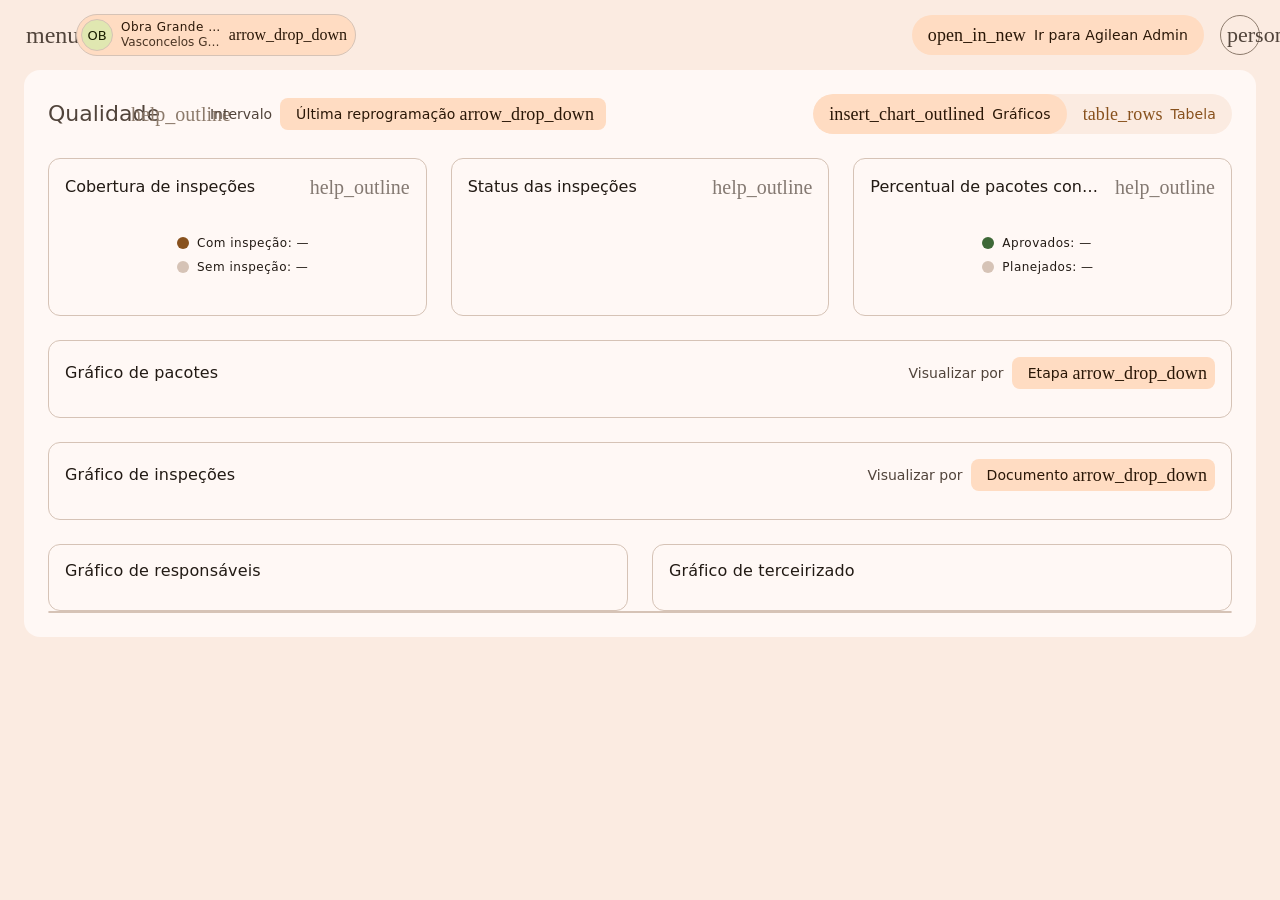
<file: index.html>
<!DOCTYPE html>
<html lang="pt-BR">
<head>
<meta charset="UTF-8">
<meta http-equiv="refresh" content="0; url=Prot%C3%B3tipo_final.html">
<title>Portal de Qualidade</title>
</head>
<body>
<p>Redirecionando para o <a href="Prot%C3%B3tipo_final.html">protótipo</a>...</p>
</body>
</html>
</file>
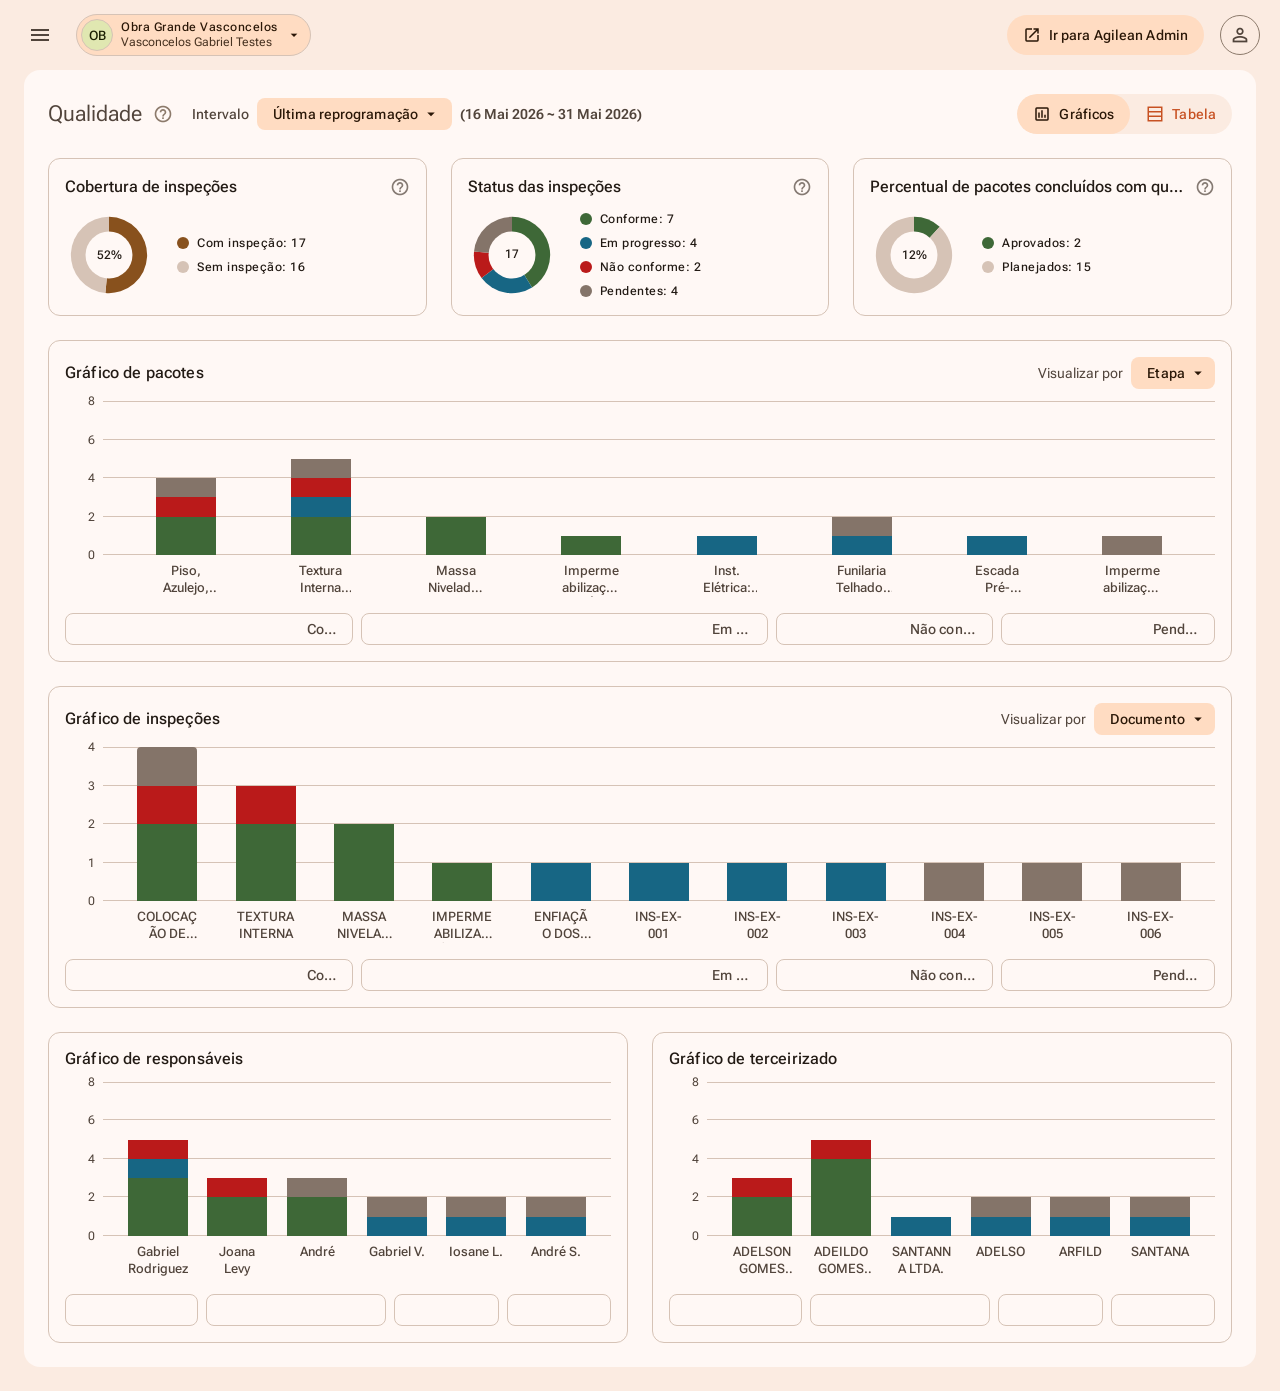
<file: Protótipo_final.html>
<!doctype html>
<html lang="pt-BR" class="product-cpo">
<head>
<meta charset="utf-8">
<meta name="viewport" content="width=device-width, initial-scale=1">
<title>Qualidade · Agilean</title>
<link rel="stylesheet" href="design-system/colors_and_type.css">
<link rel="stylesheet" href="https://fonts.googleapis.com/icon?family=Material+Icons">
<!-- MD3: tipografia padrão Material (Roboto Flex) -->
<link rel="preconnect" href="https://fonts.googleapis.com">
<link rel="preconnect" href="https://fonts.gstatic.com" crossorigin>
<link rel="stylesheet" href="https://fonts.googleapis.com/css2?family=Roboto+Flex:opsz,wght@8..144,400..700&display=swap">
<style>
  /* ============================================================
     Base
     ============================================================ */
  * { box-sizing: border-box; }

  /* =====================================================================
     MATERIAL DESIGN 3 — Camada de tokens (md.sys)
     Mapeada a partir do design system Agilean para preservar a identidade
     (indigo CPO = primary, laranja = tertiary, neutros quentes = surfaces).
     Tema: apenas claro. Tipografia: Roboto Flex.
     ===================================================================== */
  :root {
    /* ---- Fonte base do MD3 (sobrescreve DM Sans do design system) ---- */
    --font-sans: 'Roboto Flex', 'Roboto', system-ui, -apple-system, sans-serif;
    --md-ref-typeface-plain: 'Roboto Flex', 'Roboto', system-ui, sans-serif;
    --md-ref-typeface-brand: 'Roboto Flex', 'Roboto', system-ui, sans-serif;

    /* ---- Color · Primary (CPO indigo) ---- */
    --md-sys-color-primary: #4A57A0;            /* cpo-40 */
    --md-sys-color-on-primary: #FFFFFF;
    --md-sys-color-primary-container: #D1D5EC;  /* cpo-90 */
    --md-sys-color-on-primary-container: #1D2340; /* cpo-10 */
    --md-sys-color-primary-fixed: #D1D5EC;
    --md-sys-color-primary-fixed-dim: #A3ABD9;
    --md-sys-color-on-primary-fixed: #1D2340;
    --md-sys-color-on-primary-fixed-variant: #3B4680;

    /* ---- Color · Secondary (steel warm gray) ---- */
    --md-sys-color-secondary: #5c6062;          /* steel-50 */
    --md-sys-color-on-secondary: #FFFFFF;
    --md-sys-color-secondary-container: #e0e1e3; /* steel-90 */
    --md-sys-color-on-secondary-container: #27292b; /* steel-20 */

    /* ---- Color · Tertiary (brand orange — acento) ---- */
    --md-sys-color-tertiary: #FD7236;           /* brand-50 */
    --md-sys-color-on-tertiary: #FFFFFF;
    --md-sys-color-tertiary-container: #FEDBC6; /* brand-90 */
    --md-sys-color-on-tertiary-container: #5C2513; /* brand-10 */

    /* ---- Color · Error ---- */
    --md-sys-color-error: #dc2626;
    --md-sys-color-on-error: #FFFFFF;
    --md-sys-color-error-container: #fef2f2;
    --md-sys-color-on-error-container: #b91c1c;

    /* ---- Color · Surfaces (neutros quentes — a identidade da marca) ---- */
    --md-sys-color-background: #faf8f6;
    --md-sys-color-on-background: #3d2e22;
    --md-sys-color-surface: #faf8f6;            /* neutral-bg (cream) */
    --md-sys-color-on-surface: #3d2e22;         /* neutral-text (brown) */
    --md-sys-color-on-surface-variant: #5a4a3c; /* neutral-text-muted */
    --md-sys-color-surface-variant: #f0e9e2;
    --md-sys-color-surface-dim: #ece3da;
    --md-sys-color-surface-bright: #fefcfa;
    --md-sys-color-surface-container-lowest: #ffffff;
    --md-sys-color-surface-container-low: #fdfaf7;
    --md-sys-color-surface-container: #f5f0eb;  /* neutral-muted */
    --md-sys-color-surface-container-high: #efe7df;
    --md-sys-color-surface-container-highest: #e9dfd5;
    --md-sys-color-surface-tint: #4A57A0;       /* = primary, p/ overlays tonais */

    /* ---- Color · Outline / Inverse / Misc ---- */
    --md-sys-color-outline: #8c7a6b;            /* neutral-subtle — bordas de campos */
    --md-sys-color-outline-variant: #e8ddd3;    /* neutral-border — divisores */
    --md-sys-color-inverse-surface: #36302b;
    --md-sys-color-inverse-on-surface: #faf3ec;
    --md-sys-color-inverse-primary: #A3ABD9;    /* cpo-80 */
    --md-sys-color-shadow: #000000;
    --md-sys-color-scrim: rgba(45, 34, 26, 0.45);

    /* ---- Shape (corner radius) ---- */
    --md-sys-shape-corner-none: 0;
    --md-sys-shape-corner-extra-small: 4px;
    --md-sys-shape-corner-small: 8px;
    --md-sys-shape-corner-medium: 12px;
    --md-sys-shape-corner-large: 16px;
    --md-sys-shape-corner-large-increased: 20px;
    --md-sys-shape-corner-extra-large: 28px;
    --md-sys-shape-corner-full: 9999px;

    /* ---- Elevation (sombra tonal quente — não cinza genérico) ---- */
    --md-sys-elevation-0: none;
    --md-sys-elevation-1: 0 1px 2px rgba(61,46,34,0.10), 0 1px 3px 1px rgba(61,46,34,0.06);
    --md-sys-elevation-2: 0 1px 2px rgba(61,46,34,0.12), 0 2px 6px 2px rgba(61,46,34,0.08);
    --md-sys-elevation-3: 0 4px 8px 3px rgba(61,46,34,0.08), 0 1px 3px rgba(61,46,34,0.14);
    --md-sys-elevation-4: 0 6px 10px 4px rgba(61,46,34,0.08), 0 2px 3px rgba(61,46,34,0.14);
    --md-sys-elevation-5: 0 8px 12px 6px rgba(61,46,34,0.09), 0 4px 4px rgba(61,46,34,0.15);

    /* ---- State layer opacities ---- */
    --md-sys-state-hover-opacity: 0.08;
    --md-sys-state-focus-opacity: 0.10;
    --md-sys-state-pressed-opacity: 0.10;
    --md-sys-state-dragged-opacity: 0.16;

    /* ---- Motion (easing/duração) ---- */
    --md-sys-motion-easing-standard: cubic-bezier(0.2, 0, 0, 1);
    --md-sys-motion-easing-standard-decelerate: cubic-bezier(0, 0, 0, 1);
    --md-sys-motion-easing-standard-accelerate: cubic-bezier(0.3, 0, 1, 1);
    --md-sys-motion-easing-emphasized: cubic-bezier(0.2, 0, 0, 1);
    --md-sys-motion-easing-emphasized-decelerate: cubic-bezier(0.05, 0.7, 0.1, 1);
    --md-sys-motion-easing-emphasized-accelerate: cubic-bezier(0.3, 0, 0.8, 0.15);
    --md-sys-motion-duration-short: 200ms;
    --md-sys-motion-duration-medium: 300ms;
    --md-sys-motion-duration-long: 500ms;

    /* ---- Typescale (Roboto Flex) ---- */
    --md-sys-typescale-display-large-size: 57px;   --md-sys-typescale-display-large-line: 64px;   --md-sys-typescale-display-large-weight: 400; --md-sys-typescale-display-large-tracking: -0.25px;
    --md-sys-typescale-display-medium-size: 45px;  --md-sys-typescale-display-medium-line: 52px;  --md-sys-typescale-display-medium-weight: 400;
    --md-sys-typescale-display-small-size: 36px;   --md-sys-typescale-display-small-line: 44px;   --md-sys-typescale-display-small-weight: 400;
    --md-sys-typescale-headline-large-size: 32px;  --md-sys-typescale-headline-large-line: 40px;  --md-sys-typescale-headline-large-weight: 400;
    --md-sys-typescale-headline-medium-size: 28px; --md-sys-typescale-headline-medium-line: 36px; --md-sys-typescale-headline-medium-weight: 400;
    --md-sys-typescale-headline-small-size: 24px;  --md-sys-typescale-headline-small-line: 32px;  --md-sys-typescale-headline-small-weight: 400;
    --md-sys-typescale-title-large-size: 22px;     --md-sys-typescale-title-large-line: 28px;     --md-sys-typescale-title-large-weight: 500;
    --md-sys-typescale-title-medium-size: 16px;    --md-sys-typescale-title-medium-line: 24px;    --md-sys-typescale-title-medium-weight: 600; --md-sys-typescale-title-medium-tracking: 0.15px;
    --md-sys-typescale-title-small-size: 14px;     --md-sys-typescale-title-small-line: 20px;     --md-sys-typescale-title-small-weight: 600; --md-sys-typescale-title-small-tracking: 0.1px;
    --md-sys-typescale-body-large-size: 16px;      --md-sys-typescale-body-large-line: 24px;      --md-sys-typescale-body-large-weight: 400; --md-sys-typescale-body-large-tracking: 0.5px;
    --md-sys-typescale-body-medium-size: 14px;     --md-sys-typescale-body-medium-line: 20px;     --md-sys-typescale-body-medium-weight: 400; --md-sys-typescale-body-medium-tracking: 0.25px;
    --md-sys-typescale-body-small-size: 12px;      --md-sys-typescale-body-small-line: 16px;      --md-sys-typescale-body-small-weight: 400; --md-sys-typescale-body-small-tracking: 0.4px;
    --md-sys-typescale-label-large-size: 14px;     --md-sys-typescale-label-large-line: 20px;     --md-sys-typescale-label-large-weight: 500; --md-sys-typescale-label-large-tracking: 0.1px;
    --md-sys-typescale-label-medium-size: 12px;    --md-sys-typescale-label-medium-line: 16px;    --md-sys-typescale-label-medium-weight: 500; --md-sys-typescale-label-medium-tracking: 0.5px;
    --md-sys-typescale-label-small-size: 11px;     --md-sys-typescale-label-small-line: 16px;     --md-sys-typescale-label-small-weight: 500; --md-sys-typescale-label-small-tracking: 0.5px;
  }

  /* =====================================================================
     FIGMA — Paleta quente (node 68:3595 · file 1a2NH2WuhCOkheokztMsur)
     Sobrescreve os tokens MD3 da tela de Qualidade para refletir fielmente
     o design enviado (pêssego / marrom). Mantém os tokens originais acima
     como referência; este bloco vence por vir depois no cascade.
     ===================================================================== */
  :root {
    --md-sys-color-primary: #88511d;              /* Figma · primary (marrom-laranja) */
    --md-sys-color-on-primary: #ffffff;
    --md-sys-color-secondary-container: #ffdcc2;  /* pills / botões tonais */
    --md-sys-color-on-secondary-container: #2a1707;
    --md-sys-color-tertiary-container: #e0e7b1;   /* avatar do projeto */
    --md-sys-color-on-tertiary-container: #191e00;
    --md-sys-color-background: #fbebe1;           /* fundo da tela / top bar */
    --md-sys-color-on-background: #221a14;
    --md-sys-color-surface: #fff8f5;              /* painel branco / cards de gráfico */
    --md-sys-color-on-surface: #221a14;
    --md-sys-color-on-surface-variant: #51443b;
    --md-sys-color-surface-container: #fbebe1;    /* container do toggle Gráficos/Tabela */
    --md-sys-color-outline-variant: #d6c3b6;      /* bordas dos cards */
    --md-sys-color-inverse-surface: #382f28;
    --md-sys-color-inverse-on-surface: #feeee4;
  }

  body {
    margin: 0;
    background: var(--md-sys-color-background); /* Figma · #fbebe1 — sem moldura ao redor */
    font-family: var(--font-sans);
    color: var(--md-sys-color-on-surface);
    font-optical-sizing: auto;
    padding: 0;
  }
  button { font-family: inherit; }

  /* Moldura externa arredondada (visual da imagem) */
  .app-frame {
    background: var(--md-sys-color-background); /* Figma · #fbebe1 (pêssego) */
    border-radius: 0;
    box-shadow: none;
    overflow: visible; /* visible p/ não quebrar o position:sticky do .shell */
    min-height: 100vh;
  }

  /* Helpers de tipografia MD3 (uso pontual) */
  .md-display-small { font-size: var(--md-sys-typescale-display-small-size); line-height: var(--md-sys-typescale-display-small-line); font-weight: var(--md-sys-typescale-display-small-weight); }
  .md-headline-small { font-size: var(--md-sys-typescale-headline-small-size); line-height: var(--md-sys-typescale-headline-small-line); font-weight: var(--md-sys-typescale-headline-small-weight); }
  .md-title-large { font-size: var(--md-sys-typescale-title-large-size); line-height: var(--md-sys-typescale-title-large-line); font-weight: var(--md-sys-typescale-title-large-weight); }
  .md-title-medium { font-size: var(--md-sys-typescale-title-medium-size); line-height: var(--md-sys-typescale-title-medium-line); font-weight: var(--md-sys-typescale-title-medium-weight); }
  .md-label-large { font-size: var(--md-sys-typescale-label-large-size); line-height: var(--md-sys-typescale-label-large-line); font-weight: var(--md-sys-typescale-label-large-weight); letter-spacing: var(--md-sys-typescale-label-large-tracking); }

  .mi { font-family: 'Material Icons Outlined'; font-style: normal; line-height: 1; }

  /* ============================================================
     App shell (matches screenshots: hamburger + workspace + session + user)
     ============================================================ */
  /* MD3 top app bar */
  .shell {
    position: sticky; top: 0; z-index: 100;
    display: flex; align-items: center; gap: 16px;
    padding: 14px 20px; min-height: 64px;
    background: var(--md-sys-color-background); /* mesma cor pêssego do .app-frame */
  }
  /* MD3 standard icon button (40dp, full, state layer) */
  .icon-btn {
    width: 40px; height: 40px; border-radius: var(--md-sys-shape-corner-full); border: 0;
    background: transparent; flex-shrink: 0;
    display: grid; place-items: center; cursor: pointer;
    color: var(--md-sys-color-on-surface-variant);
    transition: background var(--md-sys-motion-duration-short) var(--md-sys-motion-easing-standard);
  }
  .icon-btn:hover { background: color-mix(in oklab, var(--md-sys-color-on-surface) 8%, transparent); }
  .icon-btn:active { background: color-mix(in oklab, var(--md-sys-color-on-surface) 10%, transparent); }
  .icon-btn .mi { font-size: 24px; }

  /* Workspace pill — superfície tonal MD3 */
  .ws-pill {
    display: flex; align-items: center; gap: 8px;
    padding: 4px 8px 4px 4px; border-radius: var(--md-sys-shape-corner-full);
    background: var(--md-sys-color-secondary-container);
    border: 1px solid var(--md-sys-color-outline-variant);
    cursor: pointer; max-width: 280px; min-width: 164px;
    transition: background var(--md-sys-motion-duration-short) var(--md-sys-motion-easing-standard);
  }
  .ws-pill:hover { background: color-mix(in oklab, var(--md-sys-color-on-secondary-container) 6%, var(--md-sys-color-secondary-container)); }
  .ws-pill .av {
    width: 32px; height: 32px; border-radius: var(--md-sys-shape-corner-full);
    background: var(--md-sys-color-tertiary-container); color: var(--md-sys-color-on-tertiary-container);
    border: 1px solid var(--md-sys-color-outline-variant);
    display: grid; place-items: center; font-size: 13px; font-weight: 500;
    flex-shrink: 0; /* avatar nunca encolhe */
  }
  .ws-pill .meta { line-height: 1.25; min-width: 0; flex: 1; }
  .ws-pill .meta .n {
    font-size: var(--md-sys-typescale-label-medium-size); font-weight: 500;
    letter-spacing: var(--md-sys-typescale-label-medium-tracking);
    color: var(--md-sys-color-on-secondary-container);
    white-space: nowrap; overflow: hidden; text-overflow: ellipsis;
  }
  .ws-pill .meta .s {
    font-size: var(--md-sys-typescale-body-small-size); color: var(--md-sys-color-on-secondary-container);
    font-weight: 400; opacity: 0.85;
    white-space: nowrap; overflow: hidden; text-overflow: ellipsis;
  }
  .ws-pill .car { margin-left: auto; color: var(--md-sys-color-on-secondary-container); flex-shrink: 0; }

  .shell .spacer { flex: 1; }
  /* MD3 filled-tonal button */
  .session-btn {
    display: inline-flex; align-items: center; gap: 8px;
    height: 40px; padding: 0 16px; border-radius: var(--md-sys-shape-corner-full);
    min-width: 0; /* permite encolher e o texto truncar */
    background: var(--md-sys-color-secondary-container); color: var(--md-sys-color-on-secondary-container);
    border: 0; cursor: pointer;
    font-size: var(--md-sys-typescale-label-large-size); font-weight: var(--md-sys-typescale-label-large-weight);
    letter-spacing: var(--md-sys-typescale-label-large-tracking);
    transition: background var(--md-sys-motion-duration-short) var(--md-sys-motion-easing-standard), box-shadow var(--md-sys-motion-duration-short);
  }
  .session-btn:hover {
    background: color-mix(in oklab, var(--md-sys-color-on-secondary-container) 8%, var(--md-sys-color-secondary-container));
    box-shadow: var(--md-sys-elevation-1);
  }
  .session-btn:active { background: color-mix(in oklab, var(--md-sys-color-on-secondary-container) 10%, var(--md-sys-color-secondary-container)); }
  .session-btn .mi { font-size: 18px; flex-shrink: 0; }
  .session-btn .label { overflow: hidden; text-overflow: ellipsis; white-space: nowrap; min-width: 0; }

  /* MD3 outlined icon button */
  .user-btn {
    width: 40px; height: 40px; border-radius: var(--md-sys-shape-corner-full);
    border: 1px solid var(--md-sys-color-outline); flex-shrink: 0;
    background: transparent; display: grid; place-items: center; cursor: pointer;
    color: var(--md-sys-color-on-surface-variant);
    transition: background var(--md-sys-motion-duration-short) var(--md-sys-motion-easing-standard);
  }
  .user-btn:hover { background: color-mix(in oklab, var(--md-sys-color-on-surface) 8%, transparent); }
  .user-btn .mi { font-size: 22px; }

  /* ============================================================
     Page content
     ============================================================ */
  .page {
    padding: 0 24px 24px;
  }

  /* Painel branco arredondado do Figma (Panel / Singleton) que envolve
     header + indicadores + gráficos. */
  .panel {
    background: var(--md-sys-color-surface);          /* #fff8f5 */
    border-radius: var(--md-sys-shape-corner-large);  /* 16px */
    padding: 24px;
    display: flex; flex-direction: column; gap: 24px;
  }

  .breadcrumb {
    display: grid;
    grid-template-columns: auto 1fr auto;
    grid-template-areas: "title interval tabs";
    align-items: center;
    column-gap: 16px;
    font-size: 22px; font-weight: 600;
    margin-bottom: 0;
  }
  .bc-title { grid-area: title; display: inline-flex; align-items: center; gap: 8px; min-width: 0; }
  .bc-interval { grid-area: interval; display: inline-flex; align-items: center; gap: 8px; min-width: 0; }
  .bc-interval .sep, .bc-interval .reprog-label, .bc-interval .interval-range { flex-shrink: 0; }
  /* O dropdown encolhe e seu rótulo trunca (a data permanece inteira) */
  .bc-interval .interval-wrap { flex-shrink: 1; min-width: 0; }
  .bc-interval #interval-btn { min-width: 0; max-width: 100%; }
  .bc-interval #interval-btn-label { min-width: 0; overflow: hidden; text-overflow: ellipsis; white-space: nowrap; }
  .bc-interval #interval-btn .mi { flex-shrink: 0; }
  .breadcrumb .view-tabs { grid-area: tabs; }
  /* Medium (≤839px · MD3): o controle "Intervalo" desce para a 2ª linha */
  @media (max-width: 839px) {
    .breadcrumb {
      grid-template-columns: 1fr auto;
      grid-template-areas:
        "title tabs"
        "interval interval";
      row-gap: 10px;
    }
    .bc-interval .sep { display: none; }
  }

  /* ---- View mode tabs (Dashboard / Tabela) ---- */
  /* MD3 segmented button */
  .view-tabs {
    display: inline-flex; height: 40px;
    background: var(--md-sys-color-surface-container); /* #fbebe1 (pêssego) */
    border: 0;
    border-radius: var(--md-sys-shape-corner-large-increased); /* 20px */
    padding: 0; gap: 0; overflow: hidden;
  }
  .view-tab {
    display: flex; align-items: center; gap: 8px;
    padding: 0 16px; border-radius: var(--md-sys-shape-corner-large-increased);
    font-size: var(--md-sys-typescale-label-large-size); font-weight: var(--md-sys-typescale-label-large-weight);
    letter-spacing: var(--md-sys-typescale-label-large-tracking);
    cursor: pointer; border: 0;
    background: transparent; color: var(--md-sys-color-primary);
    transition: background var(--md-sys-motion-duration-short) var(--md-sys-motion-easing-standard), color var(--md-sys-motion-duration-short);
    font-family: inherit;
  }
  .view-tab + .view-tab { border-left: 0; }
  .view-tab:hover { background: color-mix(in oklab, var(--md-sys-color-primary) 8%, transparent); }
  .view-tab.active {
    background: var(--md-sys-color-secondary-container); color: var(--md-sys-color-on-secondary-container);
    box-shadow: none;
  }
  .view-tab .mi { font-size: 18px; }

  /* ---- Pane visibility ---- */
  #screen-grafico[data-view="tabela"]    .dashboard-pane { display: none; }
  #screen-grafico[data-view="dashboard"] .tabela-pane    { display: none; }
  /* Na aba Tabela os indicadores KPI ficam ocultos */
  #screen-grafico[data-view="tabela"]    .kpi-cards-row { display: none; }
  .breadcrumb .crumb { color: var(--md-sys-color-on-surface-variant); cursor: pointer; }
  .breadcrumb .crumb:hover { color: var(--md-sys-color-on-surface); }
  .breadcrumb .sep { display: none; }
  .page-title {
    color: var(--md-sys-color-on-surface-variant); font-weight: 400;
    font-size: var(--md-sys-typescale-title-large-size);
    line-height: var(--md-sys-typescale-title-large-line);
  }

  /* ---- Breadcrumb extra controls ---- */
  .reprog-label { font-size: var(--md-sys-typescale-body-medium-size); font-weight: 500; color: var(--md-sys-color-on-surface-variant); }
  /* Botão intervalo — laranja preenchido (tertiary) */
  .reprog-btn {
    display: inline-flex; align-items: center; gap: 4px;
    height: 32px; padding: 0 12px 0 16px; border-radius: var(--md-sys-shape-corner-small);
    background: var(--md-sys-color-secondary-container); color: var(--md-sys-color-on-secondary-container);
    border: 0; cursor: pointer;
    font-size: var(--md-sys-typescale-label-large-size); font-weight: var(--md-sys-typescale-label-large-weight);
    letter-spacing: var(--md-sys-typescale-label-large-tracking);
    font-family: inherit;
    box-shadow: none;
    transition: background var(--md-sys-motion-duration-short) var(--md-sys-motion-easing-standard);
  }
  .reprog-btn:hover { background: color-mix(in oklab, var(--md-sys-color-on-secondary-container) 8%, var(--md-sys-color-secondary-container)); box-shadow: none; }
  .reprog-btn .mi { font-size: 18px; }
  .breadcrumb-spacer { flex: 1; }

  /* Intervalo de dados — botão + dropdown */
  .interval-wrap { position: relative; display: inline-flex; }
  #interval-btn .mi { transition: transform var(--md-sys-motion-duration-short) var(--md-sys-motion-easing-standard); }
  .interval-wrap:has(#interval-menu.open) #interval-btn .mi { transform: rotate(180deg); }
  /* .pop.interval-menu (2 classes) p/ vencer o .pop base, definido depois no CSS */
  /* Figma · menu de intervalo: container pêssego, itens largura cheia, ativo #ffdcc2 */
  .pop.interval-menu {
    left: 0; right: auto; top: calc(100% + 6px);
    min-width: 256px; padding: 8px 0;
    border-radius: var(--md-sys-shape-corner-small); /* 8px */
    background: var(--md-sys-color-surface-container);  /* #fbebe1 */
    overflow: hidden;
  }
  .interval-opt {
    display: flex; align-items: center; gap: 12px;
    width: 100%; padding: 8px 16px;
    border: 0; background: transparent; cursor: pointer;
    border-radius: 0;
    font-family: inherit; text-align: left;
    color: var(--md-sys-color-on-secondary-container);
    transition: background var(--md-sys-motion-duration-short) var(--md-sys-motion-easing-standard);
  }
  .interval-opt:hover { background: color-mix(in oklab, var(--md-sys-color-on-surface) 8%, transparent); }
  .interval-opt.active { background: var(--md-sys-color-secondary-container); color: var(--md-sys-color-on-secondary-container); }
  .interval-opt-text { display: flex; flex-direction: column; gap: 0; min-width: 0; padding: 4px 0; }
  .interval-opt-title { font-size: var(--md-sys-typescale-body-medium-size); font-weight: 400; line-height: var(--md-sys-typescale-body-medium-line); }
  .interval-opt-dates { font-size: var(--md-sys-typescale-body-small-size); color: var(--md-sys-color-on-surface-variant); line-height: var(--md-sys-typescale-body-small-line); }
  .interval-opt.active .interval-opt-dates { color: var(--md-sys-color-on-secondary-container); }
  .interval-opt .check { margin-left: auto; flex-shrink: 0; font-size: 20px; visibility: hidden; color: var(--md-sys-color-on-secondary-container); padding-left: 24px; }
  .interval-opt.active .check { visibility: visible; color: var(--md-sys-color-on-secondary-container); }
  .interval-range { font-size: var(--md-sys-typescale-body-medium-size); color: var(--md-sys-color-on-surface-variant); }

  /* MD3 elevated card */
  .card {
    background: var(--md-sys-color-surface-container-low);
    border: 0;
    border-radius: var(--md-sys-shape-corner-large);
    box-shadow: var(--md-sys-elevation-1);
  }

  /* ============================================================
     KPI strip (Tela 1)
     ============================================================ */
  /* Linha que envolve os cards de indicadores no dashboard */
  .kpi-cards-row {
    display: grid;
    grid-template-columns: repeat(3, minmax(0, 1fr)); /* colunas iguais (não expandem com o conteúdo) */
    gap: 24px;
  }
  /* Cada KPI agora é um card independente — Figma: borda plana, raio 12, sem sombra */
  .kpi-card {
    padding: 16px;
    min-height: 156px;
    min-width: 0;            /* permite encolher dentro do grid (evita vazar a row quando estreito) */
    background: var(--md-sys-color-surface);
    border: 1px solid var(--md-sys-color-outline-variant);
    border-radius: var(--md-sys-shape-corner-medium); /* 12px */
    box-shadow: none;
    position: relative; /* âncora p/ overlay de skeleton */
  }
  /* Figma · Indicator = header (título + ajuda) + corpo (donut + legendas), gap 12px.
     3 classes p/ vencer a regra de densidade (html[data-density] .kpi { padding }). */
  .kpi-cards-row .kpi-card .kpi { display: flex; flex-direction: column; gap: 12px; padding: 0; }
  /* 3 classes p/ vencer a regra de densidade (html[data-density] .kpi-label) */
  .kpi-card .kpi .kpi-label { height: 24px; min-height: 24px; line-height: 24px; font-weight: 500; overflow: visible; }
  /* SVG como block elimina o gap de ~4px do baseline inline (corpo = 88px exatos) */
  #avq-svg, #pie-svg, #ppcq-svg { display: block; }
  .kpi-strip {
    display: grid;
    grid-template-columns: 1.05fr 1.6fr 1.8fr 1fr 1fr 1.15fr;
    gap: 0;
    padding: 22px 4px;
  }
  /* Modificadores de colunas para os cards separados */
  .kpi-strip--2 { grid-template-columns: 1fr 1fr; }
  .kpi-strip--3 { grid-template-columns: 1fr 1fr 1fr; }
  .kpi-strip--4 { grid-template-columns: 1.8fr 1fr 1fr 1.15fr; }
  .kpi {
    position: relative;
    padding: 8px 0;
    cursor: pointer;
    transition: background var(--md-sys-motion-duration-short) var(--md-sys-motion-easing-standard);
  }
  .kpi[data-filterable="false"] { cursor: default; }
  .kpi[data-filterable="true"]:hover { background: color-mix(in oklab, var(--md-sys-color-primary) 8%, transparent); }
  .kpi[data-filterable="true"].active {
    background: var(--md-sys-color-primary-container);
    box-shadow: inset 3px 0 0 var(--md-sys-color-primary);
  }
  /* Amber alert card */
  .kpi.kpi-alert {
    box-shadow: inset 3px 0 0 #f59e0b;
    background: #fffbeb;
    cursor: pointer;
    transition: background 0.15s;
  }
  .kpi.kpi-alert:hover { background: #fef3c7; }
  .kpi.kpi-alert.active { box-shadow: inset 3px 0 0 #f59e0b, 0 0 0 2px #f59e0b inset; }
  .kpi.kpi-alert .kpi-label { color: #92400e; }
  .kpi-alert-value {
    margin-top: 14px;
    font-size: 32px; font-weight: 700;
    color: #b45309; font-variant-numeric: tabular-nums;
  }
  .kpi-alert-pct {
    font-size: 13px; font-weight: 600; color: #b45309; margin-top: 3px;
  }
  .kpi-alert-sub {
    font-size: 11px; color: #92400e; opacity: 0.7; margin-top: 1px;
  }
  /* semInspeção badge */
  .kpi-label {
    display: flex; align-items: center; gap: 4px; flex-wrap: nowrap;
    font-size: var(--md-sys-typescale-title-medium-size); font-weight: var(--md-sys-typescale-title-medium-weight);
    color: var(--md-sys-color-on-surface);
    line-height: 1.35; min-height: 36px;
  }
  /* Texto do rótulo: cresce e trunca; o ícone de ajuda permanece visível */
  .kpi-label-text {
    flex: 1 1 0; min-width: 0;
    white-space: nowrap; overflow: hidden; text-overflow: ellipsis;
  }
  .kpi-value {
    margin-top: 18px;
    font-size: 28px; font-weight: 700; color: var(--md-sys-color-on-surface);
    font-variant-numeric: tabular-nums;
  }
  .kpi .help {
    display: inline-flex; align-items: center; gap: 6px;
    color: var(--md-sys-color-on-surface-variant); font-size: 13px; font-weight: 500;
  }
  .kpi .help .mi { font-size: 16px; color: var(--md-sys-color-outline); }

  /* ---- KPI info tooltip ---- */
  .kpi-help-wrap {
    position: relative;
    display: inline-flex; align-items: center;
    vertical-align: middle;
  }
  .kpi-help-icon {
    font-size: 20px; color: var(--md-sys-color-on-surface-variant);
    cursor: help; margin-left: 5px; opacity: 0.7;
    transition: opacity 0.15s; user-select: none;
  }
  .kpi-help-wrap:hover .kpi-help-icon { opacity: 1; color: var(--md-sys-color-primary); }
  /* MD3 rich tooltip — superfície tonal clara */
  .kpi-help-tip {
    position: absolute;
    top: calc(100% + 8px); left: 0;
    width: 280px;
    background: var(--md-sys-color-surface-container);
    color: var(--md-sys-color-on-surface-variant);
    border-radius: var(--md-sys-shape-corner-medium);
    padding: 13px 16px;
    font-size: var(--md-sys-typescale-body-small-size); font-weight: 400;
    line-height: 1.6; letter-spacing: var(--md-sys-typescale-body-small-tracking);
    white-space: normal; text-align: left;
    box-shadow: var(--md-sys-elevation-2);
    pointer-events: none;
    opacity: 0; transition: opacity var(--md-sys-motion-duration-short) var(--md-sys-motion-easing-standard);
    z-index: 200;
  }
  .kpi-help-tip strong { color: var(--md-sys-color-on-surface); font-weight: 600; }
  .kpi-help-wrap:hover .kpi-help-tip { opacity: 1; }
  /* Tooltip alinhado à direita (para indicadores na borda direita) */
  .kpi-help-wrap--end .kpi-help-tip { left: auto; right: 0; }

  /* Avanço vs Qualidade pie — mesmos estados visuais dos outros donuts */
  #avq-svg path[data-avq-slice] { cursor: pointer; transition: filter 0.15s, opacity 0.15s; }
  #avq-svg path[data-avq-slice]:hover { filter: brightness(0.88); }
  #avq-svg path[data-avq-slice].active { filter: brightness(0.82); stroke: var(--md-sys-color-on-surface); stroke-width: 2; stroke-linejoin: round; }
  #avq-svg path[data-avq-slice].dim { opacity: 0.3; }

  /* Status pie chart */
  .status-pie {
    margin-top: 0; display: flex; align-items: center; gap: 24px;
  }
  .status-pie svg { flex-shrink: 0; overflow: visible; }
  .pie-slice {
    cursor: pointer;
    transition: opacity 0.15s, filter 0.15s;
  }
  .pie-slice:hover { filter: brightness(0.88); }
  .pie-slice.active { filter: brightness(0.82); stroke: var(--md-sys-color-on-surface); stroke-width: 2; stroke-linejoin: round; }
  .pie-slice.dim { opacity: 0.3; }
  /* PPCQ pie — mesmos estados visuais */
  #ppcq-svg path[data-ppcq-slice] { cursor: pointer; transition: filter 0.15s, opacity 0.15s; }
  #ppcq-svg path[data-ppcq-slice]:hover { filter: brightness(0.88); }
  #ppcq-svg path[data-ppcq-slice].active { filter: brightness(0.82); stroke: var(--md-sys-color-on-surface); stroke-width: 2; stroke-linejoin: round; }
  #ppcq-svg path[data-ppcq-slice].dim { opacity: 0.3; }
  .pie-legend { display: flex; flex-direction: column; gap: 8px; flex: 1; min-width: 0; }
  .pie-legend-item {
    display: flex; align-items: center; gap: 8px;
    font-size: 12px; font-weight: 500; letter-spacing: 0.5px; line-height: 16px;
    color: var(--md-sys-color-on-surface); cursor: pointer; white-space: nowrap;
    padding: 0 5px; border-radius: 5px; margin: 0 -5px;
    transition: background 0.15s, color 0.15s, opacity 0.15s;
    user-select: none;
  }
  .pie-legend-item .pie-leg-label { flex: 1; min-width: 0; overflow: hidden; text-overflow: ellipsis; }
  .pie-legend-item .pie-leg-label strong { font-weight: 500; }
  .pie-legend-item:hover { background: var(--md-sys-color-surface-container); color: var(--md-sys-color-on-surface); }
  .pie-legend-item .sw { width: 12px; height: 12px; border-radius: var(--md-sys-shape-corner-full); flex-shrink: 0; transition: opacity 0.15s, box-shadow 0.15s; }
  /* Estado desligado */
  .pie-legend-item.off { color: var(--md-sys-color-outline); }
  .pie-legend-item.off .sw { opacity: 0.2; box-shadow: inset 0 0 0 1.5px var(--md-sys-color-outline-variant); }
  .pie-legend-item.off .pie-leg-label { text-decoration: line-through; text-decoration-color: var(--md-sys-color-outline); }
  .status-total {
    margin-top: 8px; display: flex; justify-content: flex-end; align-items: center;
    font-size: 12px; color: var(--md-sys-color-on-surface-variant);
  }
  .status-total .total { color: var(--md-sys-color-on-surface); font-weight: 600; margin-left: 4px; }

  .kpi-pill-value {
    margin-top: 14px;
    font-size: 36px; font-weight: 700; font-variant-numeric: tabular-nums;
  }
  .kpi-pill-value.bad { color: var(--error); }
  .kpi-pill-value.ok  { color: var(--success); }

  /* ---- PPCQ Donut ---- */
  .kpi-sigla {
    display: inline-block; font-size: 11px; font-weight: 700;
    color: var(--md-sys-color-on-surface-variant); letter-spacing: 0.04em;
    background: var(--md-sys-color-surface-container); border: 1px solid var(--md-sys-color-outline-variant);
    padding: 1px 5px; border-radius: 4px; margin-right: 3px;
    vertical-align: middle; line-height: 1.6;
  }
  .ppcq-pie { margin-top: 0; display: flex; align-items: center; gap: 24px; }
  .ppcq-donut-wrap { flex-shrink: 0; }
  .ppcq-legend { display: flex; flex-direction: column; gap: 8px; flex: 1; min-width: 0; }
  .ppcq-leg-item {
    display: flex; align-items: center; gap: 8px;
    font-size: 12px; font-weight: 500; letter-spacing: 0.5px; line-height: 16px;
    color: var(--md-sys-color-on-surface); white-space: nowrap;
  }
  .ppcq-leg-item > span:last-child { flex: 1; min-width: 0; overflow: hidden; text-overflow: ellipsis; }
  .ppcq-dot { width: 12px; height: 12px; border-radius: var(--md-sys-shape-corner-full); flex-shrink: 0; }
  .ppcq-leg-val { color: var(--md-sys-color-on-surface); font-weight: 500; }

  /* ============================================================
     Section header
     ============================================================ */
  .section-title {
    font-size: 18px; font-weight: 600; color: var(--md-sys-color-on-surface-variant);
    margin: 28px 4px 14px;
  }

  /* ============================================================
     Chart
     ============================================================ */
  /* MD3 outlined card */
  /* Figma · card de gráfico — flex-col, gap 12px, padding 16px */
  .chart-wrap {
    background: var(--md-sys-color-surface);
    border: 1px solid var(--md-sys-color-outline-variant);
    border-radius: var(--md-sys-shape-corner-medium);
    padding: 16px;
    display: flex; flex-direction: column; gap: 12px;
  }
  /* gráfico + legenda dentro do corpo, com o mesmo gap de 12px do Figma */
  .chart-body { display: flex; flex-direction: column; gap: 12px; }
  .chart {
    position: relative;
    display: grid;
    grid-template-columns: 38px 1fr;
    gap: 0;
    height: 280px;
    /* Altura reservada p/ a faixa de rótulos do eixo X (até 2 linhas).
       O rodapé do eixo Y usa o mesmo valor p/ manter ticks e barras alinhados. */
    --chart-xaxis-h: 46px;
  }
  .y-axis {
    display: flex; flex-direction: column;
    /* Sem linha vertical de eixo — a base das barras é marcada pela gridline do "0". */
  }
  /* Área dos ticks: espelha .plot-inner (flex:1) para que o tick "0" caia na
     base das barras — e não na linha dos rótulos, como acontecia antes. */
  .y-axis .y-ticks { position: relative; flex: 1; }
  /* Rodapé: espelha a altura da faixa de rótulos (.x-axis). */
  .y-axis .y-foot { height: var(--chart-xaxis-h); flex: none; }
  .y-axis .tick {
    position: absolute; right: 8px; transform: translateY(50%);
    font-size: 12px; color: var(--md-sys-color-on-surface-variant); font-variant-numeric: tabular-nums;
  }
  /* Right column of .chart — scrolls horizontally when bars exceed available width.
     Wraps both the plot area (with bars + gridlines) and the x-axis labels so they
     stay in sync horizontally. */
  .plot-scroll {
    overflow-x: auto;
    overflow-y: hidden;
    height: 100%;
    display: flex;
    flex-direction: column;
    min-width: 0;
    scrollbar-width: thin;
    scrollbar-color: var(--md-sys-color-outline-variant) transparent;
  }
  .plot-scroll::-webkit-scrollbar { height: 8px; }
  .plot-scroll::-webkit-scrollbar-track { background: transparent; }
  .plot-scroll::-webkit-scrollbar-thumb {
    background: var(--md-sys-color-outline-variant); border-radius: 4px;
  }
  .plot-scroll::-webkit-scrollbar-thumb:hover { background: var(--md-sys-color-outline); }

  /* Inner content: width = max(content, 100% of plot-scroll).
     When bars overflow, this grows and plot-scroll scrolls. */
  .plot-inner {
    position: relative;
    flex: 1;
    display: flex;
    align-items: flex-end;
    justify-content: space-around;
    padding: 0 20px;
    gap: 10px;
    min-width: 100%;
    width: max-content;
  }
  .gridline {
    position: absolute; left: 0; right: 0;
    border-top: 1px solid var(--md-sys-color-outline-variant);
    pointer-events: none;
  }
  .bar-col {
    width: 60px;
    flex: none;
    height: 100%;
    display: flex; flex-direction: column-reverse;
    border-radius: 4px 4px 0 0;
    overflow: hidden;
  }
  .bar-seg {
    width: 100%;
    cursor: pointer;
    position: relative;
    transition: filter 0.15s;
  }
  .bar-seg:hover { filter: brightness(0.92); }
  .bar-seg.dim { opacity: 0.25; }
  .bar-seg.active {
    outline: 2px solid var(--md-sys-color-on-surface);
    outline-offset: -2px;
    z-index: 2;
  }
  .bar-seg.s-conf { background: #3e6837; } /* Figma · success */
  .bar-seg.s-prog { background: #176684; } /* Figma · progress */
  .bar-seg.s-ncf  { background: #ba1a1a; } /* Figma · error */
  .bar-seg.s-ini  { background: #847469; } /* pendente (outline) */

  /* X-axis lives inside plot-scroll so labels scroll with their bars.
     Mirrors plot-inner's width/spacing so each label aligns to its bar-col. */
  .x-axis {
    margin: 0; padding: 8px 20px 0;
    height: var(--chart-xaxis-h);
    display: flex; justify-content: space-around; align-items: flex-start;
    gap: 10px;
    min-width: 100%; width: max-content;
    font-size: 13px; color: var(--md-sys-color-on-surface-variant); font-weight: 500;
  }
  .x-axis span {
    width: 60px; flex: none;
    text-align: center;
    line-height: 1.3;
    overflow-wrap: break-word; word-break: break-word; hyphens: auto;
    /* Quebra em até 2 linhas; só trunca (com reticências) a partir da 3ª linha. */
    display: -webkit-box; -webkit-box-orient: vertical;
    -webkit-line-clamp: 2; line-clamp: 2;
    overflow: hidden;
  }

  /* ---- Dashboard multi-chart layout ---- */
  /* Force grid items to honor 1fr 1fr regardless of intrinsic content width —
     without this, a chart with many bars expands its column and shrinks the other. */
  .charts-grid > .chart-wrap { min-width: 0; }
  .charts-grid {
    display: grid; grid-template-columns: 1fr;
    gap: 24px;
    margin-top: 24px; margin-bottom: 0;
  }
  /* Responsáveis + Terceirizado lado a lado (2 colunas) */
  .charts-row-2 {
    display: grid; grid-template-columns: 1fr 1fr;
    gap: 24px; min-width: 0;
  }
  .charts-row-2 > .chart-wrap { min-width: 0; }
  /* Figma · header do card: gap entre header e corpo vem do .chart-wrap (gap 12) */
  .chart-header {
    display: flex; justify-content: space-between; align-items: center;
    gap: 12px; margin-bottom: 0;
  }
  .chart-header h3 {
    font-size: 16px; font-weight: 500; letter-spacing: 0.15px;
    color: var(--md-sys-color-on-surface); /* Figma · title-medium on-surface */
    margin: 0;
  }
  /* "Visualizar por" + seletor de dimensão agrupados à direita do cabeçalho */
  .chart-dim-wrap { display: inline-flex; align-items: center; gap: 8px; }
  .chart-dim-label {
    font-size: var(--md-sys-typescale-body-medium-size); font-weight: 400;
    color: var(--md-sys-color-on-surface-variant); white-space: nowrap;
  }
  /* Figma · chip pêssego (secondary-container), h32, raio 8, 14px/500 */
  .chart-dim-select {
    font-family: inherit; font-size: 14px; font-weight: 500; letter-spacing: 0.1px;
    height: 32px; padding: 0 32px 0 16px;
    border: 0;
    background-color: var(--md-sys-color-secondary-container);
    color: var(--md-sys-color-on-secondary-container);
    border-radius: var(--md-sys-shape-corner-small);
    cursor: pointer;
    appearance: none;
    background-image: url("data:image/svg+xml;utf8,<svg xmlns='http://www.w3.org/2000/svg' width='12' height='12' viewBox='0 0 12 12'><path d='M3 5l3 3 3-3' fill='none' stroke='%232a1707' stroke-width='1.4' stroke-linecap='round'/></svg>");
    background-repeat: no-repeat;
    background-position: right 12px center;
  }
  .chart-dim-select:hover { background-color: color-mix(in oklab, var(--md-sys-color-on-secondary-container) 8%, var(--md-sys-color-secondary-container)); }
  .chart-dim-select:focus { outline: 2px solid var(--md-sys-color-primary); outline-offset: 1px; }

  /* Botão custom "Visualizar por" (dropdown estilo Figma — substitui o <select>) */
  .dim-wrap { position: relative; display: inline-flex; }
  .chart-dim-btn {
    display: inline-flex; align-items: center; gap: 4px;
    height: 32px; padding: 0 8px 0 16px;
    border: 0; cursor: pointer; font-family: inherit;
    font-size: 14px; font-weight: 500; letter-spacing: 0.1px;
    background-color: var(--md-sys-color-secondary-container);
    color: var(--md-sys-color-on-secondary-container);
    border-radius: var(--md-sys-shape-corner-small);
    transition: background-color 0.15s;
  }
  .chart-dim-btn:hover { background-color: color-mix(in oklab, var(--md-sys-color-on-secondary-container) 8%, var(--md-sys-color-secondary-container)); }
  .chart-dim-btn .mi { font-size: 18px; transition: transform var(--md-sys-motion-duration-short) var(--md-sys-motion-easing-standard); }
  .chart-dim-btn.active .mi { transform: rotate(180deg); }
  /* Menu reaproveita .interval-opt; só muda posição/ancoragem (abre à direita) */
  .pop.dim-menu {
    right: 0; left: auto; top: calc(100% + 6px);
    min-width: 200px; padding: 8px 0;
    border-radius: var(--md-sys-shape-corner-small);
    background: var(--md-sys-color-surface-container);
    overflow: hidden;
  }
  /* Menu de inspeções: 220px p/ "Tipo de documento" não quebrar linha */
  #dim-menu-doc { min-width: 220px; }
  .chart-empty {
    display: flex; flex-direction: column;
    align-items: center; justify-content: center;
    height: 280px;
    gap: 8px;
    color: var(--md-sys-color-on-surface-variant);
    font-size: 13px; text-align: center;
  }
  .chart-empty .mi { font-size: 36px; opacity: 0.4; }
  /* Embedded empty state (inside .plot-scroll flex column) */
  .plot-scroll .chart-empty { flex: 1; height: auto; }
  /* Sub-text for empty state message */
  .chart-empty-sub {
    font-size: 12px; color: var(--md-sys-color-outline);
    margin-top: 4px; max-width: 200px; line-height: 1.45; text-align: center;
  }

  .legend {
    margin-top: 0;
    display: flex; gap: 8px; justify-content: center; flex-wrap: nowrap;
    overflow: hidden;
    font-size: 14px; color: var(--md-sys-color-on-surface-variant);
  }
  /* Figma · chips de legenda: h32, raio 8, transparente com borda, 14px/500 */
  .legend-item {
    display: inline-flex; align-items: center; gap: 8px;
    min-width: 0; flex-shrink: 1;
    height: 32px;
    cursor: pointer; padding: 0 16px; border-radius: var(--md-sys-shape-corner-small);
    /* reset button defaults */
    background: transparent; border: 1px solid var(--md-sys-color-outline-variant);
    font-family: inherit; font-size: 14px; font-weight: 500; letter-spacing: 0.1px;
    color: var(--md-sys-color-on-surface-variant);
    transition: background 0.15s, border-color 0.15s, color 0.15s, opacity 0.15s;
  }
  .leg-label {
    white-space: nowrap; overflow: hidden; text-overflow: ellipsis;
    min-width: 0;
  }
  .legend-item:hover { background: var(--md-sys-color-surface-container); border-color: var(--md-sys-color-outline); }
  .legend-item .sw { font-family: 'Material Icons'; font-style: normal; font-size: 18px; line-height: 1; flex-shrink: 0; transition: opacity 0.15s; }
  /* Estado DESLIGADO — ícone desbotado + texto riscado */
  /* Figma · estado desabilitado: chip preenchido (pêssego), sem borda, ícone visibility_off */
  .legend-item.off {
    background: var(--md-sys-color-secondary-container);
    border-color: transparent;
    color: var(--md-sys-color-on-secondary-container);
  }
  .legend-item.off:hover { background: color-mix(in oklab, var(--md-sys-color-on-secondary-container) 8%, var(--md-sys-color-secondary-container)); border-color: transparent; }
  .legend-item.off .sw { opacity: 1; color: var(--md-sys-color-on-secondary-container); }
  .legend-item.off .leg-label { text-decoration: none; }

  /* ---- Chart bar hover tooltip ---- */
  .bar-chart-tooltip {
    position: fixed;
    z-index: 9999;
    pointer-events: none;
    display: flex;
    flex-direction: column;
    gap: 4px;
    background: var(--md-sys-color-surface-container);
    color: var(--md-sys-color-on-surface-variant);
    border-radius: var(--md-sys-shape-corner-medium);
    padding: 12px 16px;
    width: 264px;
    box-shadow: var(--md-sys-elevation-2);
    opacity: 0;
    transition: opacity 0.1s;
  }
  .bar-chart-tooltip.tt-visible { opacity: 1; }
  .bar-chart-tooltip .tt-title {
    font-size: 14px;
    font-weight: 500;
    line-height: 20px;
    letter-spacing: 0.1px;
    color: var(--md-sys-color-on-surface-variant);
    overflow-wrap: anywhere;
    word-break: break-word;
  }
  .bar-chart-tooltip .tt-row {
    display: flex; align-items: center; gap: 8px;
  }
  .bar-chart-tooltip .tt-swatch {
    width: 12px; height: 12px; border-radius: 999px; flex-shrink: 0;
  }
  .bar-chart-tooltip .tt-label {
    flex: 1;
    min-width: 0;
    font-size: 14px;
    font-weight: 400;
    line-height: 20px;
    letter-spacing: 0.25px;
    color: var(--md-sys-color-on-surface-variant);
  }
  .bar-chart-tooltip .tt-value {
    font-size: 14px;
    font-weight: 400;
    line-height: 20px;
    letter-spacing: 0.25px;
    color: var(--md-sys-color-on-surface-variant);
    font-variant-numeric: tabular-nums;
    white-space: nowrap;
    text-align: right;
  }
  .bar-chart-tooltip .tt-sep {
    margin: 4px 0;
    border: none;
    border-top: 1px solid var(--md-sys-color-outline-variant);
  }
  .bar-col { cursor: default; }

  /* ============================================================
     Skeleton de carregamento (troca de intervalo de dados)
     estilo shadcn: bloco neutro com pulse de opacidade
     ============================================================ */
  @keyframes skel-pulse { 0%, 100% { opacity: 1; } 50% { opacity: 0.45; } }
  .skel {
    background: var(--md-sys-color-surface-container-highest);
    border-radius: 6px;
    animation: skel-pulse 1.5s ease-in-out infinite;
  }
  .skel-line   { display: block; height: 14px; width: 100%; }
  .skel-title  { height: 18px; width: 55%; }
  .skel-circle { width: 88px; height: 88px; border-radius: 50%; flex-shrink: 0; }
  .skel-chart  { height: 200px; width: 100%; border-radius: 8px; }
  .skel-chip   { height: 32px; width: 104px; border-radius: 8px; flex-shrink: 0; }
  .skel-legend-row { display: flex; gap: 8px; justify-content: center; flex-wrap: wrap; }

  /* Indicadores: overlay cobre o card durante o carregamento */
  .skel-overlay {
    position: absolute; inset: 0; z-index: 5;
    background: var(--md-sys-color-surface);
    border-radius: var(--md-sys-shape-corner-medium);
    padding: 16px;
    display: flex; flex-direction: column; gap: 12px; align-items: flex-start;
  }
  .skel-ind-body  { display: flex; align-items: center; gap: 24px; width: 100%; }
  .skel-ind-lines { display: flex; flex-direction: column; gap: 10px; flex: 1; min-width: 0; align-items: flex-start; }

  /* Tabela: linhas skeleton (centralizadas na linha de 48px) */
  tbody tr.skel-row td .skel-line { display: inline-block; vertical-align: middle; width: 72%; }

  /* ============================================================
     Responsividade — breakpoints Material (base = Large/Extra-large ≥1200dp:
     indicadores em 3 colunas, gráficos Resp/Terc lado a lado; estica até a
     borda no Extra-large, sem max-width).
     ============================================================ */
  /* Expanded (840–1199dp): indicadores em 2 colunas com o 3º ocupando a
     linha inteira; gráficos Resp/Terc empilham. */
  @media (max-width: 1199px) {
    .kpi-cards-row { grid-template-columns: repeat(2, minmax(0, 1fr)); }
    .kpi-cards-row > .kpi-card:nth-child(3) { grid-column: 1 / -1; }
    .charts-row-2 { grid-template-columns: 1fr; }
  }
  /* Medium (600–839dp): tudo em 1 coluna. */
  @media (max-width: 839px) {
    .kpi-cards-row { grid-template-columns: 1fr; }
  }

  .scroll-track {
    margin-top: 10px;
    height: 8px; background: var(--md-sys-color-surface-container); border-radius: 4px;
    position: relative;
    margin-left: 38px; margin-right: 0;
  }
  .scroll-thumb {
    position: absolute; top: -4px;
    width: 70%; height: 16px;
    background: var(--md-sys-color-surface-container-lowest); border: 1px solid var(--md-sys-color-outline-variant); border-radius: 4px;
    box-shadow: var(--md-sys-elevation-1);
  }
  .scroll-thumb::before, .scroll-thumb::after {
    content: ''; position: absolute; top: 50%; transform: translateY(-50%);
    width: 1px; height: 8px; background: var(--md-sys-color-outline);
  }
  .scroll-thumb::before { left: 5px; }
  .scroll-thumb::after { right: 5px; }

  /* ============================================================
     Active filters bar
     ============================================================ */
  .filterbar {
    margin-top: 18px;
    display: flex; align-items: center; gap: 10px; flex-wrap: wrap;
    padding: 12px 16px;
    background: var(--md-sys-color-primary-container);
    border: 0;
    border-radius: var(--md-sys-shape-corner-medium);
  }
  .filterbar .label {
    font-size: var(--md-sys-typescale-label-medium-size); font-weight: 600;
    color: var(--md-sys-color-on-primary-container); text-transform: uppercase; letter-spacing: 0.06em;
    margin-right: 4px;
  }
  /* MD3 input chip */
  .filter-chip {
    display: inline-flex; align-items: center; gap: 8px;
    height: 32px; padding: 0 4px 0 12px;
    background: var(--md-sys-color-surface-container-lowest);
    border: 1px solid var(--md-sys-color-outline);
    border-radius: var(--md-sys-shape-corner-small);
    font-size: var(--md-sys-typescale-label-large-size); font-weight: 500;
    color: var(--md-sys-color-on-surface-variant);
  }
  .filter-chip .k { color: var(--md-sys-color-on-surface-variant); font-weight: 500; }
  .filter-chip .x {
    width: 18px; height: 18px; border-radius: var(--md-sys-shape-corner-full);
    background: transparent; border: 0;
    display: grid; place-items: center; cursor: pointer; color: var(--md-sys-color-on-surface-variant);
    transition: background 0.15s, color 0.15s;
  }
  .filter-chip .x:hover { background: color-mix(in oklab, var(--md-sys-color-on-surface) 12%, transparent); color: var(--md-sys-color-on-surface); }
  .filter-chip .x .mi { font-size: 16px; }
  /* MD3 text button */
  .clear-filters {
    margin-left: auto;
    background: transparent; border: 0; cursor: pointer;
    color: var(--md-sys-color-primary);
    font-size: var(--md-sys-typescale-label-large-size); font-weight: 600;
    display: inline-flex; align-items: center; gap: 4px;
    height: 32px; padding: 0 12px; border-radius: var(--md-sys-shape-corner-full);
    transition: background 0.15s;
  }
  .clear-filters:hover { background: color-mix(in oklab, var(--md-sys-color-primary) 8%, transparent); }
  .clear-filters .mi { font-size: 18px; }

  /* ============================================================
     Table & toolbar
     ============================================================ */
  .table-toolbar {
    display: flex; align-items: center; gap: 8px; flex-wrap: wrap;
    margin-top: 18px; margin-bottom: 10px;
  }
  .table-toolbar .count {
    font-size: 13px; color: var(--md-sys-color-on-surface-variant);
  }
  .table-toolbar .count strong { color: var(--md-sys-color-on-surface); font-weight: 700; }
  .table-toolbar .grow { flex: 1; }
  /* MD3 outlined button */
  .tool-btn {
    position: relative;
    display: inline-flex; align-items: center; gap: 8px;
    height: 40px; padding: 0 16px;
    background: transparent;
    border: 1px solid var(--md-sys-color-outline); border-radius: var(--md-sys-shape-corner-full);
    font-size: var(--md-sys-typescale-label-large-size); font-weight: var(--md-sys-typescale-label-large-weight);
    letter-spacing: var(--md-sys-typescale-label-large-tracking); color: var(--md-sys-color-primary);
    cursor: pointer;
    transition: background 0.15s, border-color 0.15s, color 0.15s;
  }
  .tool-btn:hover { background: color-mix(in oklab, var(--md-sys-color-primary) 8%, transparent); }
  .tool-btn.active { border-color: transparent; background: var(--md-sys-color-secondary-container); color: var(--md-sys-color-on-secondary-container); }
  .tool-btn .mi { font-size: 18px; }
  .tool-btn .badge {
    display: inline-grid; place-items: center;
    min-width: 18px; height: 18px; padding: 0 5px;
    border-radius: var(--md-sys-shape-corner-full);
    background: var(--md-sys-color-primary); color: var(--md-sys-color-on-primary);
    font-size: 10px; font-weight: 700;
  }

  /* ============================================================
     Tabela estilo AG Grid — menu por coluna (filtro + visibilidade)
     ============================================================ */
  th .th-wrap { display: flex; align-items: center; gap: 4px; width: 100%; }
  th .th-inner { flex: 1 1 auto; min-width: 0; overflow: hidden; text-overflow: ellipsis; }
  .th-menu-btn {
    flex-shrink: 0; width: 24px; height: 24px; padding: 0;
    border: 0; background: transparent; cursor: pointer;
    border-radius: var(--md-sys-shape-corner-full);
    display: grid; place-items: center; color: var(--md-sys-color-on-surface-variant);
    opacity: 0; transition: opacity 0.15s, background 0.15s;
  }
  th:hover .th-menu-btn, .th-menu-btn.filtered { opacity: 1; }
  .th-menu-btn:hover { background: color-mix(in oklab, var(--md-sys-color-on-surface) 8%, transparent); }
  .th-menu-btn.filtered { color: var(--md-sys-color-primary); }
  .th-menu-btn .mi { font-size: 18px; }

  /* Menu da coluna (2 classes p/ vencer o .pop base) */
  .pop.col-menu {
    position: fixed; top: 0; left: 0; right: auto;
    min-width: 248px; max-width: 300px; padding: 8px;
    max-height: 70vh; overflow-y: auto;
  }
  .col-menu-h {
    font-size: var(--md-sys-typescale-label-medium-size); font-weight: 700;
    color: var(--md-sys-color-on-surface-variant);
    text-transform: uppercase; letter-spacing: 0.06em;
    margin: 4px 6px 8px;
  }
  .col-menu-divider { height: 1px; background: var(--md-sys-color-outline-variant); margin: 8px 4px; }
  .col-set, .col-vis-list { display: flex; flex-direction: column; max-height: 240px; overflow-y: auto; }
  .col-set-opt, .col-vis-opt {
    display: flex; align-items: center; gap: 10px;
    padding: 7px 8px; border-radius: var(--md-sys-shape-corner-small);
    font-size: 13px; color: var(--md-sys-color-on-surface); cursor: pointer;
  }
  .col-set-opt:hover, .col-vis-opt:hover { background: color-mix(in oklab, var(--md-sys-color-on-surface) 6%, transparent); }
  .col-set-opt input, .col-vis-opt input { accent-color: var(--md-sys-color-primary); width: 16px; height: 16px; flex-shrink: 0; }
  .col-text-filter {
    width: 100%; padding: 8px 10px; margin: 0 0 4px;
    border: 1px solid var(--md-sys-color-outline); border-radius: var(--md-sys-shape-corner-extra-small);
    background: var(--md-sys-color-surface-container-lowest); color: var(--md-sys-color-on-surface);
    font-family: inherit; font-size: 13px; outline: none;
  }
  .col-text-filter:focus { border-color: var(--md-sys-color-primary); border-width: 2px; padding: 7px 9px; }
  .col-clear-btn {
    width: 100%; margin-top: 6px; padding: 8px 10px;
    border: 0; background: transparent; cursor: pointer; text-align: left;
    color: var(--md-sys-color-primary); font-family: inherit;
    font-size: var(--md-sys-typescale-label-large-size); font-weight: 600;
    border-radius: var(--md-sys-shape-corner-small);
  }
  .col-clear-btn:hover { background: color-mix(in oklab, var(--md-sys-color-primary) 8%, transparent); }

  /* MD3 menu surface */
  .pop {
    position: absolute; top: calc(100% + 6px); right: 0; z-index: 40;
    background: var(--md-sys-color-surface-container-low); border: 0; border-radius: var(--md-sys-shape-corner-medium);
    box-shadow: var(--md-sys-elevation-2);
    min-width: 240px; padding: 10px;
    display: none;
  }
  /* Colunas e Filtros estão à esquerda → popover abre para a direita */
  #cols-pop-1, #filt-pop-1 { right: auto; left: 0; }
  .pop.open { display: block; }
  .pop h4 {
    font-size: 11px; font-weight: 600;
    color: var(--md-sys-color-on-surface-variant); text-transform: uppercase; letter-spacing: 0.06em;
    margin: 2px 6px 10px;
  }
  .pop-row {
    display: flex; align-items: center; gap: 10px;
    padding: 7px 8px; border-radius: 6px; cursor: pointer;
    font-size: 13px;
  }
  .pop-row:hover { background: var(--md-sys-color-surface); }
  .pop-row input[type="checkbox"] { accent-color: var(--md-sys-color-primary); width: 18px; height: 18px; }
  .pop-row .lbl { flex: 1; }
  .pop-row .handle { color: var(--md-sys-color-outline); cursor: grab; }
  .pop-actions {
    margin-top: 8px; padding-top: 8px; border-top: 1px solid var(--md-sys-color-surface-container);
    display: flex; gap: 8px;
  }
  .pop-actions button {
    flex: 1; height: 36px; padding: 0 14px; border-radius: var(--md-sys-shape-corner-full);
    font-size: var(--md-sys-typescale-label-large-size); font-weight: 500; cursor: pointer;
    background: transparent; border: 1px solid var(--md-sys-color-outline); color: var(--md-sys-color-primary);
    transition: background 0.15s;
  }
  .pop-actions button:hover { background: color-mix(in oklab, var(--md-sys-color-primary) 8%, transparent); }
  .pop-actions button.primary { background: var(--md-sys-color-primary); color: var(--md-sys-color-on-primary); border-color: var(--md-sys-color-primary); }
  .pop-actions button.primary:hover { background: color-mix(in oklab, var(--md-sys-color-on-primary) 8%, var(--md-sys-color-primary)); }

  /* Filter popover */
  .filter-field {
    margin-bottom: 12px;
  }
  .filter-field label {
    display: block; font-size: 11px; font-weight: 600;
    color: var(--md-sys-color-on-surface-variant); text-transform: uppercase; letter-spacing: 0.05em;
    margin-bottom: 6px;
  }
  .filter-field select, .filter-field input {
    width: 100%; padding: 7px 10px;
    border: 1px solid var(--md-sys-color-outline-variant); border-radius: 8px;
    background: var(--md-sys-color-surface); font-family: inherit; font-size: 13px; color: var(--md-sys-color-on-surface);
    outline: none;
  }
  .filter-field select:focus, .filter-field input:focus { border-color: var(--md-sys-color-primary); border-width: 2px; background: var(--md-sys-color-surface-container-lowest); }

  /* Table */
  .table-wrap {
    border: 1px solid var(--md-sys-color-outline-variant);
    border-radius: var(--md-sys-shape-corner-medium);
    overflow: hidden;
    background: var(--md-sys-color-surface); /* Figma · #fff8f5 */
    display: flex;
    flex-direction: column;
  }
  /* Virtual-scroll container — height set by JS */
  .table-scroll {
    overflow-y: auto;
    overflow-x: auto;
    flex: 1;
  }
  table {
    width: 100%; border-collapse: collapse; font-size: 13px;
    table-layout: fixed;
  }
  th {
    text-align: left;
    padding: 0 8px 0 16px;
    height: 48px;
    background: var(--md-sys-color-surface-container); /* Figma · #fbebe1 */
    color: var(--md-sys-color-on-surface-variant);     /* Figma · #51443b */
    font-weight: 500; font-size: 14px; letter-spacing: 0.1px;
    border-bottom: 1px solid var(--md-sys-color-outline-variant);
    border-right: 1px solid var(--md-sys-color-outline-variant); /* divisores verticais (só no header) */
    white-space: nowrap;
    user-select: none;
    /* Sticky header inside scroll container */
    position: sticky; top: 0; z-index: 2;
  }
  th.sortable { cursor: pointer; }
  th.sortable:hover { background: var(--md-sys-color-surface-container); }
  th .th-inner {
    display: inline-flex; align-items: center; gap: 4px;
  }
  th .sort-icon {
    display: inline-grid;
    width: 14px; height: 16px;
    place-items: center;
    color: var(--md-sys-color-outline);
  }
  th .sort-icon svg { display: block; }
  th .sort-icon.asc  { color: var(--md-sys-color-primary); }
  th .sort-icon.desc { color: var(--md-sys-color-primary); }

  td {
    padding: 0 16px;
    border-bottom: 1px solid var(--md-sys-color-outline-variant); /* Figma · divisor #d6c3b6 */
    vertical-align: middle;
    font-size: 14px;
    color: var(--md-sys-color-on-surface);
    /* Truncate long text in fixed-layout table */
    overflow: hidden;
    text-overflow: ellipsis;
    white-space: nowrap;
  }
  /* Figma · primeira coluna (Status/Qualidade) tem recuo de 20px */
  #tbl-1 tbody tr:not(.v-spacer) td:first-child { padding-left: 20px; }
  tbody tr { height: 48px; }           /* Figma · altura de linha */
  tbody tr:last-child td { border-bottom: 0; }
  tbody tr:hover td { background: color-mix(in oklab, var(--md-sys-color-primary) 6%, transparent); }
  /* Virtual scroll spacer rows — invisible placeholders */
  tbody tr.v-spacer { height: auto; }
  tbody tr.v-spacer td,
  tbody tr.v-spacer:hover td { padding: 0 !important; border: 0 !important; background: transparent !important; }

  .status-dot { display: inline-flex; align-items: center; gap: 8px; }
  .status-dot::before {
    font-family: 'Material Icons'; font-style: normal;
    font-size: 20px; line-height: 1; flex-shrink: 0; content: '';
  }
  .status-dot.pendente::before  { content: 'pending';      color: #847469; }
  .status-dot.aprovada::before  { content: 'check_circle'; color: #3e6837; } /* Figma · success */
  .status-dot.naoconf::before   { content: 'cancel';       color: #410002; } /* Figma · on-error-container */
  .status-dot.progresso::before { content: 'access_time_filled'; color: #176684; } /* Figma · progress */
  .status-dot.corrigida::before     { content: 'task_alt';      color: #3e6837; }
  .status-dot.semInspection::before { content: 'remove'; color: var(--md-sys-color-on-surface-variant); }

  /* Pílulas de status da atividade (Iniciada / Não iniciada / Concluída) */
  /* Tags de Status da atividade — Figma: h24, px12, raio 8, borda outline-variant, 14px/500 */
  .ativ-pill {
    display: inline-flex; align-items: center; height: 24px; padding: 0 12px;
    border-radius: var(--md-sys-shape-corner-small); /* 8px */
    border: 1px solid var(--md-sys-color-outline-variant);
    font-size: 14px; font-weight: 500; letter-spacing: 0.1px; white-space: nowrap;
  }
  .ativ-pill.iniciada     { background: #c1e8ff; color: #001e2b; } /* Figma · progress-container */
  .ativ-pill.nao_iniciada { background: #f5e5db; color: #51443b; } /* Figma · surface-container-high */
  .ativ-pill.concluida    { background: #bff0b1; color: #002202; } /* Figma · success-container */

  .person {
    display: inline-flex; align-items: center; gap: 8px;
    white-space: nowrap;
  }
  /* Avatares — Figma: 32px, tertiary-container, borda outline-variant, on-tertiary 13px/500 */
  .person .pa {
    width: 32px; height: 32px; border-radius: 999px;
    display: grid; place-items: center;
    background: var(--md-sys-color-tertiary-container);
    color: var(--md-sys-color-on-tertiary-container);
    border: 1px solid var(--md-sys-color-outline-variant);
    font-size: 13px; font-weight: 500;
    flex-shrink: 0;
  }
  .person .pa.b1, .person .pa.b2, .person .pa.b3,
  .person .pa.g1, .person .pa.g2, .person .pa.y1, .person .pa.i1 {
    background: var(--md-sys-color-tertiary-container);
    color: var(--md-sys-color-on-tertiary-container);
  }


  .ncf-cell {
    max-width: 200px;
    overflow: hidden; text-overflow: ellipsis; white-space: nowrap;
  }

  .photo-cell {
    position: relative;
    width: 120px; height: 80px;
    border-radius: 6px;
    background-size: cover; background-position: center;
    background-image: linear-gradient(135deg, #6b6360 0%, #3d3835 100%);
    overflow: hidden;
  }
  .photo-cell::after {
    content: ''; position: absolute; inset: 0;
    background:
      linear-gradient(115deg, transparent 30%, rgba(255,255,255,0.04) 30.5%, transparent 31%),
      linear-gradient(115deg, transparent 50%, rgba(255,255,255,0.06) 50.5%, transparent 51%),
      linear-gradient(115deg, transparent 70%, rgba(255,255,255,0.04) 70.5%, transparent 71%);
  }
  .photo-cell .count {
    position: absolute; inset: 0;
    display: grid; place-items: center;
    color: #fff; font-size: 16px; font-weight: 700;
    text-shadow: 0 1px 2px rgba(0,0,0,0.6);
  }

  /* Empty state */
  .empty {
    padding: 60px 20px; text-align: center;
  }
  .empty .mi { font-size: 48px; color: var(--md-sys-color-outline); }
  .empty h3 { margin-top: 12px; font-size: 16px; font-weight: 600; color: var(--md-sys-color-on-surface-variant); }
  .empty p { margin-top: 4px; font-size: 13px; color: var(--md-sys-color-on-surface-variant); }

  /* Screen toggle */

  /* =====================================================================
     TABLE-MODE: layout full-height quando a aba Tabela está ativa
     Aplicado via JS: document.documentElement.classList.add('table-mode')
     ===================================================================== */
  html.table-mode,
  html.table-mode body { height: 100%; overflow: hidden; }

  html.table-mode body { display: flex; flex-direction: column; }

  /* A moldura participa da cadeia flex para a tabela ocupar a altura toda */
  html.table-mode .app-frame {
    flex: 1; min-height: 0;
    display: flex; flex-direction: column;
    overflow: hidden; /* no modo Tabela o frame contém o scroll interno da tabela */
  }

  /* main.page vira flex column e herda o espaço restante.
     width:100% + margin:0 + max-width:none evitam que margin:0 auto do .page
     base cause o page a ter largura fit-content em vez de preencher o viewport. */
  html.table-mode main.page {
    flex: 1;
    min-height: 0;
    width: 100%;
    max-width: none;
    margin: 0;
    display: flex;
    flex-direction: column;
    overflow: hidden;
    padding: 0 24px 24px; /* 0 topo · 24px laterais + inferior */
  }

  /* Na visão Tabela o painel branco (mesma casca da tela de Gráficos) cresce
     para preencher a altura; mantém bg/borda/raio/padding 24px do .panel base.
     A tabela ocupa o espaço interno do painel. */
  html.table-mode .panel {
    flex: 1;
    min-height: 0;
    min-width: 0;
    overflow: hidden;
  }

  html.table-mode #screen-grafico {
    flex: 1;
    min-height: 0;
    min-width: 0;
    display: flex;
    flex-direction: column;
    overflow: hidden;
  }

  html.table-mode .tabela-pane {
    flex: 1;
    min-height: 0;
    min-width: 0;
    display: flex;
    flex-direction: column;
    overflow: hidden;
  }

  /* table-wrap cresce para preencher todo o espaço disponível */
  html.table-mode .table-wrap {
    flex: 1;
    min-height: 0;
    min-width: 0;
  }

  /* container de scroll ocupa 100% da altura do table-wrap */
  html.table-mode .table-scroll {
    height: 100%;
    min-width: 0;
    overflow-y: auto;
    overflow-x: auto;
  }

  /* KPI card não bloqueia a largura do page em telas menores */
  html.table-mode .card:has(.kpi-strip) {
    overflow-x: auto;
    flex-shrink: 0;
  }

  /* =====================================================================
     TWEAK: Densidade
     ===================================================================== */
  html[data-density="compacto"] .page { padding: 0 24px 24px; }
  html[data-density="compacto"] .breadcrumb { font-size: 18px; margin-bottom: 0; }
  html[data-density="compacto"] .kpi-strip { padding: 5px 4px; }
  html[data-density="compacto"] .kpi { padding: 6px 18px; }
  html[data-density="compacto"] .kpi-label { font-size: 16px; min-height: 28px; }
  html[data-density="compacto"] .kpi-label-text { line-height: 1.35; }
  html[data-density="compacto"] .kpi-value { margin-top: 10px; font-size: 22px; }
  html[data-density="compacto"] .kpi-pill-value { margin-top: 8px; font-size: 28px; }
  html[data-density="compacto"] .avq-bar,
  html[data-density="compacto"] .status-stacked { margin-top: 10px; height: 10px; }
  html[data-density="compacto"] .section-title { margin: 16px 4px 8px; font-size: 15px; }
  html[data-density="compacto"] .chart-wrap { padding: 16px; }
  html[data-density="compacto"] .chart { height: 200px; }
  html[data-density="compacto"] .table-toolbar { margin-top: 12px; margin-bottom: 8px; }
  /* Tabela segue o spec do Figma (48px) independentemente da densidade */
  html[data-density="compacto"] th { padding: 0 8px 0 16px; height: 48px; font-size: 14px; }
  html[data-density="compacto"] td { padding: 0 16px; font-size: 14px; }
  html[data-density="compacto"] tbody tr { height: 48px; }
  html[data-density="compacto"] .person .pa { width: 32px; height: 32px; font-size: 13px; }
  html[data-density="compacto"] .photo-cell { width: 80px; height: 54px; }

  /* =====================================================================
     TWEAK: Estilo de status (pílula)
     ===================================================================== */
  html[data-status-style="pilula"] .status-dot {
    display: inline-block; padding: 4px 10px; border-radius: 999px;
    font-size: 11.5px; font-weight: 600;
  }
  html[data-status-style="pilula"] .status-dot::before { display: none; }
  html[data-status-style="pilula"] .status-dot.pendente  { background: var(--md-sys-color-surface-container); color: var(--md-sys-color-on-surface-variant); }
  html[data-status-style="pilula"] .status-dot.aprovada  { background: var(--success-soft-bg); color: var(--success-soft-text); }
  html[data-status-style="pilula"] .status-dot.naoconf   { background: var(--error-soft-bg); color: var(--error-soft-text); }
  html[data-status-style="pilula"] .status-dot.progresso { background: var(--info-soft-bg); color: var(--info-soft-text); }
  html[data-status-style="pilula"] .status-dot.corrigida      { background: var(--success-soft-bg); color: var(--success-soft-text); box-shadow: inset 0 0 0 1px var(--success); }
  html[data-status-style="pilula"] .status-dot.semInspection  { background: var(--md-sys-color-surface-container);    color: var(--md-sys-color-on-surface-variant); }

  /* =====================================================================
     TWEAK: Estilo de status (faixa)
     ===================================================================== */
  html[data-status-style="faixa"] tbody tr { position: relative; }
  html[data-status-style="faixa"] tbody tr td:first-child { position: relative; }
  html[data-status-style="faixa"] .status-dot { font-weight: 600; padding-left: 12px; }
  html[data-status-style="faixa"] .status-dot::before {
    /* faixa: reseta ícone, restaura barra colorida lateral */
    font-family: inherit; font-size: 0; content: ''; color: transparent;
    position: absolute; left: 0; top: 0; bottom: 0;
    width: 4px; height: auto; border-radius: 0;
  }
  html[data-status-style="faixa"] .status-dot.pendente::before  { background: #847469; }
  html[data-status-style="faixa"] .status-dot.aprovada::before  { background: var(--success); }
  html[data-status-style="faixa"] .status-dot.naoconf::before   { background: var(--error); }
  html[data-status-style="faixa"] .status-dot.progresso::before { background: var(--info); }
  html[data-status-style="faixa"] .status-dot.corrigida::before     { background: var(--success); }
  html[data-status-style="faixa"] .status-dot.semInspection::before { background: var(--md-sys-color-on-surface-variant); }
  html[data-status-style="faixa"] .status-dot.pendente  { color: var(--md-sys-color-on-surface-variant); }
  html[data-status-style="faixa"] .status-dot.aprovada  { color: var(--success-soft-text); }
  html[data-status-style="faixa"] .status-dot.naoconf   { color: var(--error-soft-text); }
  html[data-status-style="faixa"] .status-dot.progresso { color: var(--info-soft-text); }
  html[data-status-style="faixa"] .status-dot.corrigida      { color: var(--success-soft-text); }
  html[data-status-style="faixa"] .status-dot.semInspection  { color: var(--md-sys-color-on-surface-variant); }

  /* =====================================================================
     TWEAK: Tema do produto
     ===================================================================== */
  /* Tema "Planner" (sem .product-cpo): remapeia o papel MD3 `primary` para o
     laranja da marca. Um único override retematiza todos os componentes que
     usam primary/primary-container — abordagem tonal do Material. */
  html:not(.product-cpo) {
    --md-sys-color-primary: #C75021;              /* brand-30 (contraste p/ texto e fills) */
    --md-sys-color-on-primary: #FFFFFF;
    --md-sys-color-primary-container: #FEDBC6;    /* brand-90 */
    --md-sys-color-on-primary-container: #5C2513; /* brand-10 */
    --md-sys-color-surface-tint: #C75021;
    --md-sys-color-inverse-primary: #FCC3A7;      /* brand-80 */
  }

  /* =====================================================================
     Tweaks panel
     ===================================================================== */
  .tweaks-panel {
    position: fixed; bottom: 20px; right: 20px; z-index: 100;
    width: 280px;
    background: var(--md-sys-color-surface-container-high); border: 0;
    border-radius: var(--md-sys-shape-corner-large); box-shadow: var(--md-sys-elevation-3);
    display: none; overflow: hidden;
    font-family: var(--font-sans);
  }
  .tweaks-panel.open { display: block; }
  .tweaks-head {
    display: flex; align-items: center;
    padding: 12px 14px;
    border-bottom: 1px solid var(--md-sys-color-surface-container);
  }
  .tweaks-head .ttl {
    font-size: 13px; font-weight: 700; letter-spacing: 0.04em;
    text-transform: uppercase; color: var(--md-sys-color-on-surface);
    flex: 1;
  }
  .tweaks-head .close {
    width: 26px; height: 26px; border-radius: 6px; border: 0;
    background: transparent; cursor: pointer;
    display: grid; place-items: center; color: var(--md-sys-color-on-surface-variant);
  }
  .tweaks-head .close:hover { background: var(--md-sys-color-surface-container); color: var(--md-sys-color-on-surface); }
  .tweaks-body { padding: 14px; display: flex; flex-direction: column; gap: 16px; }
  .tweak-group .lbl {
    display: block; font-size: 11px; font-weight: 600;
    color: var(--md-sys-color-on-surface-variant); text-transform: uppercase; letter-spacing: 0.06em;
    margin-bottom: 7px;
  }
  .seg-ctl {
    display: flex; gap: 0;
    background: var(--md-sys-color-surface-container);
    border-radius: 8px; padding: 3px;
  }
  .seg-ctl button {
    flex: 1; padding: 6px 8px;
    border: 0; background: transparent; border-radius: 6px;
    font-family: inherit; font-size: 12px; font-weight: 500;
    color: var(--md-sys-color-on-surface-variant); cursor: pointer;
    transition: background 0.15s, color 0.15s;
  }
  .seg-ctl button:hover { color: var(--md-sys-color-on-surface); }
  .seg-ctl button.active {
    background: var(--md-sys-color-surface-container-lowest); color: var(--md-sys-color-on-surface); font-weight: 600;
    box-shadow: var(--md-sys-elevation-1);
  }

  /* ============================================================
     "Não conforme" — pílula-botão clicável (abre modal de NCF)
     Usa #screen-grafico para ganhar em especificidade dos tweaks
     de statusStyle (pilula / faixa).
     ============================================================ */
  /* Figma · "Não conforme" = tag tonal de erro (error-container) */
  #screen-grafico td button.status-dot {
    display: inline-flex; align-items: center; gap: 8px;
    font-size: 14px; font-weight: 500; letter-spacing: 0.1px; font-family: inherit;
    cursor: pointer; padding: 0 12px;
    height: 32px; border: 0;
    border-radius: var(--md-sys-shape-corner-large); /* 16px · Figma corner-large */
    transition: background 0.15s;
  }

  /* Cor específica para naoconf (Tonal Error / Label) */
  #screen-grafico td button.status-dot.naoconf {
    background: #ffdad6;                                /* Figma · error-container */
    color: #410002;                                    /* Figma · on-error-container */
  }
  /* State layer (on-error-container 8%) no hover */
  #screen-grafico td button.status-dot.naoconf:hover {
    background: color-mix(in oklab, #410002 8%, #ffdad6);
  }
  #screen-grafico td button.status-dot:focus-visible {
    outline: 2px solid var(--md-sys-color-primary); outline-offset: 2px;
  }

  .ncf-modal-overlay {
    position: fixed; inset: 0; z-index: 200;
    background: var(--md-sys-color-scrim);
    display: none; align-items: center; justify-content: center;
    padding: 32px;
  }
  .ncf-modal-overlay.open { display: flex; }
  /* MD3 dialog */
  .ncf-modal {
    background: var(--md-sys-color-surface);              /* Figma · #fff8f5 */
    border-radius: var(--md-sys-shape-corner-extra-large);
    box-shadow: var(--md-sys-elevation-3);
    width: 100%; max-width: 1000px;
    max-height: 88vh;
    display: flex; flex-direction: column;
    overflow: hidden;
  }
  .ncf-modal-header {
    display: flex; align-items: center; gap: 40px;
    padding: 0 16px 0 24px;
    min-height: 64px;
    border-bottom: 1px solid var(--md-sys-color-outline-variant);
    flex-shrink: 0;
  }
  .ncf-modal-title {
    flex: 1; min-width: 0;
    font-size: var(--md-sys-typescale-title-large-size); font-weight: 400;
    line-height: var(--md-sys-typescale-title-large-line);
    color: var(--md-sys-color-on-surface);
    white-space: nowrap; overflow: hidden; text-overflow: ellipsis;
  }
  /* Grupo à direita: bloco "serviço" + botões de ação */
  .ncf-modal-trailing {
    display: flex; align-items: center; gap: 16px;
    flex-shrink: 0; min-width: 0;
  }
  /* Bloco "serviço": ícone + 2 linhas (caminho do pacote / localização) */
  .ncf-modal-context {
    display: flex; align-items: center; gap: 8px;
    color: var(--md-sys-color-on-surface-variant);
    max-width: 360px;
    min-width: 0;
    position: relative;
  }
  .ncf-modal-context .mi { font-size: 24px; color: var(--md-sys-color-on-surface-variant); flex-shrink: 0; }
  .ncf-modal-context .lines {
    min-width: 0;
    overflow: hidden;
    cursor: default;
  }
  .ncf-modal-context .lines .l1 {
    font-size: var(--md-sys-typescale-label-large-size); font-weight: var(--md-sys-typescale-label-large-weight);
    line-height: var(--md-sys-typescale-label-large-line);
    letter-spacing: var(--md-sys-typescale-label-large-tracking);
    color: var(--md-sys-color-on-surface-variant);
    white-space: nowrap; overflow: hidden; text-overflow: ellipsis;
  }
  .ncf-modal-context .lines .l2 {
    font-size: var(--md-sys-typescale-label-medium-size); font-weight: var(--md-sys-typescale-label-medium-weight);
    line-height: var(--md-sys-typescale-label-medium-line);
    letter-spacing: var(--md-sys-typescale-label-medium-tracking);
    color: var(--md-sys-color-on-surface);
    white-space: nowrap; overflow: hidden; text-overflow: ellipsis;
  }
  /* Tooltip do contexto do pacote */
  .ncf-modal-context .lines[data-tooltip]:hover::before {
    content: attr(data-tooltip);
    position: absolute;
    right: 0; top: calc(100% + 10px);
    background: #2b2b2b;
    color: #fff;
    font-size: 12px; line-height: 1.55;
    padding: 7px 11px;
    border-radius: 7px;
    white-space: pre-line;
    max-width: 300px;
    z-index: 300;
    pointer-events: none;
    box-shadow: 0 4px 14px rgba(0,0,0,0.25);
  }
  .ncf-modal-context .lines[data-tooltip]:hover::after {
    content: '';
    position: absolute;
    right: 14px; top: calc(100% + 2px);
    border: 7px solid transparent;
    border-bottom-color: #2b2b2b;
    z-index: 300;
    pointer-events: none;
  }
  /* Botões de ícone do header (baixar + fechar) */
  .ncf-modal-actions { display: flex; align-items: center; gap: 8px; flex-shrink: 0; }
  .ncf-icon-btn {
    width: 40px; height: 40px; border-radius: var(--md-sys-shape-corner-full);
    border: 0; background: transparent; cursor: pointer;
    display: grid; place-items: center; color: var(--md-sys-color-on-surface-variant);
    transition: background 0.15s;
  }
  .ncf-icon-btn:hover { background: color-mix(in oklab, var(--md-sys-color-on-surface) 8%, transparent); color: var(--md-sys-color-on-surface); }
  .ncf-icon-btn .mi { font-size: 24px; }

  .ncf-modal-body {
    display: grid; grid-template-columns: 280px 1fr;
    gap: 24px;
    flex: 1; min-height: 0;
    padding: 24px;
  }
  .ncf-list {
    overflow-y: auto;
    display: flex; flex-direction: column; gap: 16px;
  }
  .ncf-list-item {
    background: #fff1e9;                                   /* Figma · surface-container-low */
    border: 0;
    border-radius: var(--md-sys-shape-corner-medium);
    padding: 16px;
    cursor: pointer;
    display: flex; flex-direction: column; gap: 8px;
    transition: background 0.15s;
  }
  .ncf-list-item:hover { background: color-mix(in oklab, var(--md-sys-color-on-surface) 6%, #fff1e9); }
  .ncf-list-item.active,
  .ncf-list-item.active:hover {
    background: var(--md-sys-color-secondary-container);  /* Figma · #ffdcc2 (peach) */
  }
  .ncf-list-item .ncode {
    font-size: var(--md-sys-typescale-title-small-size); font-weight: var(--md-sys-typescale-title-small-weight);
    line-height: var(--md-sys-typescale-title-small-line);
    letter-spacing: var(--md-sys-typescale-title-small-tracking);
    color: var(--md-sys-color-on-surface);
  }
  .ncf-list-item.active .ncode { color: var(--md-sys-color-on-secondary-container); }
  .ncf-list-item .nit {
    font-size: var(--md-sys-typescale-body-large-size);
    line-height: var(--md-sys-typescale-body-large-line);
    letter-spacing: var(--md-sys-typescale-body-large-tracking);
    color: var(--md-sys-color-on-surface);
    display: -webkit-box; -webkit-line-clamp: 2; -webkit-box-orient: vertical; overflow: hidden;
  }
  .ncf-list-item.active .nit { color: var(--md-sys-color-on-secondary-container); }
  .ncf-list-item .ndoc {
    font-size: var(--md-sys-typescale-body-small-size);
    line-height: var(--md-sys-typescale-body-small-line);
    letter-spacing: var(--md-sys-typescale-body-small-tracking);
    color: var(--md-sys-color-on-surface-variant);
    display: -webkit-box; -webkit-line-clamp: 2; -webkit-box-orient: vertical; overflow: hidden;
  }
  .ncf-list-item.active .ndoc { color: var(--md-sys-color-on-secondary-container); }

  .ncf-detail {
    overflow-y: auto;
    display: flex; flex-direction: column; gap: 24px;
    min-width: 0;
    border-left: 1px solid var(--md-sys-color-outline);   /* Figma · #847469 */
    padding-left: 24px;
  }
  /* Título: código + pergunta lado a lado (gap 12) */
  .ncf-detail-title {
    display: flex; gap: 12px; align-items: flex-start;
    font-size: var(--md-sys-typescale-title-large-size); font-weight: 400;
    line-height: var(--md-sys-typescale-title-large-line);
    color: var(--md-sys-color-on-surface); margin: 0;
  }
  .ncf-detail-title .dt-code {
    flex-shrink: 0;
    white-space: nowrap; overflow: hidden; text-overflow: ellipsis;
  }
  .ncf-detail-title .dt-question { flex: 1; min-width: 0; }
  /* Subheader: Status + Data de geração + Responsável em colunas */
  .ncf-subheader { display: flex; gap: 32px; align-items: flex-start; flex-wrap: wrap; }
  .ncf-field { display: flex; flex-direction: column; gap: 4px; min-width: 0; }
  .ncf-subheader .ncf-field { gap: 8px; }
  .ncf-subheader .ncf-field-resp { flex: 1 1 0; }
  .ncf-field-label {
    font-size: var(--md-sys-typescale-label-large-size); font-weight: var(--md-sys-typescale-label-large-weight);
    line-height: var(--md-sys-typescale-label-large-line);
    letter-spacing: var(--md-sys-typescale-label-large-tracking);
    color: var(--md-sys-color-on-surface);
  }
  .ncf-field-value {
    font-size: var(--md-sys-typescale-body-large-size); font-weight: 400;
    line-height: var(--md-sys-typescale-body-large-line);
    letter-spacing: var(--md-sys-typescale-body-large-tracking);
    color: var(--md-sys-color-on-surface);
    word-break: break-word;
  }
  /* Tag de status "Não conforme" — pílula contornada com ícone de erro */
  .ncf-status-tag {
    display: inline-flex; align-items: center; justify-content: center; gap: 4px;
    padding: 8px 12px;
    background: transparent;
    border: 1px solid var(--md-sys-color-outline-variant);
    border-radius: var(--md-sys-shape-corner-full);
    font-size: var(--md-sys-typescale-label-large-size); font-weight: var(--md-sys-typescale-label-large-weight);
    line-height: var(--md-sys-typescale-label-large-line);
    letter-spacing: var(--md-sys-typescale-label-large-tracking);
    color: var(--md-sys-color-on-surface-variant); width: fit-content;
  }
  .ncf-status-tag .mi { font-size: 20px; color: #ba1a1a; }
  /* Avatar do responsável — 36px (Figma); especificidade alta p/ vencer a regra de densidade */
  .ncf-subheader .ncf-field-resp .person .pa { width: 36px; height: 36px; font-size: 15px; }
  /* Tipo de documento: acrônimo │ nome */
  .ncf-doctype {
    display: inline-flex; align-items: flex-start; gap: 8px;
    font-size: var(--md-sys-typescale-body-large-size);
    line-height: var(--md-sys-typescale-body-large-line);
    letter-spacing: var(--md-sys-typescale-body-large-tracking);
    color: var(--md-sys-color-on-surface);
  }
  .ncf-doctype .divider { width: 1px; align-self: stretch; margin: 4px 0; background: var(--md-sys-color-outline-variant); flex-shrink: 0; }
  /* Fotos */
  .ncf-photos { display: flex; flex-direction: column; gap: 4px; }
  .ncf-photos-header { display: flex; align-items: center; justify-content: space-between; gap: 12px; }
  .ncf-download-link {
    display: inline-flex; align-items: center; justify-content: center; gap: 8px;
    height: 32px; padding: 0 12px; border-radius: var(--md-sys-shape-corner-large);
    font-size: var(--md-sys-typescale-label-large-size); font-weight: var(--md-sys-typescale-label-large-weight);
    letter-spacing: var(--md-sys-typescale-label-large-tracking);
    color: var(--md-sys-color-primary); cursor: pointer;
    background: transparent; border: 0; font-family: inherit;
    transition: background 0.15s;
  }
  .ncf-download-link:hover { background: color-mix(in oklab, var(--md-sys-color-primary) 10%, transparent); }
  .ncf-download-link .mi { font-size: 20px; }
  .ncf-photos-grid {
    display: flex; flex-wrap: wrap; gap: 16px;
    padding-top: 16px;
  }
  .ncf-photo {
    display: flex; flex-direction: column;
    width: 197px; min-width: 160px; height: 169px;
    background: #fff1e9;                                  /* Figma · surface-container-low */
    border-radius: var(--md-sys-shape-corner-large);     /* 16 */
    overflow: hidden;
    box-shadow: var(--md-sys-elevation-1);
  }
  .ncf-photo-img {
    display: block; width: 100%; flex: 1; min-height: 0;
    object-fit: cover; background: #f5e5db;              /* Figma · surface-container-high */
  }
  .ncf-photo-name {
    height: 36px; padding: 8px 16px 12px;
    font-size: var(--md-sys-typescale-label-medium-size); font-weight: var(--md-sys-typescale-label-medium-weight);
    line-height: var(--md-sys-typescale-label-medium-line);
    letter-spacing: var(--md-sys-typescale-label-medium-tracking);
    color: var(--md-sys-color-on-surface);
    white-space: nowrap; overflow: hidden; text-overflow: ellipsis;
  }
  .ncf-empty { font-size: 13px; color: var(--md-sys-color-on-surface-variant); padding: 12px 0; }

  /* ============================================================
     Onboarding modal
     ============================================================ */
  .ob-overlay {
    position: fixed; inset: 0;
    background: var(--md-sys-color-scrim);
    z-index: 600;
    display: flex; align-items: center; justify-content: center;
    opacity: 0; pointer-events: none;
    transition: opacity 0.2s;
  }
  .ob-overlay.open { opacity: 1; pointer-events: all; }

  /* MD3 dialog (onboarding) — Figma node 25:1557 */
  .ob-modal {
    background: #f5e5db; /* Figma · surface-container-high (pêssego) */
    border-radius: var(--md-sys-shape-corner-extra-large); /* 28 */
    width: 600px; max-width: 92vw;
    box-shadow: var(--md-sys-elevation-3);
    overflow: hidden;
    padding: 24px;
    display: flex; flex-direction: column; gap: 24px;
    transform: translateY(12px);
    transition: transform var(--md-sys-motion-duration-medium) var(--md-sys-motion-easing-emphasized-decelerate);
  }
  .ob-overlay.open .ob-modal { transform: translateY(0); }

  .ob-body { display: flex; flex-direction: column; gap: 16px; }

  /* Cabeçalho: título + botão fechar */
  .ob-header {
    display: flex; align-items: center; justify-content: space-between; gap: 12px;
  }
  .ob-title {
    font-size: var(--md-sys-typescale-headline-small-size); font-weight: 400;
    line-height: var(--md-sys-typescale-headline-small-line);
    color: var(--md-sys-color-on-surface); margin: 0;
  }
  .ob-close {
    width: 40px; height: 40px; border-radius: var(--md-sys-shape-corner-full);
    border: 0; background: transparent; cursor: pointer; flex-shrink: 0;
    display: grid; place-items: center; color: var(--md-sys-color-on-surface-variant);
    transition: background var(--md-sys-motion-duration-short) var(--md-sys-motion-easing-standard);
  }
  .ob-close:hover { background: color-mix(in oklab, var(--md-sys-color-on-surface) 8%, transparent); }
  .ob-close .mi { font-size: 24px; }

  /* Área visual: 260px, raio 16, fundo claro */
  .ob-visual {
    background: var(--md-sys-color-surface-container-lowest);
    border-radius: var(--md-sys-shape-corner-large); /* 16 */
    height: 260px;
    display: flex; align-items: center; justify-content: center;
    overflow: hidden;
    padding: 0;
  }
  .ob-visual--clone { padding: 20px; }
  .ob-visual img { width: 100%; height: 100%; object-fit: contain; display: block; }
  /* Clone ao vivo do card de Cobertura (etapa 1) — apenas exibição */
  .ob-clone-card { width: 100%; pointer-events: none; }

  .ob-desc {
    font-size: var(--md-sys-typescale-body-medium-size);
    line-height: var(--md-sys-typescale-body-medium-line);
    color: var(--md-sys-color-on-surface-variant);
    margin: 0; min-height: 60px;
  }

  /* Indicador de etapas (pílula ativa + pontos) */
  .ob-dots { display: flex; gap: 4px; align-items: center; padding-top: 8px; }
  .ob-dot {
    height: 8px; width: 8px; border-radius: 999px;
    background: var(--md-sys-color-outline-variant);
    transition: width 0.18s, background 0.18s;
  }
  .ob-dot.active { width: 24px; background: var(--md-sys-color-primary); }

  /* Rodapé: "Saiba mais" + setas */
  .ob-footer { display: flex; align-items: center; justify-content: space-between; }
  .ob-nav-group { display: flex; gap: 4px; align-items: center; }
  .ob-btn {
    background: none; border: none; cursor: pointer;
    font-family: inherit; font-size: var(--md-sys-typescale-label-large-size); font-weight: 500;
    letter-spacing: var(--md-sys-typescale-label-large-tracking);
    padding: 8px 12px; border-radius: var(--md-sys-shape-corner-full);
    transition: background 0.15s, color 0.15s;
  }
  .ob-btn-learn { color: var(--md-sys-color-primary); margin-left: -12px; }
  .ob-btn-learn:hover { background: color-mix(in oklab, var(--md-sys-color-primary) 8%, transparent); }
  .ob-nav {
    width: 40px; height: 40px; border-radius: var(--md-sys-shape-corner-full);
    border: 0; background: transparent; cursor: pointer;
    display: grid; place-items: center; color: var(--md-sys-color-on-surface-variant);
    transition: background var(--md-sys-motion-duration-short) var(--md-sys-motion-easing-standard);
  }
  .ob-nav:hover { background: color-mix(in oklab, var(--md-sys-color-on-surface) 8%, transparent); }
  .ob-nav .mi { font-size: 24px; }

  /* Trigger junto ao título */
  .ob-trigger {
    width: 26px; height: 26px; border-radius: 999px; border: 0;
    background: transparent; cursor: pointer; flex-shrink: 0;
    display: inline-flex; align-items: center; justify-content: center;
    color: var(--md-sys-color-outline);
    transition: background 0.15s, color 0.15s;
  }
  .ob-trigger:hover { background: var(--md-sys-color-surface-container); color: var(--md-sys-color-on-surface-variant); }
  .ob-trigger .mi { font-size: 20px; }

</style>
</head>
<body>

  <!-- ============================== SHELL ============================== -->
  <div class="app-frame">
  <header class="shell" data-screen-label="Qualidade">
    <button class="icon-btn" aria-label="Menu"><span class="mi">menu</span></button>

    <div class="ws-pill">
      <div class="av">OB</div>
      <div class="meta">
        <div class="n">Obra Grande Vasconcelos</div>
        <div class="s">Vasconcelos Gabriel Testes</div>
      </div>
      <span class="mi car">arrow_drop_down</span>
    </div>

    <div class="spacer"></div>

    <button class="session-btn"><span class="mi">open_in_new</span><span class="label">Ir para Agilean Admin</span></button>
    <button class="user-btn"><span class="mi">person_outline</span></button>
  </header>

  <main class="page">

    <!-- Painel branco (Figma · Panel / Singleton) envolve header + indicadores + gráficos -->
    <div class="panel">

    <!-- Page title + controls + view tabs (Figma · Header) -->
    <div class="breadcrumb">
      <div class="bc-title">
        <span class="page-title">Qualidade</span>
        <button class="ob-trigger" id="ob-open-btn" aria-label="Saiba mais sobre esta tela">
          <span class="mi">help_outline</span>
        </button>
      </div>

      <div class="bc-interval">
      <span class="sep">|</span>
      <span class="reprog-label">Intervalo</span>
      <span class="interval-wrap">
        <button class="reprog-btn" id="interval-btn" aria-haspopup="listbox" aria-expanded="false">
          <span id="interval-btn-label">Última reprogramação</span> <span class="mi">arrow_drop_down</span>
        </button>
        <div class="pop interval-menu" id="interval-menu" role="listbox" aria-label="Intervalo de dados">
          <button type="button" class="interval-opt" data-interval="reprogramacao" role="option">
            <span class="interval-opt-text">
              <span class="interval-opt-title">Última reprogramação</span>
              <span class="interval-opt-dates" id="opt-range-reprogramacao"></span>
            </span>
            <span class="mi check">check</span>
          </button>
          <button type="button" class="interval-opt" data-interval="obra" role="option">
            <span class="interval-opt-text">
              <span class="interval-opt-title">Toda a obra</span>
              <span class="interval-opt-dates" id="opt-range-obra"></span>
            </span>
            <span class="mi check">check</span>
          </button>
        </div>
      </span>
      <span class="interval-range" id="interval-range"></span>
      </div>

      <div class="view-tabs" id="view-tabs">
        <button class="view-tab active" data-view="dashboard">
          <span class="mi">insert_chart_outlined</span> Gráficos
        </button>
        <button class="view-tab" data-view="tabela">
          <span class="mi">table_rows</span> Tabela
        </button>
      </div>
    </div>

    <!-- ============================== Qualidade content ============================== -->
    <section id="screen-grafico" data-screen-label="Qualidade">

      <!-- KPI cards: 3 cards separados -->
      <div class="kpi-cards-row">

        <!-- 1. Cobertura de inspeções -->
        <div class="card kpi-card">
          <div class="kpi" data-filterable="false">
            <div class="kpi-label">
              <span class="kpi-label-text" title="Cobertura de inspeções">Cobertura de inspeções</span>
              <span class="kpi-help-wrap">
                <span class="mi kpi-help-icon">help_outline</span>
                <div class="kpi-help-tip">A contagem considera os <strong>pacotes folha</strong> (os do nível mais baixo da estrutura, que não possuem subpacotes) com data de início ou término planejado dentro do intervalo, divididos entre os que possuem inspeção vinculada e os que ainda não têm.<br><br>Clique no gráfico para filtrar os dados.</div>
              </span>
            </div>
            <div class="ppcq-pie">
              <div class="ppcq-donut-wrap">
                <svg id="avq-svg" width="88" height="88" viewBox="0 0 120 120"></svg>
              </div>
              <div class="ppcq-legend">
                <div class="ppcq-leg-item">
                  <span class="ppcq-dot" style="background:#88511d"></span>
                  <span>Com inspeção: <span class="ppcq-leg-val" id="avq-n-com">—</span></span>
                </div>
                <div class="ppcq-leg-item">
                  <span class="ppcq-dot" style="background:#d6c3b6"></span>
                  <span>Sem inspeção: <span class="ppcq-leg-val" id="avq-n-sem">—</span></span>
                </div>
              </div>
            </div>
          </div>
        </div>

        <!-- 2. Status das inspeções -->
        <div class="card kpi-card">
          <div class="kpi" data-filterable="false">
            <div class="kpi-label">
              <span class="kpi-label-text" title="Status das inspeções">Status das inspeções</span>
              <span class="kpi-help-wrap">
                <span class="mi kpi-help-icon">help_outline</span>
                <div class="kpi-help-tip">Distribuição por status das inspeções dos <strong>pacotes folha</strong> (nível mais baixo da estrutura, sem subpacotes) com data de início ou término planejado dentro do intervalo.<br><br>Clique no gráfico para filtrar os dados.</div>
              </span>
            </div>
            <div class="status-pie" id="status-pie">
              <svg id="pie-svg" width="88" height="88" viewBox="0 0 120 120"></svg>
              <div class="pie-legend" id="pie-legend"></div>
            </div>
          </div>
        </div>

        <!-- 3. Percentual de pacotes concluídos com qualidade -->
        <div class="card kpi-card">
          <div class="kpi" data-filterable="false">
            <div class="kpi-label">
              <span class="kpi-label-text" title="Percentual de pacotes concluídos com qualidade">Percentual de pacotes concluídos com qualidade</span>
              <span class="kpi-help-wrap kpi-help-wrap--end">
                <span class="mi kpi-help-icon">help_outline</span>
                <div class="kpi-help-tip"><strong>Pacotes folha</strong> (nível mais baixo da estrutura, sem subpacotes) com data de início ou término planejado dentro do intervalo, divididos entre os que foram concluídos com qualidade conforme e todos os demais que possuem inspeção vinculada.<br><br>Clique no gráfico para filtrar os dados.</div>
              </span>
            </div>
            <div class="ppcq-pie">
              <div class="ppcq-donut-wrap">
                <svg id="ppcq-svg" width="88" height="88" viewBox="0 0 120 120"></svg>
              </div>
              <div class="ppcq-legend">
                <div class="ppcq-leg-item">
                  <span class="ppcq-dot" style="background:#3e6837"></span>
                  <span>Aprovados: <span class="ppcq-leg-val" id="ppcq-n-aprov">—</span></span>
                </div>
                <div class="ppcq-leg-item">
                  <span class="ppcq-dot" style="background:#d6c3b6"></span>
                  <span>Planejados: <span class="ppcq-leg-val" id="ppcq-n-plan">—</span></span>
                </div>
              </div>
            </div>
          </div>
        </div>

      </div><!-- /kpi-cards-row -->

      <!-- KPI elements fora do layout visual (mantidos no DOM para o JS funcionar) -->
      <div style="display:none" aria-hidden="true">
        <!-- Removidos do layout nesta variante mas mantidos para o JS não quebrar -->
        <div class="kpi" data-filterable="true" data-filter-status="naoconf" id="kpi-ncf">
          <div id="kpi-ncf-value">0</div>
        </div>
        <div class="kpi" data-filterable="false" id="kpi-corr">
          <div id="kpi-corr-value">0</div>
        </div>
        <div class="kpi kpi-alert" data-filterable="true" data-filter-status="semInspection" id="kpi-sem-insp" role="button" tabindex="0" aria-label="Filtrar pacotes sem inspeção vinculada">
          <div class="kpi-label">Pacotes sem inspeção vinculada</div>
          <div class="kpi-alert-value" id="kpi-sem-insp-abs">—</div>
          <div class="kpi-alert-pct" id="kpi-sem-insp-pct">—%</div>
          <div class="kpi-alert-sub">do total com avanço</div>
        </div>
      </div>

      <!-- Dashboard pane: 4 charts — one per row -->
      <div class="dashboard-pane">
        <div class="charts-grid">
          <div class="chart-wrap" id="chart-card-pacote">
            <div class="chart-header">
              <h3>Gráfico de pacotes</h3>
              <div class="chart-dim-wrap">
                <span class="chart-dim-label">Visualizar por</span>
                <div class="dim-wrap">
                  <button type="button" class="chart-dim-btn" id="dim-btn-pacote" aria-haspopup="listbox" aria-expanded="false">
                    <span id="dim-btn-label-pacote">Etapa</span> <span class="mi">arrow_drop_down</span>
                  </button>
                  <div class="pop dim-menu" id="dim-menu-pacote" role="listbox" aria-label="Visualizar por">
                    <button type="button" class="interval-opt" data-dim="unidade" role="option"><span class="interval-opt-text"><span class="interval-opt-title">Unidade</span></span><span class="mi check">check</span></button>
                    <button type="button" class="interval-opt" data-dim="local" role="option"><span class="interval-opt-text"><span class="interval-opt-title">Local</span></span><span class="mi check">check</span></button>
                    <button type="button" class="interval-opt" data-dim="sublocal" role="option"><span class="interval-opt-text"><span class="interval-opt-title">Sublocal</span></span><span class="mi check">check</span></button>
                    <button type="button" class="interval-opt" data-dim="macro" role="option"><span class="interval-opt-text"><span class="interval-opt-title">Macroetapa</span></span><span class="mi check">check</span></button>
                    <button type="button" class="interval-opt" data-dim="etapa" role="option"><span class="interval-opt-text"><span class="interval-opt-title">Etapa</span></span><span class="mi check">check</span></button>
                    <button type="button" class="interval-opt" data-dim="ciclo" role="option"><span class="interval-opt-text"><span class="interval-opt-title">Ciclo</span></span><span class="mi check">check</span></button>
                  </div>
                </div>
              </div>
            </div>
            <div class="chart-body"></div>
          </div>

          <div class="chart-wrap" id="chart-card-doc">
            <div class="chart-header">
              <h3>Gráfico de inspeções</h3>
              <div class="chart-dim-wrap">
                <span class="chart-dim-label">Visualizar por</span>
                <div class="dim-wrap">
                  <button type="button" class="chart-dim-btn" id="dim-btn-doc" aria-haspopup="listbox" aria-expanded="false">
                    <span id="dim-btn-label-doc">Documento</span> <span class="mi">arrow_drop_down</span>
                  </button>
                  <div class="pop dim-menu" id="dim-menu-doc" role="listbox" aria-label="Visualizar por">
                    <button type="button" class="interval-opt" data-dim="doc" role="option"><span class="interval-opt-text"><span class="interval-opt-title">Documento</span></span><span class="mi check">check</span></button>
                    <button type="button" class="interval-opt" data-dim="tipologia" role="option"><span class="interval-opt-text"><span class="interval-opt-title">Tipo de documento</span></span><span class="mi check">check</span></button>
                  </div>
                </div>
              </div>
            </div>
            <div class="chart-body"></div>
          </div>

          <!-- Responsáveis + Terceirizado lado a lado -->
          <div class="charts-row-2">
            <div class="chart-wrap" id="chart-card-resp">
              <div class="chart-header">
                <h3>Gráfico de responsáveis</h3>
              </div>
              <div class="chart-body"></div>
            </div>

            <div class="chart-wrap" id="chart-card-terc">
              <div class="chart-header">
                <h3>Gráfico de terceirizado</h3>
              </div>
              <div class="chart-body"></div>
            </div>
          </div>
        </div>
      </div><!-- /dashboard-pane -->

      <!-- Tabela pane: filter bar + toolbar + table -->
      <div class="tabela-pane">

      <!-- Menu de coluna (filtro + visibilidade) — posicionado via JS -->
      <div class="pop col-menu" id="col-menu"></div>

      <!-- Table -->
      <div class="table-wrap">
        <div class="table-scroll" id="table-scroll-1">
          <table id="tbl-1">
            <colgroup id="colgroup-1"></colgroup>
            <thead>
              <tr id="thead-1"></tr>
            </thead>
            <tbody id="tbody-1"></tbody>
          </table>
        </div>
        <div class="empty" id="empty-1" style="display:none">
          <span class="mi">filter_alt_off</span>
          <h3>Nenhuma inspeção encontrada</h3>
          <p>Ajuste ou limpe os filtros aplicados para ver mais resultados.</p>
        </div>
      </div>
      </div><!-- /tabela-pane -->
    </section>

    </div><!-- /panel -->

  </main>
  </div><!-- /app-frame -->

  <!-- ============================== TWEAKS PANEL ============================== -->
  <aside class="tweaks-panel" id="tweaks-panel">
    <div class="tweaks-head">
      <div class="ttl">Tweaks</div>
      <button class="close" id="tweaks-close" aria-label="Fechar">
        <span class="mi" style="font-size:18px">close</span>
      </button>
    </div>
    <div class="tweaks-body">
      <div class="tweak-group">
        <span class="lbl">Densidade</span>
        <div class="seg-ctl" data-tweak="density">
          <button data-value="confortavel">Confortável</button>
          <button data-value="compacto">Compacto</button>
        </div>
      </div>
      <div class="tweak-group">
        <span class="lbl">Estilo de status</span>
        <div class="seg-ctl" data-tweak="statusStyle">
          <button data-value="ponto">Ponto</button>
          <button data-value="pilula">Pílula</button>
          <button data-value="faixa">Faixa</button>
        </div>
      </div>
      <div class="tweak-group">
        <span class="lbl">Tema do produto</span>
        <div class="seg-ctl" data-tweak="productTheme">
          <button data-value="cpo">CPO · Indigo</button>
          <button data-value="planner">Planner · Laranja</button>
        </div>
      </div>
    </div>
  </aside>

<script src="data.js"></script>
<script src="ativ_lookup.js"></script>
<script>
/* =========================================================================
   Período atual — baseado na última reprogramação
   Início : data da reprogramação  (16/05/2026)
   Fim    : último dia do mesmo mês (31/05/2026)
   ========================================================================= */
const PERIOD_START = '2026-05-16';
const PERIOD_END   = '2026-05-31';

// Intervalo de dados ativo: 'reprogramacao' (período fixo) | 'obra' (todos os pacotes)
let dataInterval = 'reprogramacao';

/** Retorna true se dateStr (YYYY-MM-DD) estiver dentro do período atual */
function inPeriod(dateStr) {
  if (!dateStr) return false;
  return dateStr >= PERIOD_START && dateStr <= PERIOD_END;
}

/**
 * Regra de período: um pacote entra na tela se tiver data de INÍCIO PLANEJADO
 * ou data de TÉRMINO PLANEJADO dentro do período selecionado.
 * Obs.: no protótipo só existe `fimPlan` (término planejado); `inicioPlan`
 * (início planejado) virá da API — já fica contemplado na regra abaixo.
 */
function inPeriodActivity(r) {
  if (dataInterval === 'obra') return true;   // "Toda a obra": sem filtro de período
  return inPeriod(r.inicioPlan) || inPeriod(r.fimPlan);
}

/* Início planejado (MOCK): término planejado − uma duração planejada fixa.
   Substituir por `inicioPlan` real quando a API fornecer. */
const PLAN_SPAN_DAYS = 12;
function planStart(fimPlan) {
  if (!fimPlan) return null;
  const d = new Date(fimPlan + 'T12:00:00');
  d.setDate(d.getDate() - PLAN_SPAN_DAYS);
  return `${d.getFullYear()}-${String(d.getMonth() + 1).padStart(2, '0')}-${String(d.getDate()).padStart(2, '0')}`;
}

/* =========================================================================
   View mode tabs (Dashboard / Tabela)
   ========================================================================= */
const viewTabs = document.getElementById('view-tabs');
const screenGrafico = document.getElementById('screen-grafico');

function switchToTabela() {
  viewTabs.querySelectorAll('.view-tab').forEach(t => {
    t.classList.toggle('active', t.dataset.view === 'tabela');
  });
  screenGrafico.dataset.view = 'tabela';
  document.documentElement.classList.add('table-mode');
  requestAnimationFrame(() => {
    vCurrent = { start: -1, end: -1 };
    renderVirtualRows(document.getElementById('table-scroll-1').scrollTop);
  });
}

function switchToDashboard() {
  viewTabs.querySelectorAll('.view-tab').forEach(t => {
    t.classList.toggle('active', t.dataset.view === 'dashboard');
  });
  screenGrafico.dataset.view = 'dashboard';
  document.documentElement.classList.remove('table-mode');
  // Os filtros (colFilters) persistem entre as visões; só reflete o estado nos gráficos
  syncChart();
}

viewTabs.querySelectorAll('.view-tab').forEach(tab => {
  tab.addEventListener('click', () => {
    if (tab.dataset.view === 'tabela') switchToTabela();
    else switchToDashboard();
  });
});
// set initial state
screenGrafico.dataset.view = 'dashboard';

/* =========================================================================
   SCREEN 1 — Gráfico e Tabela
   ========================================================================= */
const COLUMNS_1 = [
  { id: 'status',           label: 'Qualidade',          visible: true,  sortable: true,  width: 172, filterType: 'set'  },
  { id: 'doc',              label: 'Documento',          visible: true,  sortable: true,  width: 240, filterType: 'text' },
  { id: 'tipologia',        label: 'Tipo de documento',  visible: true,  sortable: true,  width: 210, filterType: 'text' },
  { id: 'resp',             label: 'Responsável',        visible: true,  sortable: true,  width: 170, filterType: 'text' },
  { id: 'terc',             label: 'Terceirizado',       visible: true,  sortable: true,  width: 200, filterType: 'text' },
  { id: 'statusAtividade',  label: 'Status do pacote',   visible: true,  sortable: true,  width: 172, filterType: 'set'  },
  { id: 'unidade',          label: 'Unidade',            visible: true,  sortable: true,  width: 200, filterType: 'text' },
  { id: 'local',            label: 'Local',              visible: true,  sortable: true,  width: 200, filterType: 'text' },
  { id: 'sublocal',         label: 'Sublocal',           visible: true,  sortable: true,  width: 200, filterType: 'text' },
  { id: 'macro',            label: 'Macroetapa',         visible: true,  sortable: true,  width: 200, filterType: 'text' },
  { id: 'etapa',            label: 'Etapa',              visible: true,  sortable: true,  width: 200, filterType: 'text' },
  { id: 'ciclo',            label: 'Ciclo',              visible: true,  sortable: true,  width: 140, filterType: 'text' },
];

// DATA_1 é carregado externamente pelo arquivo data.js

// Preenchimento de statusAtividade a partir do cruzamento real com o arquivo AGL.
// Chave: "local|sublocal|etapa" — 3 camadas: exata · normalizada · prefixo 70 chars
// Regra 1: sem match no AGL mas tem inspeção → 'iniciada'
// Regra 2: 'nao_iniciada' + inspeção 'naoconf' é incoerente → corrigir para 'iniciada'
(function aplicarStatusAtividade() {
  if (typeof ATIV_LOOKUP_EXACT === 'undefined') return; // lookup não carregado
  function _norm(s) { return (s || '').normalize('NFC').toLowerCase().trim(); }
  DATA_1.forEach(r => {
    if (r.statusAtividade) return; // já preenchido
    const lo  = r.local    || '';
    const sub = r.sublocal || '';
    const et  = (r.etapa   || '').trim();
    const k1  = `${lo}|${sub}|${et}`;
    const k2  = `${_norm(lo)}|${_norm(sub)}|${_norm(et)}`;
    const k3  = `${_norm(lo)}|${_norm(sub)}|${_norm(et).slice(0, 70)}`;
    let st = ATIV_LOOKUP_EXACT[k1] ?? ATIV_LOOKUP_NORM[k2] ?? ATIV_LOOKUP_PREFIX[k3] ?? 'iniciada';
    if (st === 'nao_iniciada' && r.status === 'naoconf') st = 'iniciada';
    r.statusAtividade = st;
  });
  // Derivar realStartDate / realEndDate para registros que têm fimPlan no período
  // (proxy até integração da API fornecer as datas reais)
  DATA_1.forEach(r => {
    if (!r.fimPlan) return;
    r.inicioPlan = planStart(r.fimPlan);   // início planejado (mock = fim − 12 dias)
    if (r.statusAtividade === 'iniciada' || r.statusAtividade === 'concluida') {
      r.realStartDate = r.fimPlan;
    }
    if (r.statusAtividade === 'concluida') {
      r.realEndDate = r.fimPlan;
    }
  });
})();

const STATUS_LABEL = {
  pendente:      'Pendentes',
  aprovada:      'Conforme',
  naoconf:       'Não conforme',
  progresso:     'Em progresso',
  corrigida:     'Corrigida',       // used only by the "Inspeções Corrigidas" KPI indicator
  semInspection: 'Sem inspeção',
};

// Status da atividade — derivado de realStartDate / realEndDate na API
// Não iniciada: nenhuma data real | Iniciada: só inicio real | Concluída: ambas as datas
const ATIV_STATUS_LABEL = {
  iniciada:     'Iniciada',
  nao_iniciada: 'Não iniciada',
  concluida:    'Concluída',
};

/* =========================================================================
   Filtros por coluna (estilo AG Grid)
   set  => array de valores selecionados (vazio/ausente = sem filtro)
   text => substring (case-insensitive)
   ========================================================================= */
let colFilters = {};
const COL_SET_VALUES = {
  status:          ['aprovada', 'progresso', 'naoconf', 'pendente', 'semInspection'],
  statusAtividade: ['iniciada', 'nao_iniciada', 'concluida'],
};
const COL_SET_LABEL = { status: STATUS_LABEL, statusAtividade: ATIV_STATUS_LABEL };

function colValue(r, id) {
  if (id === 'resp') return (r.resp && r.resp.name) ? r.resp.name : '';
  if (id === 'terc') return (r.terc && r.terc.name) ? r.terc.name : '';
  return r[id] != null ? String(r[id]) : '';
}
function colFilterActive(id) {
  const f = colFilters[id];
  if (!f) return false;
  return Array.isArray(f) ? f.length > 0 : !!f;
}

// Compara dois valores de filtro de coluna (array de set OU string de texto)
function colFilterEquals(a, b) {
  if (Array.isArray(a) && Array.isArray(b)) return a.length === b.length && a.every(x => b.includes(x));
  return a === b;
}
// Aplica/alterna um grupo de filtros de coluna vindo de gráfico/indicador.
// Clicar no mesmo dado de novo desfaz; senão aplica e vai para a Tabela.
function applyColFilterToggle(delta) {
  const active = Object.keys(delta).every(k => colFilterEquals(colFilters[k], delta[k]));
  if (active) {
    Object.keys(delta).forEach(k => delete colFilters[k]);
    renderTable1();
  } else {
    Object.assign(colFilters, delta);
    renderTable1();
    switchToTabela();
  }
}

// Pacotes com avanço físico mas sem inspeção criada — dado estimado (sintético).
// Substituir por dados reais quando o endpoint de pacotes sem inspeção estiver disponível.
// fimPlan e statusAtividade também são mockados até a integração com a API.
const _SI = (u, lo, sl, et, ma, fimPlan, statusAtividade) => ({
  status: 'semInspection', unidade: u, local: lo, sublocal: sl,
  etapa: et, macro: ma, doc: '', tipologia: '', data: '',
  fimPlan, inicioPlan: planStart(fimPlan), statusAtividade,
  // Datas reais derivadas do statusAtividade (mockado até integração com API)
  realStartDate: (statusAtividade === 'iniciada' || statusAtividade === 'concluida') ? fimPlan : null,
  realEndDate:    statusAtividade === 'concluida' ? fimPlan : null,
  resp: { name: '', av: '', color: 'b1' }, terc: { name: '', av: '', color: 'b1' }, ncf: []
});
const DATA_SEM_INSP = [
  // Torre C e Torre E (Funilaria) → convertidos para inspeção em progresso/pendente
  // Torre A/102 e Torre A/304 (Textura) → convertidos para inspeção em progresso/pendente
  // Torre H (Escada) e Torre B/101 (Impermeabilização) → convertidos para inspeção
  _SI('Habitação','Torre H','Torre',    'Funilaria Telhado: Rufo e Capamuro',                        'Hab - Cobertura: Calha, Rufo e Capamuro',                                    '2026-05-20', 'nao_iniciada'),
  _SI('Habitação','Torre K','Torre',    'Funilaria Telhado: Rufo e Capamuro',                        'Hab - Cobertura: Calha, Rufo e Capamuro',                                    '2026-05-21', 'nao_iniciada'),
  _SI('Habitação','Torre F','201',      'Textura Interna Apartamento e Sacada',                      'Hab - Textura Interna',                                                      '2026-05-24', 'iniciada'),
  _SI('Habitação','Torre I','403',      'Textura Interna Apartamento e Sacada',                      'Hab - Textura Interna',                                                      '2026-06-05', 'nao_iniciada'),
  _SI('Habitação','Torre N','302',      'Textura Interna Apartamento e Sacada',                      'Hab - Textura Interna',                                                      '2026-05-26', 'iniciada'),
  _SI('Habitação','Torre C','Escadaria Entre 2º e 3º Pav', 'Escada Pré-Moldada Torre',              'Hab - Estruturas de Concreto',                                               '2026-05-17', 'concluida'),
  _SI('Habitação','Torre O','Escadaria Entre 1º e 2º Pav', 'Escada Pré-Moldada Torre',              'Hab - Estruturas de Concreto',                                               '2026-05-27', 'nao_iniciada'),
  _SI('Habitação','Torre D','203',      'Impermeabilização da Marcação da Parede',                   'Hab - Imper. entre Parede e Radier (Marcação da Parede)',                    '2026-05-22', 'nao_iniciada'),
  _SI('Habitação','Torre P','401',      'Impermeabilização da Marcação da Parede',                   'Hab - Imper. entre Parede e Radier (Marcação da Parede)',                    '2026-05-28', 'iniciada'),
  _SI('Habitação','Torre E','104',      'Porta do Pátio Interno Apartamento (2 unidades por torre)', 'Hab - Esquadrias de Alumínio: Portas, Janelas, Portões e Alçapões',          '2026-05-20', 'nao_iniciada'),
  _SI('Habitação','Torre K','204',      'Porta do Pátio Interno Apartamento (2 unidades por torre)', 'Hab - Esquadrias de Alumínio: Portas, Janelas, Portões e Alçapões',          '2026-05-29', 'iniciada'),
  _SI('Habitação','Torre G','Circulação 3º Pav', 'Piso e Rodapé Circulação',                        'Hab - Piso, Soleira, Azulejo e Rodapé Cerâmico',                             '2026-05-23', 'iniciada'),
  _SI('Habitação','Torre I','Circulação 4º Pav', 'Piso e Rodapé Circulação',                        'Hab - Piso, Soleira, Azulejo e Rodapé Cerâmico',                             '2026-06-10', 'nao_iniciada'),
  _SI('Habitação','Torre B','Garden',   'Estruturas: Parede Garden com Estucagem',                   'Hab - Estruturas de Concreto',                                               '2026-05-16', 'concluida'),
  _SI('Habitação','Torre F','Garden',   'Estruturas: Parede Garden com Estucagem',                   'Hab - Estruturas de Concreto',                                               '2026-05-25', 'iniciada'),
  _SI('Habitação','Torre N','Garden',   'Estruturas: Parede Garden com Estucagem',                   'Hab - Estruturas de Concreto',                                               '2026-05-31', 'nao_iniciada'),
];

// Pacotes que tinham inspeção pendente/em progresso — adicionados ao DATA_1 como registros reais
const _EX = (status, lo, sl, et, ma, doc, data, realStart, statusAtiv, resp, terc) => ({
  status, unidade: 'Habitação', local: lo, sublocal: sl, etapa: et, macro: ma,
  doc, tipologia: 'Inspeção de Execução', data,
  fimPlan: realStart, inicioPlan: planStart(realStart), statusAtividade: statusAtiv,
  realStartDate: realStart, realEndDate: null,
  resp, terc, ncf: [], naoConformidades: [],
});
const _R = (name, av, color) => ({ name, av, color });
const DATA_EXTRA = [
  // Em progresso (3 pacotes)
  _EX('progresso', 'Torre C','Torre',    'Funilaria Telhado: Rufo e Capamuro',             'Hab - Cobertura: Calha, Rufo e Capamuro',           'INS-EX-001','2026-05-18','2026-05-18','iniciada', _R('Gabriel V.','GV','b1'), _R('ADELSO','AD','g1')),
  _EX('progresso', 'Torre A','102',      'Textura Interna Apartamento e Sacada',           'Hab - Textura Interna',                             'INS-EX-002','2026-05-22','2026-05-22','iniciada', _R('Iosane L.','IL','b2'),  _R('ARFILD','AR','g2')),
  _EX('progresso', 'Torre H','Escadaria Entre 3º e 4º Pav','Escada Pré-Moldada Torre',    'Hab - Estruturas de Concreto',                      'INS-EX-003','2026-05-19','2026-05-19','iniciada', _R('André S.','AS','b3'),   _R('SANTANA','SN','g3')),
  // Pendente (3 pacotes)
  _EX('pendente',  'Torre E','Torre',    'Funilaria Telhado: Rufo e Capamuro',             'Hab - Cobertura: Calha, Rufo e Capamuro',           'INS-EX-004','2026-05-19','2026-05-19','iniciada', _R('Gabriel V.','GV','b1'), _R('ADELSO','AD','g1')),
  _EX('pendente',  'Torre A','304',      'Textura Interna Apartamento e Sacada',           'Hab - Textura Interna',                             'INS-EX-005','2026-05-23','2026-05-23','iniciada', _R('Iosane L.','IL','b2'),  _R('ARFILD','AR','g2')),
  _EX('pendente',  'Torre B','101',      'Impermeabilização da Marcação da Parede',        'Hab - Imper. entre Parede e Radier (Marcação da Parede)', 'INS-EX-006','2026-05-18','2026-05-18','iniciada', _R('André S.','AS','b3'),   _R('SANTANA','SN','g3')),
];
DATA_1.push(...DATA_EXTRA);

// Ciclo da atividade — campo mockado (não vem do data.js). Atribuição estável por
// local+sublocal, distribuindo os registros entre 4 ciclos.
(function aplicarCiclo() {
  const N = 4;
  function cicloDe(r) {
    const seed = `${r.local || ''}|${r.sublocal || ''}`;
    let h = 0;
    for (let i = 0; i < seed.length; i++) h = (h * 31 + seed.charCodeAt(i)) >>> 0;
    return `Ciclo ${(h % N) + 1}`;
  }
  [...DATA_1, ...DATA_SEM_INSP].forEach(r => { if (!r.ciclo) r.ciclo = cicloDe(r); });
})();

let sortState1 = { key: 'data', dir: 'desc' };
let filters1 = {}; // dynamic: status, etapa, resp, chartStatus + chartDim + chartValue

function fmtDate(s) {
  const d = new Date(s);
  return d.toLocaleDateString('pt-BR');
}

const PT_MONTHS = ['janeiro','fevereiro','março','abril','maio','junho','julho','agosto','setembro','outubro','novembro','dezembro'];
function fmtDateLong(s) {
  const d = new Date(s + 'T12:00:00');
  return `${d.getDate()} de ${PT_MONTHS[d.getMonth()]} de ${d.getFullYear()}`;
}

const PT_MONTHS_ABBR = ['Jan','Fev','Mar','Abr','Mai','Jun','Jul','Ago','Set','Out','Nov','Dez'];
function fmtDateShort(s) {
  const d = new Date(s + 'T12:00:00');
  return `${d.getDate()} ${PT_MONTHS_ABBR[d.getMonth()]} ${d.getFullYear()}`;
}

function sortIcon(state) {
  if (state === 'asc') {
    return `<span class="sort-icon asc"><svg width="10" height="12" viewBox="0 0 10 12"><path d="M5 1 L9 7 H1 Z" fill="currentColor"/></svg></span>`;
  }
  if (state === 'desc') {
    return `<span class="sort-icon desc"><svg width="10" height="12" viewBox="0 0 10 12"><path d="M5 11 L9 5 H1 Z" fill="currentColor"/></svg></span>`;
  }
  return `<span class="sort-icon"><svg width="10" height="12" viewBox="0 0 10 12">
    <path d="M5 1 L8 5 H2 Z" fill="currentColor" opacity="0.4"/>
    <path d="M5 11 L8 7 H2 Z" fill="currentColor" opacity="0.4"/>
  </svg></span>`;
}

function renderHead1() {
  const visibleCols = COLUMNS_1.filter(c => c.visible);

  // colgroup — drives fixed column widths for table-layout:fixed
  const cg = document.getElementById('colgroup-1');
  cg.innerHTML = visibleCols.map(c => `<col style="width:${c.width}px">`).join('');

  // thead
  const thead = document.getElementById('thead-1');
  thead.innerHTML = '';
  visibleCols.forEach(col => {
    const th = document.createElement('th');
    th.className = col.sortable ? 'sortable' : '';
    th.dataset.col = col.id;
    const dir = sortState1.key === col.id ? sortState1.dir : 'none';
    const filtered = colFilterActive(col.id);
    th.innerHTML = `<div class="th-wrap">`
      + `<span class="th-inner">${col.label}${col.sortable ? sortIcon(dir) : ''}</span>`
      + `<button class="th-menu-btn${filtered ? ' filtered' : ''}" aria-label="Menu da coluna ${col.label}"><span class="mi">${filtered ? 'filter_alt' : 'more_vert'}</span></button>`
      + `</div>`;
    if (col.sortable) {
      th.addEventListener('click', () => {
        if (sortState1.key !== col.id) { sortState1 = { key: col.id, dir: 'asc' }; }
        else if (sortState1.dir === 'asc') { sortState1.dir = 'desc'; }
        else if (sortState1.dir === 'desc') { sortState1 = { key: null, dir: 'none' }; }
        else { sortState1 = { key: col.id, dir: 'asc' }; }
        renderTable1();
      });
    }
    th.querySelector('.th-menu-btn').addEventListener('click', (e) => {
      e.stopPropagation();
      openColMenu(col.id, th);
    });
    thead.appendChild(th);
  });
}

function getDimValue(r, dim) {
  if (dim === 'resp' || dim === 'terc') return r[dim] ? r[dim].name : '';
  return r[dim] == null ? '' : r[dim];
}

function rowMatches1(r) {
  // Filtro de período: exclui pacotes sem data real (início ou fim) dentro do período
  if (!inPeriodActivity(r)) return false;
  // Filtros por coluna (AG Grid) — fonte única; gráficos/indicadores também escrevem aqui
  for (const id in colFilters) {
    const f = colFilters[id];
    const col = COLUMNS_1.find(c => c.id === id);
    if (!col) continue;
    if (col.filterType === 'set') {
      if (Array.isArray(f) && f.length && !f.includes(colValue(r, id))) return false;
    } else if (f) {
      if (!colValue(r, id).toLowerCase().includes(String(f).toLowerCase())) return false;
    }
  }
  return true;
}

/* =========================================================================
   Virtual scroll — only renders visible rows + buffer (performance)
   ========================================================================= */
let vRows   = [];          // current filtered+sorted dataset
let vCurrent = { start: -1, end: -1 };  // last rendered window
const V_BUFFER = 25;       // extra rows rendered above/below the viewport

function getRowH() {
  return 48; /* Figma · altura de linha fixa */
}

// Height is now handled by CSS .table-mode (no JS measurement needed)
function fitTableToViewport() { /* noop — kept for compatibility */ }

// Build a single <tr> for record r
function buildRow(r) {
  const tr = document.createElement('tr');
  COLUMNS_1.filter(c => c.visible).forEach(col => {
    const td = document.createElement('td');
    switch (col.id) {
      case 'status':
        td.style.textOverflow = 'clip';
        if (r.status === 'naoconf') {
          td.innerHTML = `<button type="button" class="status-dot ${r.status}">${STATUS_LABEL[r.status]}</button>`;
          td.querySelector('button').addEventListener('click', (e) => {
            e.stopPropagation();
            openNcfModal(r);
          });
        } else {
          td.innerHTML = `<span class="status-dot ${r.status}">${STATUS_LABEL[r.status]}</span>`;
        }
        break;
      case 'statusAtividade':
        td.style.textOverflow = 'clip';
        if (r.statusAtividade) {
          td.innerHTML = `<span class="ativ-pill ${r.statusAtividade}">${ATIV_STATUS_LABEL[r.statusAtividade] || r.statusAtividade}</span>`;
        } else {
          td.innerHTML = `<span style="color:var(--md-sys-color-outline)">—</span>`;
        }
        break;
      case 'fimPlan':
        td.textContent = r.fimPlan ? fmtDate(r.fimPlan) : '—';
        break;
      case 'data':
        td.textContent = r.data ? fmtDate(r.data) : '—';
        break;
      case 'doc':
        td.textContent = r.doc || '—';
        break;
      case 'resp':
        td.innerHTML = r.resp && r.resp.name
          ? `<span class="person"><span class="pa ${r.resp.color}">${r.resp.av}</span>${r.resp.name}</span>`
          : `<span style="color:var(--md-sys-color-outline)">—</span>`;
        break;
      case 'terc':
        td.innerHTML = r.terc && r.terc.name
          ? `<span class="person"><span class="pa ${r.terc.color}">${r.terc.av}</span>${r.terc.name}</span>`
          : `<span class="person" style="color:var(--md-sys-color-outline)">—</span>`;
        break;
      default:
        td.textContent = r[col.id] ?? '';
    }
    tr.appendChild(td);
  });
  return tr;
}

// Render only the rows visible in the scroll viewport + buffer
function renderVirtualRows(scrollTop) {
  const rowH  = getRowH();
  const scroll = document.getElementById('table-scroll-1');
  const viewH  = scroll.clientHeight || 400;

  const firstVis  = Math.floor(scrollTop / rowH);
  const visCnt    = Math.ceil(viewH / rowH);
  const start     = Math.max(0, firstVis - V_BUFFER);
  const end       = Math.min(vRows.length, firstVis + visCnt + V_BUFFER);

  // Skip if window hasn't changed
  if (start === vCurrent.start && end === vCurrent.end) return;
  vCurrent = { start, end };

  const tbody = document.getElementById('tbody-1');
  tbody.innerHTML = '';

  // Top spacer
  const topH = start * rowH;
  if (topH > 0) {
    const r = document.createElement('tr');
    r.className = 'v-spacer';
    r.innerHTML = `<td colspan="99" style="height:${topH}px"></td>`;
    tbody.appendChild(r);
  }

  // Visible rows
  for (let i = start; i < end; i++) tbody.appendChild(buildRow(vRows[i]));

  // Bottom spacer
  const botH = (vRows.length - end) * rowH;
  if (botH > 0) {
    const r = document.createElement('tr');
    r.className = 'v-spacer';
    r.innerHTML = `<td colspan="99" style="height:${botH}px"></td>`;
    tbody.appendChild(r);
  }
}

// Scroll handler with rAF throttle
let _vRaf = null;
document.getElementById('table-scroll-1').addEventListener('scroll', function () {
  if (_vRaf) cancelAnimationFrame(_vRaf);
  _vRaf = requestAnimationFrame(() => renderVirtualRows(this.scrollTop));
}, { passive: true });

// Window resize → re-render visible rows (CSS handles new height automatically)
window.addEventListener('resize', () => {
  if (!document.documentElement.classList.contains('table-mode')) return;
  vCurrent = { start: -1, end: -1 };
  const scroll = document.getElementById('table-scroll-1');
  renderVirtualRows(scroll ? scroll.scrollTop : 0);
});

function renderBody1() {
  vRows = [...DATA_1, ...DATA_SEM_INSP].filter(rowMatches1);

  if (sortState1.key) {
    const dir = sortState1.dir === 'asc' ? 1 : -1;
    vRows.sort((a, b) => {
      let av = a[sortState1.key]; let bv = b[sortState1.key];
      if (typeof av === 'object') av = av ? av.name : '';
      if (typeof bv === 'object') bv = bv ? bv.name : '';
      if (av < bv) return -1 * dir;
      if (av > bv) return  1 * dir;
      return 0;
    });
  }

  document.getElementById('empty-1').style.display = vRows.length === 0 ? 'block' : 'none';

  // Reset virtual window and scroll, then render
  vCurrent = { start: -1, end: -1 };
  const scroll = document.getElementById('table-scroll-1');
  scroll.scrollTop = 0;
  renderVirtualRows(0);
}

function renderTable1() {
  renderHead1();
  renderBody1();
  syncKPI();
  syncChart();
}

/* Barra de "Filtros ativos" removida — os filtros agora vivem nas próprias
   colunas (ícone de filtro no cabeçalho). Limpeza é feita por coluna no menu. */

/* ---- KPI cards ---- */
document.querySelectorAll('#screen-grafico .kpi[data-filterable="true"]').forEach(kpi => {
  kpi.addEventListener('click', () => {
    const status = kpi.dataset.filterStatus;
    if (filters1.status === status) {
      delete filters1.status;
    } else {
      filters1.status = status;
    }
    renderTable1();
  });
});

function syncKPI() {
  document.querySelectorAll('#screen-grafico .kpi[data-filterable="true"]').forEach(kpi => {
    kpi.classList.toggle('active', filters1.status === kpi.dataset.filterStatus);
  });
}

// Card "Pacotes sem inspeção vinculada" — click → filtrar tabela
document.getElementById('kpi-sem-insp').addEventListener('click', () => {
  const isActive = filters1.status === 'semInspection';
  if (isActive) {
    delete filters1.status;
  } else {
    filters1.status = 'semInspection';
    // chart filters don't apply to semInspection rows — clear them
    delete filters1.chartStatus;
    delete filters1.chartDim;
    delete filters1.chartValue;
  }
  renderTable1();
  switchToTabela();
});
document.getElementById('kpi-sem-insp').addEventListener('keydown', e => {
  if (e.key === 'Enter' || e.key === ' ') { e.preventDefault(); e.currentTarget.click(); }
});

/* =========================================================================
   Dynamic charts — Pacote, Documento, Responsável
   ========================================================================= */
const DIM_LABEL = {
  unidade:  'Unidade',
  local:    'Local',
  sublocal: 'Sublocal',
  etapa:    'Etapa',
  macro:    'Macroetapa',
  ciclo:    'Ciclo',
  doc:      'Documento',
  tipologia:'Tipo de documento',
  resp:     'Responsável',
  terc:     'Terceirizado',
};
const STATUS_KEYS = ['aprovada', 'progresso', 'naoconf', 'pendente'];
const STATUS_CSS  = { aprovada: 's-conf', progresso: 's-prog', naoconf: 's-ncf', pendente: 's-ini' };
const STATUS_BAR_COLOR = { aprovada: '#3e6837', progresso: '#176684', naoconf: '#ba1a1a', pendente: '#847469' };
const STATUS_ICON      = { aprovada: 'check_circle',   progresso: 'access_time_filled', naoconf: 'cancel',  pendente: 'pending' };
const chartDim = { pacote: 'etapa', doc: 'doc', resp: 'resp', terc: 'terc' };

// Estado de visibilidade por gráfico — persiste entre re-renders (ex: troca de dimensão)
const chartHiddenStatus = { pacote: new Set(), doc: new Set(), resp: new Set(), terc: new Set() };
// Estado de visibilidade das séries do pie chart de Status das Inspeções
const pieHiddenStatus = new Set();

function escapeAttr(s) {
  return String(s).replace(/&/g,'&amp;').replace(/"/g,'&quot;').replace(/</g,'&lt;').replace(/>/g,'&gt;');
}
function escapeHtml(s) {
  return String(s).replace(/&/g,'&amp;').replace(/</g,'&lt;').replace(/>/g,'&gt;').replace(/"/g,'&quot;');
}

/* ---- Chart bar tooltip ---- */
let _barTooltip = null;
function getBarTooltip() {
  if (!_barTooltip) {
    _barTooltip = document.createElement('div');
    _barTooltip.className = 'bar-chart-tooltip';
    document.body.appendChild(_barTooltip);
  }
  return _barTooltip;
}

function showBarTooltip(col) {
  const chartId = col.dataset.chart;
  const key     = col.dataset.key;
  let groups;
  try { groups = JSON.parse(col.dataset.groups); } catch(e) { return; }

  const visibleStatus = STATUS_KEYS.filter(s => !chartHiddenStatus[chartId].has(s));
  const total = visibleStatus.reduce((sum, s) => sum + (groups[s] || 0), 0);

  const rowsHtml = visibleStatus.map(s => {
    const val = groups[s] || 0;
    return `<div class="tt-row">
      <span class="tt-swatch" style="background:${STATUS_BAR_COLOR[s]}"></span>
      <span class="tt-label">${escapeHtml(STATUS_LABEL[s])}</span>
      <span class="tt-value">${val}</span>
    </div>`;
  }).join('');

  const tt = getBarTooltip();
  tt.innerHTML = `
    <div class="tt-title">${escapeHtml(key || '—')}</div>
    ${rowsHtml}
    <hr class="tt-sep">
    <div class="tt-row tt-total">
      <span class="tt-label">Total</span>
      <span class="tt-value">${total}</span>
    </div>
  `;

  // Position: centered above the column, clamped to viewport
  tt.classList.remove('tt-visible');
  tt.style.left = '-9999px';
  tt.style.top  = '-9999px';
  // force layout so getBoundingClientRect is accurate
  tt.style.display = 'flex';
  requestAnimationFrame(() => {
    const colRect = col.getBoundingClientRect();
    const ttRect  = tt.getBoundingClientRect();
    const gap     = 10;
    let left = colRect.left + colRect.width / 2 - ttRect.width / 2;
    let top  = colRect.top - ttRect.height - gap;
    // clamp horizontally
    left = Math.max(8, Math.min(left, window.innerWidth - ttRect.width - 8));
    // flip below if not enough room above
    if (top < 8) top = colRect.bottom + gap;
    tt.style.left = left + 'px';
    tt.style.top  = top  + 'px';
    tt.classList.add('tt-visible');
  });
}

function hideBarTooltip() {
  if (_barTooltip) _barTooltip.classList.remove('tt-visible');
}

function renderChart(chartId) {
  const dim = chartDim[chartId];
  const wrap = document.getElementById('chart-card-' + chartId);
  const body = wrap.querySelector('.chart-body');

  // group records by dimension value (skip empty values — don't fabricate "—" bars
  // for dimensions like Sublocal where no records have data)
  const order = [];
  const groups = {};
  DATA_1.filter(inPeriodActivity).forEach(r => {
    const key = getDimValue(r, dim);
    if (key === '' || key == null) return;
    if (!(key in groups)) {
      order.push(key);
      groups[key] = { aprovada: 0, progresso: 0, naoconf: 0, pendente: 0 };
    }
    if (r.status in groups[key]) groups[key][r.status]++;
  });

  // Ciclo é numerado → ordenar naturalmente (Ciclo 1, 2, 3, 4...)
  if (dim === 'ciclo') order.sort((a, b) => a.localeCompare(b, 'pt', { numeric: true }));

  // Empty state: no records have a value for this dimension
  if (order.length === 0) {
    body.innerHTML = `
      <div class="chart-empty">
        <span class="mi">bar_chart</span>
        <div>Sem dados disponíveis para ${DIM_LABEL[dim] || dim}</div>
      </div>
    `;
    return;
  }

  // compute y-max com apenas os status visíveis (legendas não desligadas)
  const visibleStatus = STATUS_KEYS.filter(s => !chartHiddenStatus[chartId].has(s));

  // Helper: estado vazio com legenda interativa (série oculta ou sem dados)
  const _emptyLegendHtml = STATUS_KEYS.map(s => {
    const isOff = chartHiddenStatus[chartId].has(s);
    return `<button type="button" class="legend-item${isOff ? ' off' : ''}"
      data-legend-chart="${chartId}" data-legend-status="${s}">
      <span class="sw"${isOff ? '' : ` style="color:${STATUS_BAR_COLOR[s]}"`}>${isOff ? 'visibility_off' : STATUS_ICON[s]}</span>
      <span class="leg-label" title="${STATUS_LABEL[s]}">${STATUS_LABEL[s]}</span>
    </button>`;
  }).join('');

  const _showEmpty = (msg) => {
    body.innerHTML = `
      <div class="chart chart-no-data">
        <div class="y-axis"></div>
        <div class="plot-scroll" style="overflow:hidden">
          <div class="chart-empty">
            <span class="mi">insert_chart_outlined</span>
            <div>${msg}</div>
          </div>
        </div>
      </div>
      <div class="legend">${_emptyLegendHtml}</div>
    `;
    body.querySelectorAll('.legend-item[data-legend-chart]').forEach(btn => {
      btn.addEventListener('click', () => {
        const cId = btn.dataset.legendChart;
        const st  = btn.dataset.legendStatus;
        if (chartHiddenStatus[cId].has(st)) chartHiddenStatus[cId].delete(st);
        else chartHiddenStatus[cId].add(st);
        renderChart(cId);
      });
    });
  };

  // Estado vazio 1: todos os status ocultados pela legenda
  if (visibleStatus.length === 0) {
    _showEmpty('Nenhum dado encontrado');
    return;
  }

  let maxTotal = 1;
  let _trueMax = 0;
  Object.values(groups).forEach(g => {
    const total = visibleStatus.reduce((sum, s) => sum + (g[s] || 0), 0);
    if (total > maxTotal) maxTotal = total;
    if (total > _trueMax) _trueMax = total;
  });

  // Estado vazio 2: status visíveis existem mas não há dados para eles
  if (_trueMax === 0) {
    _showEmpty('Nenhum dado encontrado');
    return;
  }
  const Y_INTERVALS = 4; // → 5 labels including 0
  const rawStep = maxTotal / Y_INTERVALS;
  const mag = Math.pow(10, Math.floor(Math.log10(Math.max(rawStep, 1))));
  let niceStepVal = mag * 10;
  for (const f of [1, 2, 5, 10]) { if (f * mag >= rawStep) { niceStepVal = f * mag; break; } }
  const yMax = niceStepVal * Y_INTERVALS;
  const ticks = [];
  for (let i = Y_INTERVALS; i >= 0; i--) {
    const val = niceStepVal * i;
    ticks.push({ value: val, percent: (val / yMax) * 100 });
  }

  const yAxisHtml = ticks.map(t => `<div class="tick" style="bottom: ${t.percent}%">${t.value}</div>`).join('');
  const gridlinesHtml = ticks.map(t => {
    // A linha do topo (100%) teria o border-top de 1px desenhado logo ACIMA da borda
    // superior do plot e seria recortada pelo overflow-y:hidden do .plot-scroll.
    // Ancorando pelo topo (top:0), o traço cai logo DENTRO da área visível.
    const pos = t.percent >= 100 ? 'top: 0' : `bottom: ${t.percent}%`;
    return `<div class="gridline" style="${pos}"></div>`;
  }).join('');

  const barsHtml = order.map(key => {
    const g = groups[key];
    const segs = STATUS_KEYS.map(s => {
      if (chartHiddenStatus[chartId].has(s)) return ''; // série desligada — omite
      const h = (g[s] / yMax) * 100;
      return `<div class="bar-seg ${STATUS_CSS[s]}" data-status="${s}" data-chart="${chartId}" data-dim="${dim}" data-value="${escapeAttr(key)}" style="height: ${h}%"></div>`;
    }).join('');
    const groupsJson = escapeAttr(JSON.stringify({
      aprovada: g.aprovada, progresso: g.progresso, naoconf: g.naoconf, pendente: g.pendente
    }));
    return `<div class="bar-col" data-key="${escapeAttr(key)}" data-chart="${chartId}" data-groups="${groupsJson}">${segs}</div>`;
  }).join('');

  const xAxisHtml = order.map(key => `<span title="${escapeAttr(key || '—')}">${escapeAttr(key || '—')}</span>`).join('');

  const legendHtml = STATUS_KEYS.map(s => {
    const isOff = chartHiddenStatus[chartId].has(s);
    return `<button type="button" class="legend-item${isOff ? ' off' : ''}"
      data-legend-chart="${chartId}" data-legend-status="${s}">
      <span class="sw"${isOff ? '' : ` style="color:${STATUS_BAR_COLOR[s]}"`}>${isOff ? 'visibility_off' : STATUS_ICON[s]}</span>
      <span class="leg-label" title="${STATUS_LABEL[s]}">${STATUS_LABEL[s]}</span>
    </button>`;
  }).join('');

  body.innerHTML = `
    <div class="chart">
      <div class="y-axis">
        <div class="y-ticks">${yAxisHtml}</div>
        <div class="y-foot"></div>
      </div>
      <div class="plot-scroll">
        <div class="plot-inner">
          ${gridlinesHtml}
          ${barsHtml}
        </div>
        <div class="x-axis">${xAxisHtml}</div>
      </div>
    </div>
    <div class="legend">${legendHtml}</div>
  `;

  // Legenda — toggle: atualiza estado e re-renderiza para recalcular eixo Y
  body.querySelectorAll('.legend-item[data-legend-chart]').forEach(btn => {
    btn.addEventListener('click', () => {
      const cId = btn.dataset.legendChart;
      const st  = btn.dataset.legendStatus;
      if (chartHiddenStatus[cId].has(st)) {
        chartHiddenStatus[cId].delete(st);
      } else {
        chartHiddenStatus[cId].add(st);
      }
      renderChart(cId); // re-render completo — eixo Y recalibra para dados visíveis
    });
  });

  // Tooltip on bar columns (show all series data on hover)
  body.querySelectorAll('.bar-col[data-key]').forEach(col => {
    col.addEventListener('mouseenter', () => showBarTooltip(col));
    col.addEventListener('mouseleave', hideBarTooltip);
  });

  // wire up bar segment clicks
  body.querySelectorAll('.bar-seg').forEach(seg => {
    if (parseFloat(seg.style.height) === 0) return;
    seg.addEventListener('click', () => {
      const status = seg.dataset.status;   // ex.: aprovada (coluna "status", filtro set)
      const value  = seg.dataset.value;    // valor da dimensão (coluna de texto)
      const segDim = seg.dataset.dim;      // ex.: etapa, resp, ...
      // Filtra pelas colunas: dimensão = valor + Status da inspeção = status do segmento
      applyColFilterToggle({ [segDim]: value, status: [status] });
    });
  });

  syncChart();
}

// Reflete o estado de colFilters nos gráficos/indicadores (destaque active/dim)
function syncChart() {
  const statusSel = Array.isArray(colFilters.status) ? colFilters.status : null;
  const ativSel   = Array.isArray(colFilters.statusAtividade) ? colFilters.statusAtividade : null;
  const singleStatus = statusSel && statusSel.length === 1 ? statusSel[0] : null;

  // Barras: destaca o segmento (dimensão = valor + status único) selecionado
  document.querySelectorAll('.chart-body .bar-seg').forEach(seg => {
    const status = seg.dataset.status, segDim = seg.dataset.dim, value = seg.dataset.value;
    const dimMatch = colFilters[segDim] !== undefined && colFilters[segDim] === value;
    const isActive = !!singleStatus && status === singleStatus && dimMatch;
    const hasFilter = !!singleStatus && colFilters[segDim] !== undefined;
    seg.classList.toggle('active', isActive);
    seg.classList.toggle('dim', hasFilter && !isActive && parseFloat(seg.style.height) > 0);
  });
  // Status das inspeções: destaca os status presentes no filtro de conjunto
  document.querySelectorAll('#status-pie .pie-slice').forEach(el => {
    const s = el.dataset.statusPie;
    el.classList.toggle('active', !!statusSel && statusSel.includes(s));
    el.classList.toggle('dim',   !!statusSel && !statusSel.includes(s));
  });
  // PPCQ: conforme = status[aprovada]+ativ[concluida]; naoConforme ≈ ativ não concluída
  const ppcqConf = colFilterEquals(statusSel, ['aprovada']) && colFilterEquals(ativSel, ['concluida']);
  const ppcqNao  = colFilterEquals(ativSel, ['iniciada', 'nao_iniciada']) && !statusSel;
  document.querySelectorAll('#ppcq-svg [data-ppcq-slice]').forEach(el => {
    const s = el.dataset.ppcqSlice;
    const on  = (s === 'conforme' && ppcqConf) || (s === 'naoConforme' && ppcqNao);
    const any = ppcqConf || ppcqNao;
    el.classList.toggle('active', on);
    el.classList.toggle('dim', any && !on);
  });
  // Cobertura (AVQ): com inspeção = 4 status; sem inspeção = [semInspection]
  const avqCom = colFilterEquals(statusSel, ['aprovada', 'progresso', 'naoconf', 'pendente']);
  const avqSem = colFilterEquals(statusSel, ['semInspection']);
  document.querySelectorAll('#avq-svg [data-avq-slice]').forEach(el => {
    const s = el.dataset.avqSlice;
    const on  = (s === 'comInspection' && avqCom) || (s === 'semInspection' && avqSem);
    const any = avqCom || avqSem;
    el.classList.toggle('active', on);
    el.classList.toggle('dim', any && !on);
  });
}

/* ---- Wire up dimension selects + initial render ---- */
['pacote', 'doc', 'resp', 'terc'].forEach(chartId => {
  const wrap = document.getElementById('chart-card-' + chartId);
  const select = wrap.querySelector('.chart-dim-select');
  if (select) {
    select.addEventListener('change', () => {
      chartDim[chartId] = select.value;
      renderChart(chartId);
    });
  }
  renderChart(chartId);
});

/* ---- Status pie chart (dynamic — built from DATA_1) ---- */
const PIE_STATUS_ORDER = ['aprovada', 'progresso', 'naoconf', 'pendente'];
/* Cores do donut de status — exatas do Figma (escopo: indicador "Status das
   inspeções"). Não usam os tokens globais --success/--info/--error de propósito,
   para não alterar as barras/tabela nesta etapa. */
const PIE_COLORS = {
  aprovada:  '#3e6837',  /* Conforme      · success */
  progresso: '#176684',  /* Em progresso  · progress */
  naoconf:   '#ba1a1a',  /* Não conforme  · error */
  pendente:  '#847469',  /* Pendente      · outline */
};

function renderPie() {
  // Tally statuses — somente atividades com data real no período atual
  const counts = { aprovada: 0, progresso: 0, naoconf: 0, pendente: 0 };
  DATA_1.filter(inPeriodActivity).forEach(r => { if (r.status in counts) counts[r.status]++; });

  // Only visible statuses contribute to slices and the centre total
  const visibleStatuses = PIE_STATUS_ORDER.filter(s => !pieHiddenStatus.has(s));
  const total = visibleStatuses.reduce((sum, s) => sum + (counts[s] || 0), 0);

  // Build pie slices (cx=60 cy=60 r=52, start at 12 o'clock, clockwise)
  const cx = 60, cy = 60, r = 52;
  let startAngle = 0;
  const slices = [];
  visibleStatuses.forEach(status => {
    const count = counts[status];
    if (count === 0) return;
    const span = (count / (total || 1)) * 360;
    const endAngle = startAngle + span;

    let path;
    if (span >= 359.999) {
      // Full circle — two half-arcs to avoid degenerate single-arc path
      path = `M${cx},${cy - r} A${r},${r} 0 1 1 ${cx},${cy + r} A${r},${r} 0 1 1 ${cx},${cy - r} Z`;
    } else {
      const a1 = (startAngle - 90) * Math.PI / 180;
      const a2 = (endAngle - 90) * Math.PI / 180;
      const x1 = (cx + r * Math.cos(a1)).toFixed(2);
      const y1 = (cy + r * Math.sin(a1)).toFixed(2);
      const x2 = (cx + r * Math.cos(a2)).toFixed(2);
      const y2 = (cy + r * Math.sin(a2)).toFixed(2);
      const largeArc = span > 180 ? 1 : 0;
      path = `M${cx},${cy} L${x1},${y1} A${r},${r} 0 ${largeArc} 1 ${x2},${y2} Z`;
    }
    slices.push({ status, count, path });
    startAngle = endAngle;
  });

  // SVG content: paths + donut hole + total in centre
  const centreLabel = total > 0 ? total : '—';
  document.getElementById('pie-svg').innerHTML = slices.map(s => `
    <path class="pie-slice" data-status-pie="${s.status}"
          d="${s.path}" fill="${PIE_COLORS[s.status]}">
      <title>${STATUS_LABEL[s.status]}: ${s.count}</title>
    </path>`).join('') + `
    <circle cx="60" cy="60" r="32" fill="var(--md-sys-color-surface)" pointer-events="none"/>
    <text x="60" y="64" text-anchor="middle" font-size="16" font-weight="500"
          fill="var(--md-sys-color-on-surface)" pointer-events="none">${centreLabel}</text>`;

  // Legend — ALL statuses shown; hidden ones get the "off" class
  const legendEl = document.getElementById('pie-legend');
  legendEl.innerHTML = PIE_STATUS_ORDER.map(s => {
    const isOff = pieHiddenStatus.has(s);
    return `<div class="pie-legend-item${isOff ? ' off' : ''}" data-pie-legend="${s}">
      <span class="sw" style="background:${PIE_COLORS[s]}"></span>
      <span class="pie-leg-label">${STATUS_LABEL[s]}: <strong>${counts[s]}</strong></span>
    </div>`;
  }).join('');

  // Wire legend toggle — clicking a legend item hides/shows that status
  legendEl.querySelectorAll('.pie-legend-item[data-pie-legend]').forEach(item => {
    item.addEventListener('click', () => {
      const s = item.dataset.pieLegend;
      if (pieHiddenStatus.has(s)) pieHiddenStatus.delete(s);
      else pieHiddenStatus.add(s);
      renderPie();
    });
  });

  // Sync active/dim states with current filter
  syncChart();
}

// ---- PPCQ Donut ----
function renderPpcqPie() {
  // Deduplica por atividade (local|sublocal|etapa) — uma atividade pode ter
  // múltiplas inspeções; em caso de conflito prevalece o status "pior"
  const STATUS_PRIO = { naoconf: 3, progresso: 2, pendente: 1, aprovada: 0 };
  const actMap = new Map();
  DATA_1.filter(inPeriodActivity).forEach(r => {
    const key = `${r.local}|${r.sublocal}|${r.etapa}`;
    if (!actMap.has(key)) {
      actMap.set(key, r);
    } else {
      const cur = actMap.get(key);
      if ((STATUS_PRIO[r.status] ?? 0) > (STATUS_PRIO[cur.status] ?? 0)) {
        actMap.set(key, r);
      }
    }
  });

  // Denominador: total de atividades únicas no período com inspeção
  const plan = actMap.size;
  // Numerador: atividades concluídas com inspeção conforme
  const aprov = [...actMap.values()].filter(r =>
    r.statusAtividade === 'concluida' && r.status === 'aprovada'
  ).length;
  const rest  = plan - aprov;
  const pct   = plan > 0 ? (aprov / plan * 100) : 0;
  const pctStr = Math.round(pct) + '%';   /* Figma mostra inteiro (ex.: 18%) */

  document.getElementById('ppcq-n-aprov').textContent = aprov.toLocaleString('pt-BR');
  document.getElementById('ppcq-n-plan').textContent  = rest.toLocaleString('pt-BR');

  const cx = 60, cy = 60, r = 52;

  function wedge(startDeg, spanDeg, color) {
    let d;
    if (spanDeg >= 359.999) {
      d = `M${cx},${cy - r} A${r},${r} 0 1 1 ${cx - 0.001},${cy - r} Z`;
    } else {
      const a1 = (startDeg - 90) * Math.PI / 180;
      const a2 = (startDeg + spanDeg - 90) * Math.PI / 180;
      const x1 = (cx + r * Math.cos(a1)).toFixed(3);
      const y1 = (cy + r * Math.sin(a1)).toFixed(3);
      const x2 = (cx + r * Math.cos(a2)).toFixed(3);
      const y2 = (cy + r * Math.sin(a2)).toFixed(3);
      const lg = spanDeg > 180 ? 1 : 0;
      d = `M${cx},${cy} L${x1},${y1} A${r},${r} 0 ${lg} 1 ${x2},${y2} Z`;
    }
    return `<path d="${d}" fill="${color}"/>`;
  }

  const aprovSpan = plan > 0 ? (aprov / plan) * 360 : 0;
  const restSpan  = 360 - aprovSpan;

  let svg = '';
  if (aprov > 0) svg += wedge(0, aprovSpan, '#3e6837').replace('<path ', '<path data-ppcq-slice="conforme" ');
  if (rest  > 0) svg += wedge(aprovSpan, restSpan, '#d6c3b6').replace('<path ', '<path data-ppcq-slice="naoConforme" ');

  svg += `<circle cx="${cx}" cy="${cy}" r="32" fill="var(--md-sys-color-surface)" pointer-events="none"/>`;
  svg += `<text x="${cx}" y="${cy + 5}" text-anchor="middle" font-size="16" font-weight="500"
    fill="var(--md-sys-color-on-surface)" pointer-events="none">${pctStr}</text>`;

  document.getElementById('ppcq-svg').innerHTML = svg;
}

// ---- Cobertura de Inspeções (Avanço vs Qualidade) donut ----
function renderAvqPie() {
  // Atividades únicas com inspeção no período
  const actSet = new Set();
  DATA_1.filter(inPeriodActivity).forEach(r => {
    actSet.add(`${r.local}|${r.sublocal}|${r.etapa}`);
  });
  const comInsp = actSet.size;
  const semInsp = DATA_SEM_INSP.filter(inPeriodActivity).length;
  const total   = comInsp + semInsp;

  document.getElementById('avq-n-com').textContent = comInsp.toLocaleString('pt-BR');
  document.getElementById('avq-n-sem').textContent = semInsp.toLocaleString('pt-BR');

  const cx = 60, cy = 60, r = 52;
  const AVQ_COM_COLOR = '#88511d';                 /* Figma · primary — com inspeção */
  const AVQ_SEM_COLOR = '#d6c3b6';                 /* Figma · outline-variant — sem inspeção */

  function wedge(startDeg, spanDeg, color) {
    let d;
    if (spanDeg >= 359.999) {
      d = `M${cx},${cy - r} A${r},${r} 0 1 1 ${cx - 0.001},${cy - r} Z`;
    } else {
      const a1 = (startDeg - 90) * Math.PI / 180;
      const a2 = (startDeg + spanDeg - 90) * Math.PI / 180;
      const x1 = (cx + r * Math.cos(a1)).toFixed(3);
      const y1 = (cy + r * Math.sin(a1)).toFixed(3);
      const x2 = (cx + r * Math.cos(a2)).toFixed(3);
      const y2 = (cy + r * Math.sin(a2)).toFixed(3);
      const lg = spanDeg > 180 ? 1 : 0;
      d = `M${cx},${cy} L${x1},${y1} A${r},${r} 0 ${lg} 1 ${x2},${y2} Z`;
    }
    return `<path style="fill:${color}" d="${d}"/>`;
  }

  const comSpan = total > 0 ? (comInsp / total) * 360 : 0;
  const semSpan = 360 - comSpan;

  let svg = '';
  if (comInsp > 0) svg += wedge(0, comSpan, AVQ_COM_COLOR).replace('<path ', '<path data-avq-slice="comInspection" ');
  if (semInsp > 0) svg += wedge(comSpan, semSpan, AVQ_SEM_COLOR).replace('<path ', '<path data-avq-slice="semInspection" ');

  svg += `<circle cx="${cx}" cy="${cy}" r="32" fill="var(--md-sys-color-surface)" pointer-events="none"/>`;
  const pct = total > 0 ? Math.round(comInsp / total * 100) : 0;
  svg += `<text x="${cx}" y="${cy + 5}" text-anchor="middle" font-size="16" font-weight="500"
    fill="var(--md-sys-color-on-surface)" pointer-events="none">${pct}%</text>`;

  document.getElementById('avq-svg').innerHTML = svg;
  syncChart();
}

// Event delegation on #status-pie — survives re-renders de svg/legend
// Clique numa fatia → vai para Tabela e filtra por aquele status
document.getElementById('status-pie').addEventListener('click', e => {
  const el = e.target.closest('.pie-slice[data-status-pie]');
  if (!el) return;
  // Filtra a coluna "Status da inspeção" por aquele status
  applyColFilterToggle({ status: [el.dataset.statusPie] });
});

// PPCQ pie — clique numa fatia → filtra pelas colunas de Status/Atividade
document.getElementById('ppcq-svg').addEventListener('click', e => {
  const el = e.target.closest('[data-ppcq-slice]');
  if (!el) return;
  const delta = el.dataset.ppcqSlice === 'conforme'
    ? { status: ['aprovada'], statusAtividade: ['concluida'] }   // concluída + conforme
    : { statusAtividade: ['iniciada', 'nao_iniciada'] };          // aprox.: não concluídas
  applyColFilterToggle(delta);
});

// Cobertura de Inspeções (AVQ) pie — clique numa fatia → filtra coluna "Status da inspeção"
document.getElementById('avq-svg').addEventListener('click', e => {
  const el = e.target.closest('[data-avq-slice]');
  if (!el) return;
  const delta = el.dataset.avqSlice === 'comInspection'
    ? { status: ['aprovada', 'progresso', 'naoconf', 'pendente'] }  // todos com inspeção
    : { status: ['semInspection'] };                                // sem inspeção
  applyColFilterToggle(delta);
});

/* =========================================================================
   Menu de coluna (estilo AG Grid): Filtro da coluna + Visibilidade de colunas
   ========================================================================= */
const colMenu = document.getElementById('col-menu');
colMenu.addEventListener('click', e => e.stopPropagation());

function buildColMenu(colId) {
  const col = COLUMNS_1.find(c => c.id === colId);
  let html = `<div class="col-menu-sec"><div class="col-menu-h">Filtro · ${col.label}</div>`;
  if (col.filterType === 'set') {
    const vals = COL_SET_VALUES[colId] || [];
    const lab  = COL_SET_LABEL[colId] || {};
    const active = colFilters[colId];
    html += `<div class="col-set">` + vals.map(v => {
      const checked = !active || active.includes(v);
      return `<label class="col-set-opt"><input type="checkbox" data-val="${v}" ${checked ? 'checked' : ''}><span>${lab[v] || v}</span></label>`;
    }).join('') + `</div>`;
  } else {
    const cur = colFilters[colId] || '';
    html += `<input type="text" class="col-text-filter" placeholder="Contém..." value="${escapeHtml(cur)}">`;
  }
  html += `<button class="col-clear-btn" type="button">Limpar filtro desta coluna</button></div>`;
  html += `<div class="col-menu-divider"></div>`;
  html += `<div class="col-menu-sec"><div class="col-menu-h">Colunas</div><div class="col-vis-list">`
    + COLUMNS_1.map(c => `<label class="col-vis-opt"><input type="checkbox" data-vis="${c.id}" ${c.visible ? 'checked' : ''}><span>${c.label}</span></label>`).join('')
    + `</div></div>`;
  colMenu.innerHTML = html;

  // Filtro tipo "set" (checkboxes)
  colMenu.querySelectorAll('.col-set input[type=checkbox]').forEach(cb => {
    cb.addEventListener('change', () => {
      const boxes = [...colMenu.querySelectorAll('.col-set input[type=checkbox]')];
      const checked = boxes.filter(b => b.checked).map(b => b.dataset.val);
      if (checked.length === boxes.length) delete colFilters[colId];  // todos marcados = sem filtro
      else colFilters[colId] = checked;
      renderTable1();
    });
  });
  // Filtro tipo "text"
  const txt = colMenu.querySelector('.col-text-filter');
  if (txt) txt.addEventListener('input', () => {
    const v = txt.value.trim();
    if (v) colFilters[colId] = v; else delete colFilters[colId];
    renderTable1();
  });
  // Limpar filtro desta coluna
  colMenu.querySelector('.col-clear-btn').addEventListener('click', () => {
    delete colFilters[colId];
    buildColMenu(colId);
    renderTable1();
  });
  // Visibilidade das colunas (feature 4)
  colMenu.querySelectorAll('.col-vis-list input[type=checkbox]').forEach(cb => {
    cb.addEventListener('change', () => {
      const c = COLUMNS_1.find(x => x.id === cb.dataset.vis);
      if (!cb.checked && COLUMNS_1.filter(x => x.visible).length <= 1) { cb.checked = true; return; } // mantém ao menos 1
      c.visible = cb.checked;
      renderTable1();
    });
  });
}

function openColMenu(colId, thEl) {
  buildColMenu(colId);
  colMenu.classList.add('open');
  const rect = thEl.getBoundingClientRect();
  const mw = colMenu.offsetWidth;
  let left = rect.left;
  if (left + mw > window.innerWidth - 8) left = window.innerWidth - mw - 8;
  colMenu.style.left = Math.max(8, left) + 'px';
  colMenu.style.top  = (rect.bottom + 4) + 'px';
}

// Fecha o menu ao rolar a tabela (a posição fixa não acompanha o scroll)
document.getElementById('table-scroll-1').addEventListener('scroll', () => colMenu.classList.remove('open'), { passive: true });

/* =========================================================================
   POPOVER toggles (shared)
   ========================================================================= */
function bindPopToggle(btnId, popId) {
  const btn = document.getElementById(btnId);
  const pop = document.getElementById(popId);
  btn.addEventListener('click', (e) => {
    e.stopPropagation();
    // close other pops
    document.querySelectorAll('.pop.open').forEach(p => { if (p !== pop) p.classList.remove('open'); });
    document.querySelectorAll('.tool-btn.active').forEach(b => { if (b !== btn) b.classList.remove('active'); });
    pop.classList.toggle('open');
    btn.classList.toggle('active', pop.classList.contains('open'));
  });
  pop.addEventListener('click', (e) => e.stopPropagation());
}
document.addEventListener('click', () => {
  document.querySelectorAll('.pop.open').forEach(p => p.classList.remove('open'));
  document.querySelectorAll('.tool-btn.active').forEach(b => b.classList.remove('active'));
});

/* =========================================================================
   Intervalo de dados (Última reprogramação × Toda a obra)
   ========================================================================= */
const INTERVAL_LABEL = { reprogramacao: 'Última reprogramação', obra: 'Toda a obra' };

// Span completo (menor ~ maior data) entre todos os pacotes da obra.
// Considera todas as datas disponíveis (início/fim real, fim planejado e data da
// inspeção), pois as datas reais são esparsas no protótipo — assim o intervalo
// reflete a real extensão temporal de toda a obra.
function obraDateSpan() {
  let min = null, max = null;
  for (const r of [...DATA_1, ...DATA_SEM_INSP]) {
    for (const d of [r.realStartDate, r.realEndDate, r.fimPlan, r.data]) {
      if (!d) continue;
      if (min === null || d < min) min = d;
      if (max === null || d > max) max = d;
    }
  }
  return { min, max };
}

function updateIntervalUI() {
  document.getElementById('interval-btn-label').textContent = INTERVAL_LABEL[dataInterval];
  document.querySelectorAll('#interval-menu .interval-opt').forEach(opt => {
    opt.classList.toggle('active', opt.dataset.interval === dataInterval);
  });
  // Intervalos de datas de cada opção
  const span = obraDateSpan();
  const reprogTxt = `${fmtDateShort(PERIOD_START)} ~ ${fmtDateShort(PERIOD_END)}`;
  const obraTxt = (span.min && span.max) ? `${fmtDateShort(span.min)} ~ ${fmtDateShort(span.max)}` : 'Todos os pacotes';
  document.getElementById('opt-range-reprogramacao').textContent = reprogTxt;
  document.getElementById('opt-range-obra').textContent = obraTxt;
  // Data exibida ao lado do botão (intervalo ativo)
  document.getElementById('interval-range').textContent =
    dataInterval === 'obra' ? `(${obraTxt})` : `(${reprogTxt})`;
}

// Re-renderiza tudo (donuts, 4 gráficos, tabela) com o intervalo atual
function refreshAllData() {
  renderPie();
  renderPpcqPie();
  renderAvqPie();
  ['pacote', 'doc', 'resp', 'terc'].forEach(id => renderChart(id));
  renderTable1();
}

/* =========================================================================
   Skeleton de carregamento — exibido ao trocar o intervalo de dados.
   Indicadores: overlay por card (não destrói os SVGs/IDs dos donuts).
   Gráficos e tabela: conteúdo substituído por skeleton e reconstruído por
   refreshAllData() ao fim do "carregamento".
   ========================================================================= */
const SKELETON_MS = 850;
let _skelTimer = null;

function _chartSkelHTML() {
  return '<div class="skel skel-chart"></div>'
    + '<div class="skel-legend-row">'
    +   '<span class="skel skel-chip"></span><span class="skel skel-chip"></span>'
    +   '<span class="skel skel-chip"></span><span class="skel skel-chip"></span>'
    + '</div>';
}
function _tableSkelHTML() {
  const nCols = COLUMNS_1.filter(c => c.visible).length || 1;
  let rows = '';
  for (let i = 0; i < 12; i++) {
    let tds = '';
    for (let c = 0; c < nCols; c++) tds += '<td><span class="skel skel-line"></span></td>';
    rows += '<tr class="skel-row">' + tds + '</tr>';
  }
  return rows;
}
function _indicatorSkel() {
  const ov = document.createElement('div');
  ov.className = 'skel-overlay';
  ov.setAttribute('aria-hidden', 'true');
  ov.innerHTML =
    '<span class="skel skel-line skel-title"></span>'
    + '<div class="skel-ind-body">'
    +   '<span class="skel skel-circle"></span>'
    +   '<div class="skel-ind-lines">'
    +     '<span class="skel skel-line"></span>'
    +     '<span class="skel skel-line" style="width:70%"></span>'
    +   '</div>'
    + '</div>';
  return ov;
}
function showLoadingSkeletons() {
  document.querySelectorAll('.kpi-cards-row .kpi-card').forEach(card => {
    if (!card.querySelector('.skel-overlay')) card.appendChild(_indicatorSkel());
  });
  document.querySelectorAll('.charts-grid .chart-body').forEach(body => { body.innerHTML = _chartSkelHTML(); });
  const tb = document.getElementById('tbody-1');
  if (tb) tb.innerHTML = _tableSkelHTML();
}
function clearIndicatorSkeletons() {
  document.querySelectorAll('.kpi-card .skel-overlay').forEach(el => el.remove());
}
// Mostra o skeleton e, após SKELETON_MS, renderiza os dados reais do intervalo
function loadIntervalData() {
  showLoadingSkeletons();
  clearTimeout(_skelTimer);
  _skelTimer = setTimeout(() => {
    refreshAllData();
    clearIndicatorSkeletons();
  }, SKELETON_MS);
}

bindPopToggle('interval-btn', 'interval-menu');
document.querySelectorAll('#interval-menu .interval-opt').forEach(opt => {
  opt.addEventListener('click', (e) => {
    e.stopPropagation();
    dataInterval = opt.dataset.interval;
    document.getElementById('interval-menu').classList.remove('open');
    document.getElementById('interval-btn').classList.remove('active');
    updateIntervalUI();
    loadIntervalData();
  });
});

/* "Visualizar por" — dropdowns custom (estilo Figma) dos gráficos de pacotes e inspeções */
[
  { chartId: 'pacote', labels: { unidade: 'Unidade', local: 'Local', sublocal: 'Sublocal', etapa: 'Etapa', macro: 'Macroetapa', ciclo: 'Ciclo' } },
  { chartId: 'doc',    labels: { doc: 'Documento', tipologia: 'Tipo de documento' } },
].forEach(({ chartId, labels }) => {
  const menu = document.getElementById('dim-menu-' + chartId);
  const btn  = document.getElementById('dim-btn-' + chartId);
  const label = document.getElementById('dim-btn-label-' + chartId);
  if (!menu || !btn) return;
  function syncDimMenu() {
    label.textContent = labels[chartDim[chartId]] || label.textContent;
    menu.querySelectorAll('.interval-opt').forEach(opt => {
      opt.classList.toggle('active', opt.dataset.dim === chartDim[chartId]);
    });
  }
  bindPopToggle('dim-btn-' + chartId, 'dim-menu-' + chartId);
  menu.querySelectorAll('.interval-opt').forEach(opt => {
    opt.addEventListener('click', (e) => {
      e.stopPropagation();
      chartDim[chartId] = opt.dataset.dim;
      menu.classList.remove('open');
      btn.classList.remove('active');
      syncDimMenu();
      renderChart(chartId);
    });
  });
  syncDimMenu();
});

/* =========================================================================
   INIT
   ========================================================================= */
// Dynamic KPI counts — atividades com data real (início ou fim) no período
const _periodData = DATA_1.filter(inPeriodActivity);
// "Não Corrigidas" = inspeções naoconf no período que ainda não foram corrigidas
document.getElementById('kpi-ncf-value').textContent =
  _periodData.filter(r => r.status === 'naoconf' && !r.corrigida).length;
// Inspeções Corrigidas: NCFs do período que já têm incDate registrado
document.getElementById('kpi-corr-value').textContent =
  _periodData.reduce((acc, r) => acc + r.ncf.filter(n => n.incDate).length, 0);
// Pacotes sem inspeção vinculada (estrutural — não filtrado por período)
document.getElementById('kpi-sem-insp-abs').textContent = DATA_SEM_INSP.length;
const _semPct = (DATA_SEM_INSP.length / (DATA_1.length + DATA_SEM_INSP.length) * 100)
  .toFixed(1).replace('.', ',');
document.getElementById('kpi-sem-insp-pct').textContent = _semPct + '%';

renderPie();
renderPpcqPie();
renderAvqPie();
renderTable1();
updateIntervalUI();

/* =========================================================================
   TWEAKS
   ========================================================================= */
const TWEAK_DEFAULTS = /*EDITMODE-BEGIN*/{
  "density": "compacto",
  "statusStyle": "ponto",
  "productTheme": "planner"
}/*EDITMODE-END*/;

const tweakState = Object.assign({}, TWEAK_DEFAULTS);

function applyTweaks() {
  document.documentElement.setAttribute('data-density', tweakState.density);
  document.documentElement.setAttribute('data-status-style', tweakState.statusStyle);
  if (tweakState.productTheme === 'cpo') {
    document.documentElement.classList.add('product-cpo');
  } else {
    document.documentElement.classList.remove('product-cpo');
  }
  // sync segmented controls
  document.querySelectorAll('.seg-ctl').forEach(grp => {
    const key = grp.dataset.tweak;
    grp.querySelectorAll('button').forEach(b => {
      b.classList.toggle('active', b.dataset.value === tweakState[key]);
    });
  });
}

document.querySelectorAll('.seg-ctl').forEach(grp => {
  const key = grp.dataset.tweak;
  grp.querySelectorAll('button').forEach(b => {
    b.addEventListener('click', () => {
      tweakState[key] = b.dataset.value;
      applyTweaks();
      // Density change affects row height — reset virtual scroll
      if (key === 'density') {
        vCurrent = { start: -1, end: -1 };
        const scroll = document.getElementById('table-scroll-1');
        renderVirtualRows(scroll ? scroll.scrollTop : 0);
      }
      // persist
      try {
        window.parent.postMessage({ type: '__edit_mode_set_keys', edits: { [key]: b.dataset.value } }, '*');
      } catch (e) {}
    });
  });
});

applyTweaks();

/* Edit mode protocol — register listener BEFORE announcing availability */
const tweaksPanel = document.getElementById('tweaks-panel');
window.addEventListener('message', (e) => {
  const t = e.data && e.data.type;
  if (t === '__activate_edit_mode') {
    tweaksPanel.classList.add('open');
  } else if (t === '__deactivate_edit_mode') {
    tweaksPanel.classList.remove('open');
  }
});
document.getElementById('tweaks-close').addEventListener('click', () => {
  tweaksPanel.classList.remove('open');
  try { window.parent.postMessage({ type: '__edit_mode_dismissed' }, '*'); } catch (e) {}
});
/* =========================================================================
   Non-conformity detail modal
   ========================================================================= */
let ncfCurrentRecord = null;

// Código mockado de item de inspeção (não existe nos dados reais): base estável por
// registro + índice do item, ex.: "4827.1", "4827.2".
function ncfItemCode(record, idx) {
  const seed = (record && (record.doc || record.id || record.etapa)) || '';
  let h = 0;
  for (let i = 0; i < seed.length; i++) h = (h * 31 + seed.charCodeAt(i)) >>> 0;
  const base = 1000 + (h % 9000);
  return `${base}.${idx + 1}`;
}

function openNcfModal(record) {
  if (!record) return;
  ncfCurrentRecord = record;

  const items = Array.isArray(record.ncf) ? record.ncf : [];

  const topText = [record.macro, record.etapa, record.ciclo].filter(Boolean).join(' • ');
  const btmText = [record.unidade, record.local, record.sublocal].filter(Boolean).join(' • ');

  document.getElementById('ncf-modal-title').textContent  = `Não conformidades (${items.length})`;
  document.getElementById('ncf-context-top').textContent    = topText;
  document.getElementById('ncf-context-bottom').textContent = btmText;
  document.getElementById('ncf-context-lines').dataset.tooltip = `${topText}\n${btmText}`;

  const list = document.getElementById('ncf-list');
  list.innerHTML = '';

  items.forEach((item, idx) => {
    const card = document.createElement('div');
    card.className = 'ncf-list-item' + (idx === 0 ? ' active' : '');
    const cardCode = ncfItemCode(record, idx);
    const cardSvc  = record.doc || item.docStr || '';
    card.innerHTML = `
      <div class="ncode">${escapeHtml(cardCode)}</div>
      <div class="nit">${escapeHtml(item.ii || '')}</div>
      <div class="ndoc">${escapeHtml(cardSvc)}</div>
    `;
    card.addEventListener('click', () => selectNcfItem(idx));
    list.appendChild(card);
  });
  if (items.length > 0) renderNcfDetail(items[0]);

  document.getElementById('ncf-modal-overlay').classList.add('open');
}

function selectNcfItem(idx) {
  if (!ncfCurrentRecord) return;
  document.querySelectorAll('#ncf-list .ncf-list-item').forEach((c, i) => {
    c.classList.toggle('active', i === idx);
  });
  renderNcfDetail(ncfCurrentRecord.ncf[idx]);
}

function renderNcfDetail(item) {
  const detail = document.getElementById('ncf-detail');
  const rec = ncfCurrentRecord || {};
  const photos = item.photos || [];
  const idx = Array.isArray(rec.ncf) ? rec.ncf.indexOf(item) : -1;
  const code = ncfItemCode(rec, idx < 0 ? 0 : idx);
  const acr = (item.docCode || '').trim().split(/\s+/)[0] || '—';   // ex.: "RIS"
  const tipo = rec.tipologia || '—';
  const docName = item.docStr || rec.doc || '—';
  const secao = rec.etapa || '—';
  const resp = item.resp || { name: '—', av: '', color: 'b1' };
  detail.innerHTML = `
    <h3 class="ncf-detail-title">
      <span class="dt-code">${escapeHtml(code)}</span>
      <span class="dt-question">${escapeHtml(item.ii || '')}</span>
    </h3>
    <div class="ncf-subheader">
      <div class="ncf-field">
        <div class="ncf-field-label">Status</div>
        <span class="ncf-status-tag"><span class="mi">cancel</span>Não conforme</span>
      </div>
      <div class="ncf-field">
        <div class="ncf-field-label">Data de geração</div>
        <div class="ncf-field-value">${fmtDateLong(item.incDate)}</div>
      </div>
      <div class="ncf-field ncf-field-resp">
        <div class="ncf-field-label">Responsável</div>
        <div class="ncf-field-value"><span class="person"><span class="pa ${resp.color}">${escapeHtml(resp.av)}</span>${escapeHtml(resp.name)}</span></div>
      </div>
    </div>
    <div class="ncf-field">
      <div class="ncf-field-label">Tipo de documento</div>
      <div class="ncf-doctype"><span>${acr}</span><span class="divider"></span><span>${tipo}</span></div>
    </div>
    <div class="ncf-field">
      <div class="ncf-field-label">Nome do documento</div>
      <div class="ncf-field-value">${docName}</div>
    </div>
    <div class="ncf-field">
      <div class="ncf-field-label">Seção</div>
      <div class="ncf-field-value">${secao}</div>
    </div>
    <div class="ncf-field">
      <div class="ncf-field-label">Descrição do problema</div>
      <div class="ncf-field-value">${item.prob}</div>
    </div>
    <div class="ncf-photos">
      <div class="ncf-photos-header">
        <span class="ncf-field-label">Fotos (${photos.length})</span>
        ${photos.length > 0 ? `<button type="button" class="ncf-download-link"><span class="mi">download</span>Baixar todas as fotos</button>` : ''}
      </div>
      ${photos.length > 0
        ? `<div class="ncf-photos-grid">${photos.map((url, i) => `
            <div class="ncf-photo">
              <img class="ncf-photo-img" src="${url}" loading="lazy" onerror="this.closest('.ncf-photo').style.display='none'">
              <div class="ncf-photo-name">Foto_${i + 1}.jpg</div>
            </div>`).join('')}</div>`
        : '<div class="ncf-empty">Nenhuma foto disponível.</div>'
      }
    </div>
  `;
}

function closeNcfModal() {
  document.getElementById('ncf-modal-overlay').classList.remove('open');
}

/* Event delegation on document — works regardless of modal HTML parse order
   (modal markup lives after this <script> tag, so getElementById would return
   null here; document is always available). */
document.addEventListener('click', e => {
  // X (close) button: handle even if user clicks the icon inside the button
  if (e.target.closest('#ncf-modal-close')) {
    closeNcfModal();
    return;
  }
  // Backdrop click: target must be the overlay itself, not a child inside the modal-box
  const overlay = document.getElementById('ncf-modal-overlay');
  if (overlay && overlay.classList.contains('open') && e.target === overlay) {
    closeNcfModal();
  }
});
document.addEventListener('keydown', e => {
  if (e.key !== 'Escape') return;
  const overlay = document.getElementById('ncf-modal-overlay');
  if (overlay && overlay.classList.contains('open')) closeNcfModal();
});

try { window.parent.postMessage({ type: '__edit_mode_available' }, '*'); } catch (e) {}
</script>

<!-- ======= Non-conformity detail modal ======= -->
<div class="ncf-modal-overlay" id="ncf-modal-overlay">
  <div class="ncf-modal" role="dialog" aria-modal="true" aria-labelledby="ncf-modal-title">
    <div class="ncf-modal-header">
      <div class="ncf-modal-title" id="ncf-modal-title">Não conformidades (0)</div>
      <div class="ncf-modal-trailing">
        <div class="ncf-modal-context">
          <span class="mi">inventory_2</span>
          <div class="lines" id="ncf-context-lines">
            <div class="l1" id="ncf-context-top"></div>
            <div class="l2" id="ncf-context-bottom"></div>
          </div>
        </div>
        <div class="ncf-modal-actions">
          <button class="ncf-icon-btn" type="button" title="Baixar relatório resumido" aria-label="Baixar relatório resumido">
            <span class="mi">download</span>
          </button>
          <button class="ncf-icon-btn" id="ncf-modal-close" title="Fechar" aria-label="Fechar">
            <span class="mi">close</span>
          </button>
        </div>
      </div>
    </div>
    <div class="ncf-modal-body">
      <div class="ncf-list" id="ncf-list"></div>
      <div class="ncf-detail" id="ncf-detail"></div>
    </div>
  </div>
</div>

<!-- =====================================================================
     Onboarding modal — Tela de Qualidade
     ===================================================================== -->
<div class="ob-overlay" id="ob-overlay" role="dialog" aria-modal="true" aria-labelledby="ob-title">
  <div class="ob-modal">
    <div class="ob-body">
      <div class="ob-header">
        <div class="ob-title" id="ob-title"></div>
        <button class="ob-close" id="ob-close" aria-label="Fechar"><span class="mi">close</span></button>
      </div>
      <div class="ob-visual" id="ob-visual"></div>
      <div class="ob-desc" id="ob-desc"></div>
      <div class="ob-dots" id="ob-dots"></div>
    </div>
    <div class="ob-footer">
      <button class="ob-btn ob-btn-learn" id="ob-learn">Saiba mais</button>
      <div class="ob-nav-group">
        <button class="ob-nav" id="ob-prev" aria-label="Anterior"><span class="mi">arrow_back</span></button>
        <button class="ob-nav" id="ob-next" aria-label="Próximo"><span class="mi">arrow_forward</span></button>
      </div>
    </div>
  </div>
</div>

<script>
/* ---- SVG illustrations for each onboarding step ---- */

const _SVG = (body) =>
  `<svg viewBox="0 0 480 190" xmlns="http://www.w3.org/2000/svg" width="100%" height="100%" style="display:block">${body}</svg>`;

/* Step 1 — Visão geral: 3 mini-donuts + 2 mini-gráficos */
const SVG_OVERVIEW = _SVG(`
  <rect x="8" y="6" width="464" height="20" rx="5" fill="white" stroke="#e5e7eb" stroke-width="1.2"/>
  <rect x="16" y="11" width="60" height="9" rx="3" fill="#e5e7eb"/>
  <rect x="352" y="11" width="50" height="9" rx="3" fill="#e5e7eb"/>
  <rect x="408" y="11" width="56" height="9" rx="5" fill="#f97316" opacity=".7"/>
  <rect x="8" y="34" width="464" height="68" rx="8" fill="white" stroke="#e5e7eb" stroke-width="1.2"/>
  <line x1="165" y1="42" x2="165" y2="94" stroke="#f3f4f6" stroke-width="1.5"/>
  <line x1="323" y1="42" x2="323" y2="94" stroke="#f3f4f6" stroke-width="1.5"/>
  <circle cx="55" cy="68" r="19" fill="none" stroke="#6b7280" stroke-width="8"/>
  <circle cx="55" cy="68" r="19" fill="none" stroke="#f97316" stroke-width="8" stroke-dasharray="71.6 47.7" transform="rotate(-90 55 68)"/>
  <circle cx="55" cy="68" r="11" fill="white"/>
  <rect x="84" y="53" width="7" height="7" rx="1.5" fill="#f97316"/>
  <rect x="84" y="68" width="7" height="7" rx="1.5" fill="#6b7280"/>
  <text x="95" y="61" font-size="9" fill="#374151" font-family="sans-serif">Com inspeção</text>
  <text x="95" y="76" font-size="9" fill="#374151" font-family="sans-serif">Sem inspeção</text>
  <circle cx="244" cy="68" r="19" fill="none" stroke="#b5a99c" stroke-width="8"/>
  <circle cx="244" cy="68" r="19" fill="none" stroke="#16a34a" stroke-width="8" stroke-dasharray="42 77" transform="rotate(-90 244 68)"/>
  <circle cx="244" cy="68" r="19" fill="none" stroke="#2563eb" stroke-width="8" stroke-dasharray="30 89" stroke-dashoffset="77" transform="rotate(-90 244 68)"/>
  <circle cx="244" cy="68" r="19" fill="none" stroke="#dc2626" stroke-width="8" stroke-dasharray="18 101" stroke-dashoffset="47" transform="rotate(-90 244 68)"/>
  <circle cx="244" cy="68" r="11" fill="white"/>
  <text x="244" y="72" text-anchor="middle" font-size="7" font-weight="700" fill="#1f2937" font-family="sans-serif">17</text>
  <circle cx="399" cy="68" r="19" fill="none" stroke="#d1c8c0" stroke-width="8"/>
  <circle cx="399" cy="68" r="19" fill="none" stroke="#16a34a" stroke-width="8" stroke-dasharray="21 98" transform="rotate(-90 399 68)"/>
  <circle cx="399" cy="68" r="11" fill="white"/>
  <text x="399" y="72" text-anchor="middle" font-size="7" font-weight="700" fill="#1f2937" font-family="sans-serif">18%</text>
  <rect x="8" y="110" width="224" height="72" rx="8" fill="white" stroke="#e5e7eb" stroke-width="1.2"/>
  <rect x="240" y="110" width="232" height="72" rx="8" fill="white" stroke="#e5e7eb" stroke-width="1.2"/>
  <rect x="28" y="134" width="18" height="38" rx="2" fill="#16a34a" opacity=".85"/>
  <rect x="28" y="122" width="18" height="12" rx="2" fill="#dc2626" opacity=".85"/>
  <rect x="54" y="128" width="18" height="44" rx="2" fill="#16a34a" opacity=".85"/>
  <rect x="80" y="140" width="18" height="32" rx="2" fill="#16a34a" opacity=".85"/>
  <rect x="80" y="132" width="18" height="8"  rx="2" fill="#b5a99c" opacity=".85"/>
  <rect x="106" y="144" width="18" height="28" rx="2" fill="#16a34a" opacity=".85"/>
  <rect x="132" y="148" width="18" height="24" rx="2" fill="#2563eb" opacity=".85"/>
  <line x1="18" y1="172" x2="205" y2="172" stroke="#e5e7eb"/>
  <rect x="260" y="130" width="18" height="42" rx="2" fill="#16a34a" opacity=".85"/>
  <rect x="260" y="120" width="18" height="10" rx="2" fill="#dc2626" opacity=".85"/>
  <rect x="286" y="134" width="18" height="38" rx="2" fill="#16a34a" opacity=".85"/>
  <rect x="312" y="140" width="18" height="32" rx="2" fill="#16a34a" opacity=".85"/>
  <rect x="338" y="145" width="18" height="27" rx="2" fill="#b5a99c" opacity=".85"/>
  <rect x="364" y="138" width="18" height="34" rx="2" fill="#2563eb" opacity=".85"/>
  <line x1="250" y1="172" x2="455" y2="172" stroke="#e5e7eb"/>
`);

/* Step 2 — Período: calendário com range destacado */
const SVG_CALENDAR = _SVG(`
  <rect x="70" y="4" width="340" height="182" rx="10" fill="white" stroke="#e5e7eb" stroke-width="1.5"/>
  <text x="240" y="26" text-anchor="middle" font-size="13" font-weight="700" fill="#1f2937" font-family="sans-serif">Mai 2026</text>
  <line x1="78" y1="34" x2="402" y2="34" stroke="#f3f4f6"/>
  ${['Dom','Seg','Ter','Qua','Qui','Sex','Sáb'].map((d,i)=>`<text x="${88+i*46}" y="47" text-anchor="middle" font-size="9" fill="#9ca3af" font-family="sans-serif">${d}</text>`).join('')}
  <text x="318" y="67" text-anchor="middle" font-size="10" fill="#6b7280" font-family="sans-serif">1</text>
  <text x="364" y="67" text-anchor="middle" font-size="10" fill="#6b7280" font-family="sans-serif">2</text>
  ${[3,4,5,6,7,8,9].map((n,i)=>`<text x="${88+i*46}" y="91" text-anchor="middle" font-size="10" fill="#6b7280" font-family="sans-serif">${n}</text>`).join('')}
  ${[10,11,12,13,14,15].map((n,i)=>`<text x="${88+i*46}" y="115" text-anchor="middle" font-size="10" fill="#6b7280" font-family="sans-serif">${n}</text>`).join('')}
  <rect x="346" y="103" width="38" height="20" rx="10" fill="#f97316"/>
  <text x="364" y="117" text-anchor="middle" font-size="10" font-weight="700" fill="white" font-family="sans-serif">16</text>
  <rect x="72" y="127" width="330" height="22" rx="4" fill="#f97316" opacity=".12"/>
  ${[17,18,19,20,21,22,23].map((n,i)=>`<text x="${88+i*46}" y="142" text-anchor="middle" font-size="10" font-weight="600" fill="#c2440f" font-family="sans-serif">${n}</text>`).join('')}
  <rect x="72" y="153" width="330" height="22" rx="4" fill="#f97316" opacity=".12"/>
  ${[24,25,26,27,28,29,30].map((n,i)=>`<text x="${88+i*46}" y="168" text-anchor="middle" font-size="10" font-weight="600" fill="#c2440f" font-family="sans-serif">${n}</text>`).join('')}
  <rect x="72" y="179" width="44" height="22" rx="4" fill="#f97316" opacity=".12"/>
  <text x="88" y="194" text-anchor="middle" font-size="10" font-weight="600" fill="#c2440f" font-family="sans-serif">31</text>
  <text x="350" y="194" font-size="9" fill="#f97316" font-family="sans-serif" font-weight="600">← Período ativo</text>
`);

/* Step 3 — Cobertura de Inspeções: donut laranja + cinza */
/* C = 2π×62 ≈ 389.6 | 67% orange | 33% gray */
const SVG_COVERAGE = _SVG(`
  <circle cx="165" cy="95" r="62" fill="none" stroke="#f97316" stroke-width="30" stroke-dasharray="261 128" transform="rotate(-90 165 95)"/>
  <circle cx="165" cy="95" r="62" fill="none" stroke="#6b7280" stroke-width="30" stroke-dasharray="128 261" stroke-dashoffset="128" transform="rotate(-90 165 95)"/>
  <circle cx="165" cy="95" r="47" fill="white"/>
  <text x="165" y="91" text-anchor="middle" font-size="18" font-weight="700" fill="#1f2937" font-family="sans-serif">67%</text>
  <text x="165" y="108" text-anchor="middle" font-size="9" fill="#6b7280" font-family="sans-serif">cobertura</text>
  <rect x="272" y="68" width="10" height="10" rx="2" fill="#f97316"/>
  <text x="287" y="78" font-size="12" fill="#374151" font-family="sans-serif">Com inspeção</text>
  <text x="287" y="96" font-size="20" font-weight="700" fill="#f97316" font-family="sans-serif">17</text>
  <rect x="272" y="118" width="10" height="10" rx="2" fill="#6b7280"/>
  <text x="287" y="128" font-size="12" fill="#374151" font-family="sans-serif">Sem inspeção</text>
  <text x="287" y="146" font-size="20" font-weight="700" fill="#6b7280" font-family="sans-serif">8</text>
  <line x1="272" y1="108" x2="430" y2="108" stroke="#f3f4f6" stroke-width="1"/>
`);

/* Step 4 — Status das Inspeções: pizza 4 cores + legenda */
/* cx=160,cy=95,r=72 | 35% green | 25% blue | 15% red | 25% gray */
/* Angles (clockwise from top):
   green:  0→126°  | blue: 126→216° | red: 216→270° | gray: 270→360° */
const SVG_STATUS = _SVG(`
  <path d="M160,95 L160,23 A72,72 0 0,1 218.7,131.4 Z" fill="#16a34a"/>
  <path d="M160,95 L218.7,131.4 A72,72 0 0,1 117.4,148.2 Z" fill="#2563eb"/>
  <path d="M160,95 L117.4,148.2 A72,72 0 0,1 88,95 Z" fill="#dc2626"/>
  <path d="M160,95 L88,95 A72,72 0 0,1 160,23 Z" fill="#b5a99c"/>
  <circle cx="160" cy="95" r="34" fill="white"/>
  <text x="160" y="99" text-anchor="middle" font-size="14" font-weight="700" fill="#1f2937" font-family="sans-serif">17</text>
  <rect x="270" y="48" width="10" height="10" rx="2" fill="#16a34a"/>
  <text x="285" y="58" font-size="12" fill="#374151" font-family="sans-serif">Conforme</text>
  <rect x="270" y="72" width="10" height="10" rx="2" fill="#2563eb"/>
  <text x="285" y="82" font-size="12" fill="#374151" font-family="sans-serif">Em progresso</text>
  <rect x="270" y="96" width="10" height="10" rx="2" fill="#dc2626"/>
  <text x="285" y="106" font-size="12" fill="#374151" font-family="sans-serif">Não conforme</text>
  <rect x="270" y="120" width="10" height="10" rx="2" fill="#b5a99c"/>
  <text x="285" y="130" font-size="12" fill="#374151" font-family="sans-serif">Pendente</text>
`);

/* Step 5 — PPCQ: donut 18% verde, 82% cinza */
/* C = 2π×62 ≈ 389.6 */
const SVG_PPCQ = _SVG(`
  <circle cx="155" cy="95" r="62" fill="none" stroke="#d1c8c0" stroke-width="30" stroke-dasharray="319.4 70.2" stroke-dashoffset="70.2" transform="rotate(-90 155 95)"/>
  <circle cx="155" cy="95" r="62" fill="none" stroke="#16a34a" stroke-width="30" stroke-dasharray="70.2 319.4" transform="rotate(-90 155 95)"/>
  <circle cx="155" cy="95" r="47" fill="white"/>
  <text x="155" y="90" text-anchor="middle" font-size="16" font-weight="700" fill="#1f2937" font-family="sans-serif">18,18%</text>
  <text x="155" y="107" text-anchor="middle" font-size="9" fill="#6b7280" font-family="sans-serif">PPCQ</text>
  <rect x="265" y="64" width="10" height="10" rx="2" fill="#16a34a"/>
  <text x="280" y="74" font-size="12" fill="#374151" font-family="sans-serif">Concluídos</text>
  <text x="280" y="92" font-size="20" font-weight="700" fill="#16a34a" font-family="sans-serif">2</text>
  <line x1="265" y1="104" x2="430" y2="104" stroke="#f3f4f6"/>
  <rect x="265" y="114" width="10" height="10" rx="2" fill="#d1c8c0"/>
  <text x="280" y="124" font-size="12" fill="#374151" font-family="sans-serif">Planejados</text>
  <text x="280" y="142" font-size="20" font-weight="700" fill="#6b7280" font-family="sans-serif">9</text>
`);

/* Step 6 — Gráficos interativos: barras empilhadas + legenda */
const SVG_CHARTS = _SVG(`
  <rect x="8" y="6" width="464" height="158" rx="8" fill="white" stroke="#e5e7eb" stroke-width="1.2"/>
  <text x="22" y="26" font-size="11" font-weight="600" fill="#374151" font-family="sans-serif">Gráfico de Pacote</text>
  <rect x="352" y="14" width="108" height="18" rx="5" fill="#f5f5f7" stroke="#e5e7eb" stroke-width="1"/>
  <text x="406" y="26" text-anchor="middle" font-size="9" fill="#6b7280" font-family="sans-serif">Etapa ▾</text>
  <line x1="18" y1="136" x2="440" y2="136" stroke="#e5e7eb"/>
  ${[0,1,2,3,4].map((i)=>{
    const x = 50 + i*78;
    const heights = [[40,16,10,0],[32,0,14,8],[48,8,0,0],[20,0,8,14],[28,12,0,8]];
    const h = heights[i];
    const total = h.reduce((s,v)=>s+v,0);
    const colors = ['#16a34a','#2563eb','#dc2626','#b5a99c'];
    let y = 136;
    return colors.map((c,ci)=>{
      if(!h[ci]) return '';
      y -= h[ci];
      return `<rect x="${x}" y="${y}" width="34" height="${h[ci]}" rx="${ci===3?2:0}" fill="${c}" opacity=".88"/>`;
    }).join('');
  }).join('')}
  <text x="67"  y="150" text-anchor="middle" font-size="8" fill="#6b7280" font-family="sans-serif">Piso...</text>
  <text x="145" y="150" text-anchor="middle" font-size="8" fill="#6b7280" font-family="sans-serif">Textura...</text>
  <text x="223" y="150" text-anchor="middle" font-size="8" fill="#6b7280" font-family="sans-serif">Massa...</text>
  <text x="301" y="150" text-anchor="middle" font-size="8" fill="#6b7280" font-family="sans-serif">Imper...</text>
  <text x="379" y="150" text-anchor="middle" font-size="8" fill="#6b7280" font-family="sans-serif">Escada...</text>
  <rect x="20"  y="166" width="8" height="8" rx="1.5" fill="#16a34a"/><text x="32"  y="174" font-size="9" fill="#374151" font-family="sans-serif">Conforme</text>
  <rect x="110" y="166" width="8" height="8" rx="1.5" fill="#2563eb"/><text x="122" y="174" font-size="9" fill="#374151" font-family="sans-serif">Em progresso</text>
  <rect x="220" y="166" width="8" height="8" rx="1.5" fill="#dc2626"/><text x="232" y="174" font-size="9" fill="#374151" font-family="sans-serif">Não conforme</text>
  <rect x="340" y="166" width="8" height="8" rx="1.5" fill="#b5a99c"/><text x="352" y="174" font-size="9" fill="#374151" font-family="sans-serif">Pendente</text>
`);

/* Step 7 — Tabela de atividades */
const SVG_TABLE = _SVG(`
  <rect x="8" y="6" width="464" height="178" rx="8" fill="white" stroke="#e5e7eb" stroke-width="1.2"/>
  <rect x="8" y="6" width="464" height="26" rx="8" fill="#f9fafb"/>
  <rect x="8" y="20" width="464" height="12" fill="#f9fafb"/>
  <text x="24"  y="23" font-size="9" font-weight="600" fill="#6b7280" font-family="sans-serif">Status inspeção</text>
  <text x="138" y="23" font-size="9" font-weight="600" fill="#6b7280" font-family="sans-serif">Status pacote</text>
  <text x="248" y="23" font-size="9" font-weight="600" fill="#6b7280" font-family="sans-serif">Etapa</text>
  <text x="358" y="23" font-size="9" font-weight="600" fill="#6b7280" font-family="sans-serif">Dt. Fim Plan.</text>
  ${[
    {st:'#16a34a', slabel:'Conforme',     at:'#4ade80', alabel:'Concluída',    et:'Piso e Rodapé Circ.',   d:'31/05/2026'},
    {st:'#dc2626', slabel:'Não conforme', at:'#60a5fa', alabel:'Iniciada',     et:'Textura Interna Apto.', d:'22/05/2026'},
    {st:'#2563eb', slabel:'Em progresso', at:'#60a5fa', alabel:'Iniciada',     et:'Funilaria Telhado',     d:'18/05/2026'},
    {st:'#b5a99c', slabel:'Pendente',     at:'#60a5fa', alabel:'Iniciada',     et:'Escada Pré-Moldada',    d:'19/05/2026'},
    {st:'#6b7280', slabel:'Sem inspeção', at:'#4ade80', alabel:'Concluída',    et:'Estruturas: Garden',    d:'16/05/2026'},
  ].map((r,i)=>{
    const y = 42 + i*28;
    const bg = i%2===0 ? 'white' : '#fafafa';
    return `
    <rect x="8" y="${y-10}" width="464" height="28" fill="${bg}"/>
    <circle cx="30" cy="${y+4}" r="5" fill="${r.st}"/>
    <text x="42" y="${y+8}" font-size="9" fill="#374151" font-family="sans-serif">${r.slabel}</text>
    <rect x="138" y="${y-1}" width="72" height="14" rx="7" fill="${r.at}" opacity=".18"/>
    <text x="174" y="${y+8}" text-anchor="middle" font-size="9" fill="#374151" font-family="sans-serif">${r.alabel}</text>
    <text x="248" y="${y+8}" font-size="9" fill="#374151" font-family="sans-serif">${r.et}</text>
    <text x="358" y="${y+8}" font-size="9" fill="#374151" font-family="sans-serif">${r.d}</text>
    `;
  }).join('')}
  <line x1="128" y1="6"  x2="128" y2="184" stroke="#f3f4f6" stroke-width="1"/>
  <line x1="240" y1="6"  x2="240" y2="184" stroke="#f3f4f6" stroke-width="1"/>
  <line x1="350" y1="6"  x2="350" y2="184" stroke="#f3f4f6" stroke-width="1"/>
`);

// Imagens do modal de ajuda (pasta "Imagens do modal de ajuda" — espaços como %20)
const OB_IMG_DIR = 'Imagens%20do%20modal%20de%20ajuda/';
const obImg = (file, alt) => `<img src="${OB_IMG_DIR}${file}" alt="${alt}">`;
const OB_STEPS = [
  { title: 'Tela de Qualidade',     desc: 'Esta tela centraliza o monitoramento da qualidade das inspeções de obra. Acompanhe em tempo real a cobertura de inspeções, o status de cada pacote e o índice PPCQ — tudo dentro do intervalo de dados selecionado. Todos os indicadores, gráficos e a tabela contam pacotes folha: os pacotes do nível mais baixo da estrutura, que não possuem subpacotes.', visual: obImg('1.png', 'Indicadores da tela de Qualidade') },
  { title: 'Intervalo de análise',  desc: 'No topo da tela você escolhe o intervalo de dados: "Última reprogramação" considera os pacotes da última reprogramação até o fim do mês; "Toda a obra" considera todos os pacotes. Os indicadores, gráficos e a tabela se ajustam automaticamente ao intervalo escolhido.', visual: obImg('2.png', 'Seletor de intervalo de dados') },
  { title: 'Gráficos interativos',  desc: 'Os gráficos de barra detalham as inspeções por Pacote, Inspeções, Responsável e Terceirizado, sempre contando pacotes folha (o nível mais baixo da estrutura, sem subpacotes). Clique em qualquer segmento colorido para filtrar a tabela por aquele valor e status. Clique novamente no mesmo segmento para desfazer.', visual: obImg('3.png', 'Gráfico de barras por etapa') },
  { title: 'Tabela de pacotes',  desc: 'A tabela lista os pacotes folha do intervalo — os pacotes do nível mais baixo da estrutura, sem subpacotes, que são a unidade de contagem das inspeções — com status da inspeção, status do pacote, responsáveis, datas e não-conformidades vinculadas. Use os filtros, colunas visíveis e ordenação para explorar os dados.', visual: obImg('4.png', 'Tabela de pacotes') },
];

let obStep = 0;

function obRender() {
  const s = OB_STEPS[obStep];
  document.getElementById('ob-visual').innerHTML = s.visual;
  document.getElementById('ob-title').textContent = s.title;
  document.getElementById('ob-desc').textContent  = s.desc;
  document.getElementById('ob-dots').innerHTML = OB_STEPS.map((_,i) =>
    `<div class="ob-dot${i===obStep?' active':''}"></div>`).join('');
}

function obOpen(step) {
  obStep = step ?? 0;
  obRender();
  document.getElementById('ob-overlay').classList.add('open');
  document.body.style.overflow = 'hidden';
}
function obClose() {
  document.getElementById('ob-overlay').classList.remove('open');
  document.body.style.overflow = '';
}

document.getElementById('ob-open-btn').addEventListener('click', () => obOpen(0));
document.getElementById('ob-learn').addEventListener('click', () => { /* TODO: abrir documentação */ });
document.getElementById('ob-close').addEventListener('click', obClose);
document.getElementById('ob-prev').addEventListener('click', () => {
  obStep = (obStep - 1 + OB_STEPS.length) % OB_STEPS.length; obRender();
});
document.getElementById('ob-next').addEventListener('click', () => {
  obStep = (obStep + 1) % OB_STEPS.length; obRender();
});
document.getElementById('ob-overlay').addEventListener('click', e => {
  if (e.target === document.getElementById('ob-overlay')) obClose();
});
document.addEventListener('keydown', e => { if (e.key === 'Escape') obClose(); });
</script>

</body>
</html>
</file>
<file: design-system/colors_and_type.css>
/* =====================================================================
   Agilean Design System — Foundations
   Extracted from agilean-core-frontend (tailwind.config.js + src/index.css)
   ===================================================================== */

/* DM Sans — official brand font (from @fontsource/dm-sans in the repo) */
@import url('https://fonts.googleapis.com/css2?family=DM+Sans:wght@400;500;600;700&display=swap');
@import url('https://fonts.googleapis.com/icon?family=Material+Icons+Outlined');

:root {
  /* === Brand (Primary) — Laranja =========================================
     The core brand orange. Used for Planner product, primary buttons,
     focus rings, accent gradients, and all "product actions" by default. */
  --brand-99: #FFF6EF;
  --brand-95: #FFF0E6;
  --brand-90: #FEDBC6;
  --brand-80: #FCC3A7;
  --brand-70: #FFA97D;
  --brand-60: #FF8C57;
  --brand-50: #FD7236;   /* base brand — most-used */
  --brand-40: #F85D1A;   /* hover / pressed */
  --brand-30: #C75021;   /* text on light-orange fills */
  --brand-20: #973C1B;
  --brand-10: #5C2513;

  /* === CPO (Indigo) — Secondary product ==================================
     Used ONLY when the user is inside the Curto Prazo Operacional app.
     Applied by adding .product-cpo to <html>; aliases --product-* to CPO. */
  --cpo-99: #F4F5FB;
  --cpo-95: #E8EAF6;
  --cpo-90: #D1D5EC;
  --cpo-80: #A3ABD9;
  --cpo-70: #8690CF;
  --cpo-60: #6E7CC7;   /* base CPO indigo */
  --cpo-50: #5A68B8;
  --cpo-40: #4A57A0;
  --cpo-30: #3B4680;
  --cpo-20: #2C3460;
  --cpo-10: #1D2340;

  /* === Product (theme alias) ============================================
     Components use bg-product-50 / text-product-30 etc. so they
     automatically re-theme between Planner (brand) and CPO (cpo). */
  --product-99: var(--brand-99);
  --product-95: var(--brand-95);
  --product-90: var(--brand-90);
  --product-80: var(--brand-80);
  --product-70: var(--brand-70);
  --product-60: var(--brand-60);
  --product-50: var(--brand-50);
  --product-40: var(--brand-40);
  --product-30: var(--brand-30);
  --product-20: var(--brand-20);
  --product-10: var(--brand-10);

  /* === Steel (Secondary) — Aço Aquecido =================================
     Cool grays with a slight warmth. Used for "secondary" actions
     and utility surfaces — not for product accents. */
  --steel-95: #f3f3f4;
  --steel-90: #e0e1e3;
  --steel-70: #9a9ea0;
  --steel-60: #6e7274;
  --steel-50: #5c6062;
  --steel-40: #4a4e50;
  --steel-30: #393c3e;
  --steel-20: #27292b;

  /* === Neutros Quentes — Warm neutrals ===================================
     A sand/paper-toned neutral system. CRITICAL: these are WARM,
     not pure grays. Background is cream (#faf8f6), borders are
     tan (#e8ddd3), text is dark brown (#3d2e22). This is the
     single-most-distinctive visual trait of the brand. */
  --neutral-bg:          #faf8f6;  /* page background */
  --neutral-muted:       #f5f0eb;  /* input bg, soft surfaces */
  --neutral-border:      #e8ddd3;  /* all card/input borders */
  --neutral-placeholder: #c4b5a5;  /* placeholder + disabled text */
  --neutral-subtle:      #8c7a6b;  /* secondary text */
  --neutral-text-muted:  #5a4a3c;  /* secondary-strong text */
  --neutral-text:        #3d2e22;  /* primary body text */

  /* === Semantic colors ==================================================
     Standard success/error/warning/info, each with a soft pair. */
  --success:           #16a34a;
  --success-soft-bg:   #f0fdf4;
  --success-soft-text: #15803d;
  --error:             #dc2626;
  --error-soft-bg:     #fef2f2;
  --error-soft-text:   #b91c1c;
  --warning:           #d97706;
  --warning-soft-bg:   #fffbeb;
  --warning-soft-text: #b45309;
  --info:              #2563eb;
  --info-soft-bg:      #eff6ff;
  --info-soft-text:    #1d4ed8;

  /* === Shadows — warm-brown, NOT neutral gray ===========================
     Uses rgba(61,46,34,...) so shadows feel part of the paper
     system, not a generic drop. */
  --shadow-sm: 0 1px 2px rgba(61,46,34,0.06);
  --shadow-md: 0 1px 3px rgba(61,46,34,0.08), 0 4px 12px rgba(61,46,34,0.04);
  --shadow-lg: 0 4px 6px rgba(61,46,34,0.06), 0 10px 24px rgba(61,46,34,0.1);

  /* Brand-tinted shadows (seen on primary buttons) */
  --shadow-brand-sm: 0 1px 3px rgba(253,114,54,0.3);
  --shadow-brand-md: 0 2px 12px rgba(253,114,54,0.25);
  --shadow-cpo-sm:   0 1px 3px rgba(110,124,199,0.3);
  --shadow-cpo-md:   0 2px 12px rgba(110,124,199,0.25);

  /* === Border radius ====================================================
     The brand is small/medium rounded — never pill-y or brutalist. */
  --radius-sm:   6px;   /* small buttons, chips */
  --radius-md:   8px;   /* inputs, default buttons */
  --radius-lg:   12px;  /* cards, dialogs */
  --radius-xl:   16px;  /* onboarding tiles, hero cards */
  --radius-2xl:  20px;  /* product tiles on the hub */
  --radius-full: 9999px;

  /* === Spacing (Tailwind's 4-px scale is used verbatim) ================ */
  --space-1: 4px;
  --space-2: 8px;
  --space-3: 12px;
  --space-4: 16px;
  --space-5: 20px;
  --space-6: 24px;
  --space-8: 32px;
  --space-10: 40px;
  --space-12: 48px;

  /* === Layout ===========================================================
     Page padding and content max width match src/index.css defaults. */
  --page-padding: 24px;
  --content-max-width: 1280px;

  /* === shadcn/ui semantic layer =========================================
     Exposed so shadcn components (Button, Input, Card) work unchanged. */
  --background:            var(--neutral-bg);
  --foreground:            var(--neutral-text);
  --card:                  #ffffff;
  --card-foreground:       var(--neutral-text);
  --popover:               #ffffff;
  --popover-foreground:    var(--neutral-text);
  --primary:               var(--brand-50);
  --primary-foreground:    #ffffff;
  --secondary:             var(--steel-50);
  --secondary-foreground:  #ffffff;
  --muted:                 var(--neutral-muted);
  --muted-foreground:      var(--neutral-subtle);
  --accent:                var(--brand-95);
  --accent-foreground:     var(--brand-30);
  --destructive:           var(--error);
  --destructive-foreground:#ffffff;
  --border:                var(--neutral-border);
  --input:                 var(--neutral-border);
  --ring:                  var(--brand-50);

  /* === Typography — scale + weights ===================================== */
  --font-sans: "DM Sans", ui-sans-serif, system-ui, -apple-system, sans-serif;

  --fs-h1:       24px;   --lh-h1: 1.2;   --fw-h1: 700;
  --fs-h2:       20px;   --lh-h2: 1.3;   --fw-h2: 600;
  --fs-h3:       18px;   --lh-h3: 1.3;   --fw-h3: 600;
  --fs-subtitle: 15px;   --lh-subtitle: 1.4; --fw-subtitle: 500;
  --fs-body:     15px;   --lh-body: 1.5; --fw-body: 400;
  --fs-body-sm:  13px;   --lh-body-sm: 1.5; --fw-body-sm: 400;
  --fs-caption:  12px;   --lh-caption: 1.4; --fw-caption: 500;
  --fs-overline: 11px;   --lh-overline: 1.3; --fw-overline: 500; --ls-overline: 0.05em;
}

/* === Product theme override — applied on <html class="product-cpo">  */
.product-cpo {
  --product-99: var(--cpo-99);
  --product-95: var(--cpo-95);
  --product-90: var(--cpo-90);
  --product-80: var(--cpo-80);
  --product-70: var(--cpo-70);
  --product-60: var(--cpo-60);
  --product-50: var(--cpo-50);
  --product-40: var(--cpo-40);
  --product-30: var(--cpo-30);
  --product-20: var(--cpo-20);
  --product-10: var(--cpo-10);

  --primary: var(--cpo-50);
  --ring:    var(--cpo-50);
  --accent:  var(--cpo-95);
  --accent-foreground: var(--cpo-30);
}

/* === Base / semantic element styles ================================== */

html, body {
  font-family: var(--font-sans);
  color: var(--neutral-text);
  background: var(--neutral-bg);
  -webkit-font-smoothing: antialiased;
  -moz-osx-font-smoothing: grayscale;
}

h1, .h1 {
  font-size: var(--fs-h1); line-height: var(--lh-h1); font-weight: var(--fw-h1);
  letter-spacing: -0.01em; color: var(--neutral-text); margin: 0;
}
h2, .h2 {
  font-size: var(--fs-h2); line-height: var(--lh-h2); font-weight: var(--fw-h2);
  color: var(--neutral-text); margin: 0;
}
h3, .h3 {
  font-size: var(--fs-h3); line-height: var(--lh-h3); font-weight: var(--fw-h3);
  color: var(--neutral-text); margin: 0;
}
.subtitle {
  font-size: var(--fs-subtitle); line-height: var(--lh-subtitle); font-weight: var(--fw-subtitle);
  color: var(--neutral-text);
}
p, .body {
  font-size: var(--fs-body); line-height: var(--lh-body); font-weight: var(--fw-body);
  color: var(--neutral-text); margin: 0;
}
.body-sm {
  font-size: var(--fs-body-sm); line-height: var(--lh-body-sm); font-weight: var(--fw-body-sm);
  color: var(--neutral-text);
}
.caption {
  font-size: var(--fs-caption); line-height: var(--lh-caption); font-weight: var(--fw-caption);
  color: var(--neutral-subtle);
}
.overline {
  font-size: var(--fs-overline); line-height: var(--lh-overline); font-weight: var(--fw-overline);
  letter-spacing: var(--ls-overline); text-transform: uppercase; color: var(--neutral-subtle);
}
code, .mono {
  font-family: ui-monospace, SFMono-Regular, Menlo, Monaco, monospace;
  font-size: 12px; color: var(--neutral-subtle);
}

/* Hero numerals — a 36px/800 treatment seen on the Hub hero */
.display {
  font-size: 36px; line-height: 1.15; font-weight: 800;
  letter-spacing: -0.02em; color: var(--neutral-text);
}
.display .gradient-brand {
  background: linear-gradient(90deg, var(--brand-50), var(--cpo-50));
  -webkit-background-clip: text; background-clip: text; color: transparent;
}
</file>
